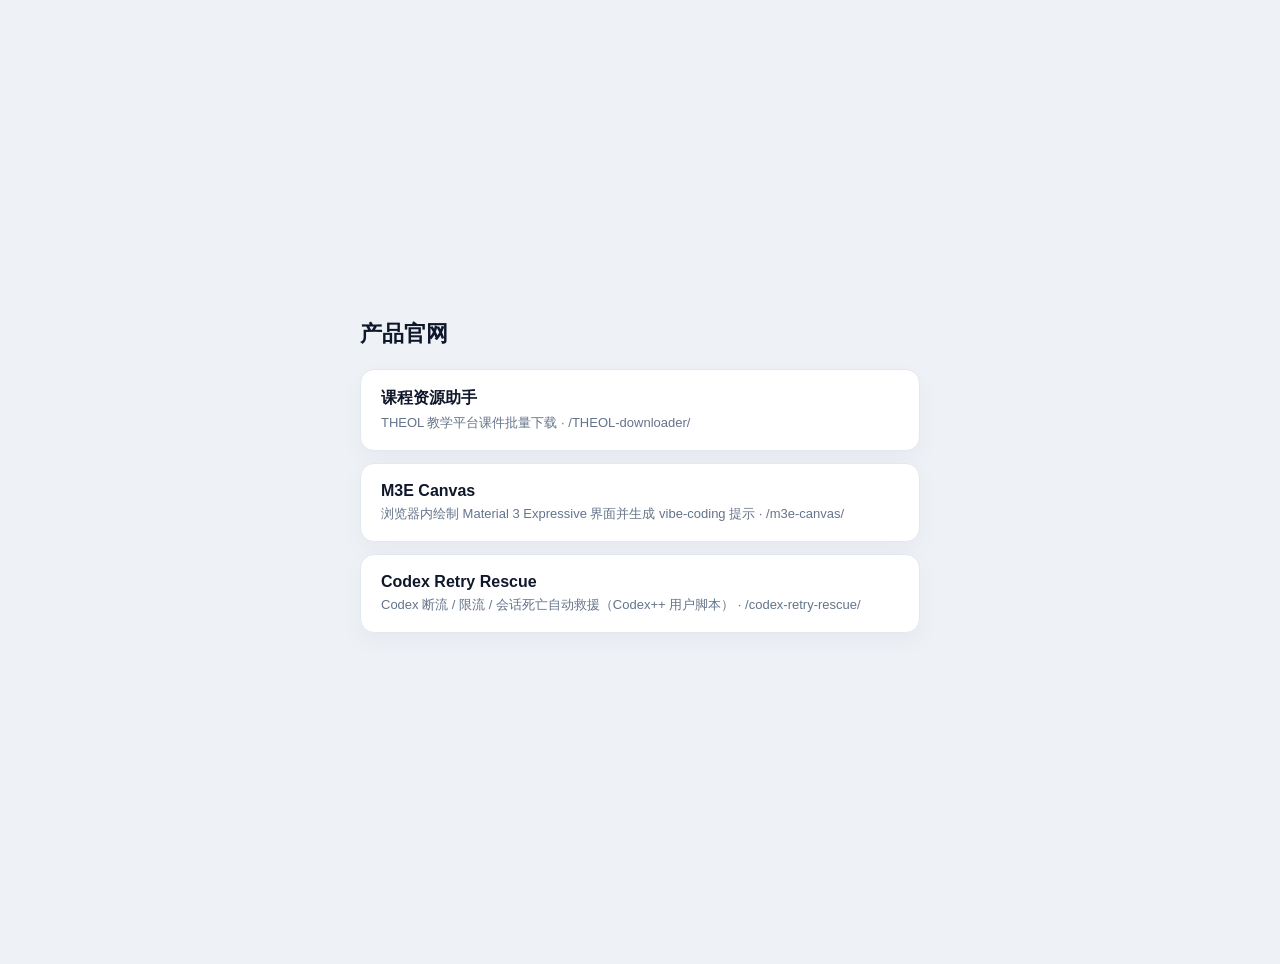
<file: index.html>
<!doctype html>
<html lang="zh-CN">
<head>
<meta charset="utf-8">
<meta name="viewport" content="width=device-width,initial-scale=1">
<title>产品官网导航</title>
<style>
  body {
    margin: 0; min-height: 100vh; display: grid; place-items: center;
    font-family: "Segoe UI", "PingFang SC", "Microsoft YaHei", sans-serif;
    background: #eef2f7; color: #0f172a; padding: 32px 16px;
  }
  main { width: min(560px, 100%); }
  h1 { margin: 0 0 20px; font-size: 22px; }
  a.card {
    display: block; text-decoration: none; color: inherit;
    background: #fff; border: 1px solid #e2e8f0; border-radius: 14px;
    padding: 18px 20px; margin-bottom: 12px;
    box-shadow: 0 8px 24px rgba(15,23,42,.04);
    transition: border-color .15s, transform .15s;
  }
  a.card:hover { border-color: #1d4ed8; transform: translateY(-1px); }
  a.card strong { display: block; font-size: 16px; margin-bottom: 4px; }
  a.card span { color: #64748b; font-size: 13px; }
</style>
</head>
<body>

<main>
  <h1>产品官网</h1>
  <a class="card" href="./THEOL-downloader/">
    <strong>课程资源助手</strong>
    <span>THEOL 教学平台课件批量下载 · /THEOL-downloader/</span>
  </a>
  <a class="card" href="./m3e-canvas/">
    <strong>M3E Canvas</strong>
    <span>浏览器内绘制 Material 3 Expressive 界面并生成 vibe-coding 提示 · /m3e-canvas/</span>
  </a>
  <a class="card" href="./codex-retry-rescue/">
    <strong>Codex Retry Rescue</strong>
    <span>Codex 断流 / 限流 / 会话死亡自动救援（Codex++ 用户脚本） · /codex-retry-rescue/</span>
  </a>
</main>
</body>
</html>
</file>
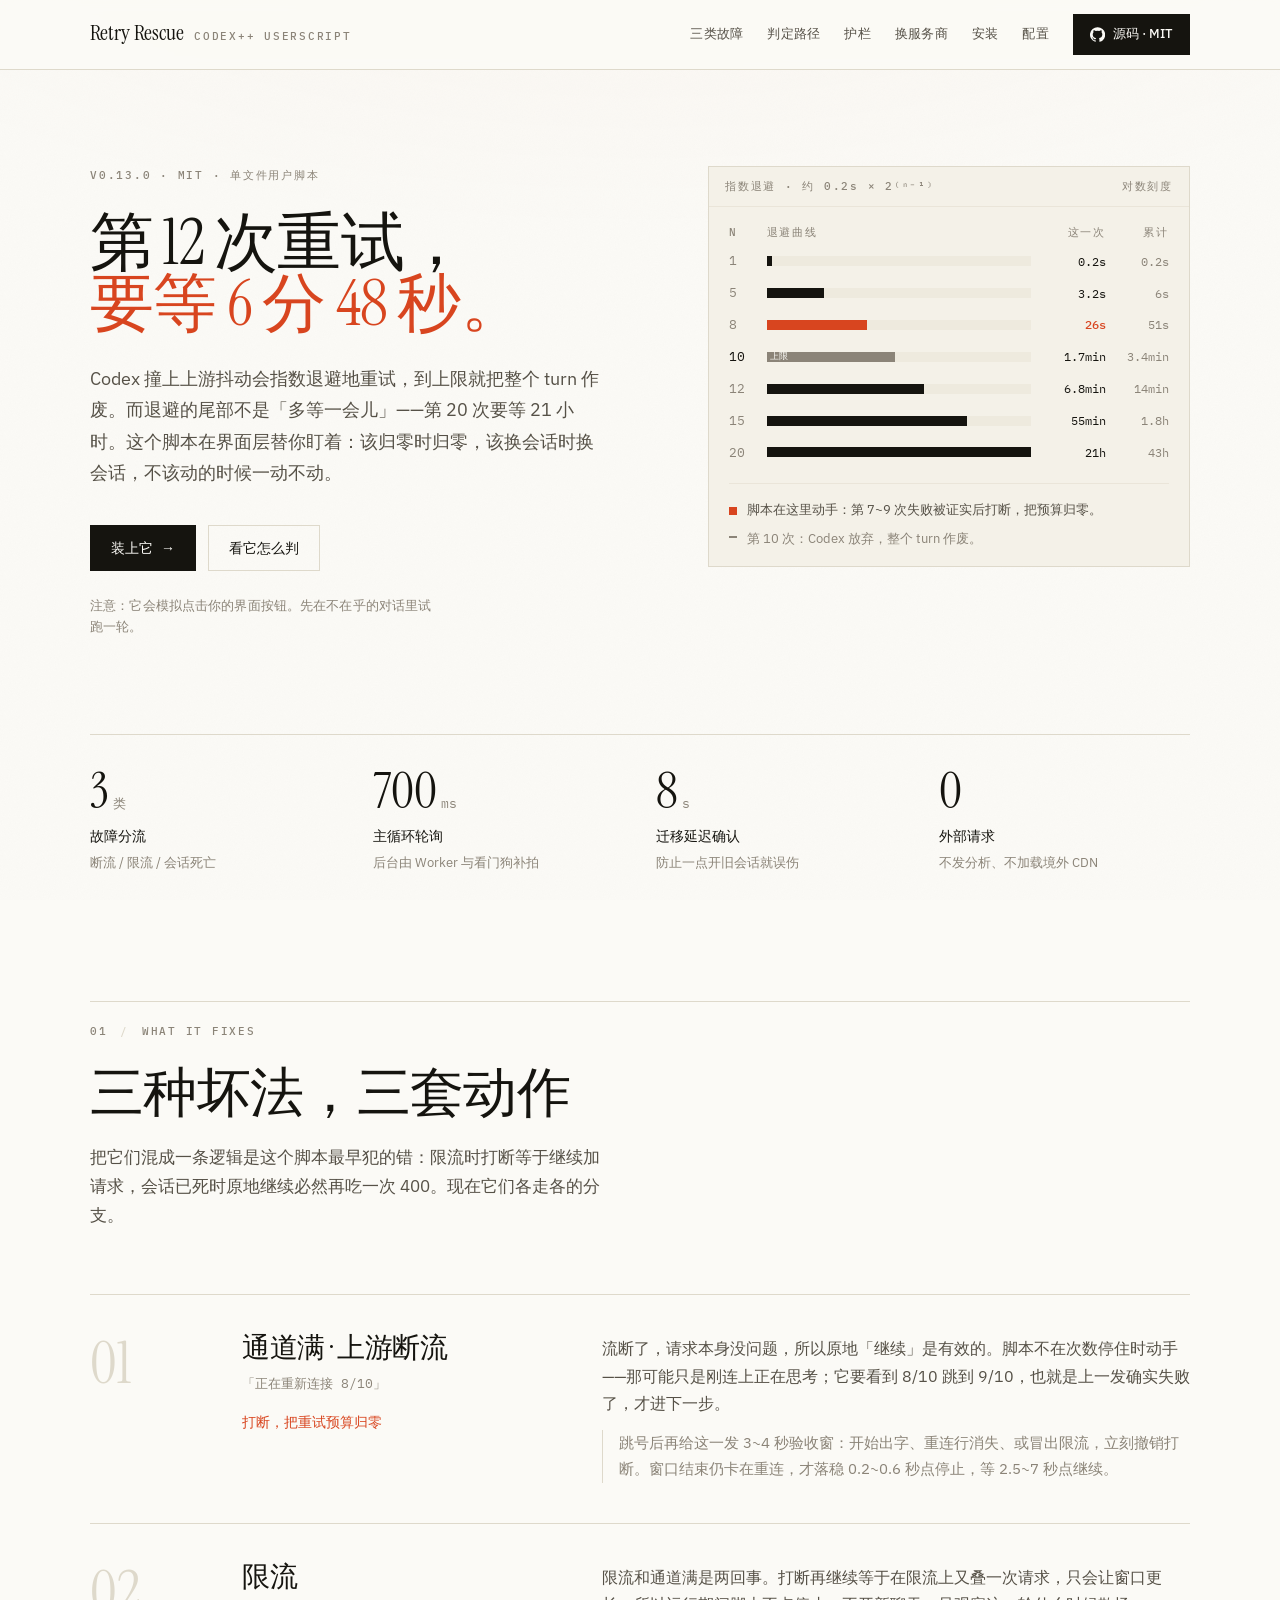
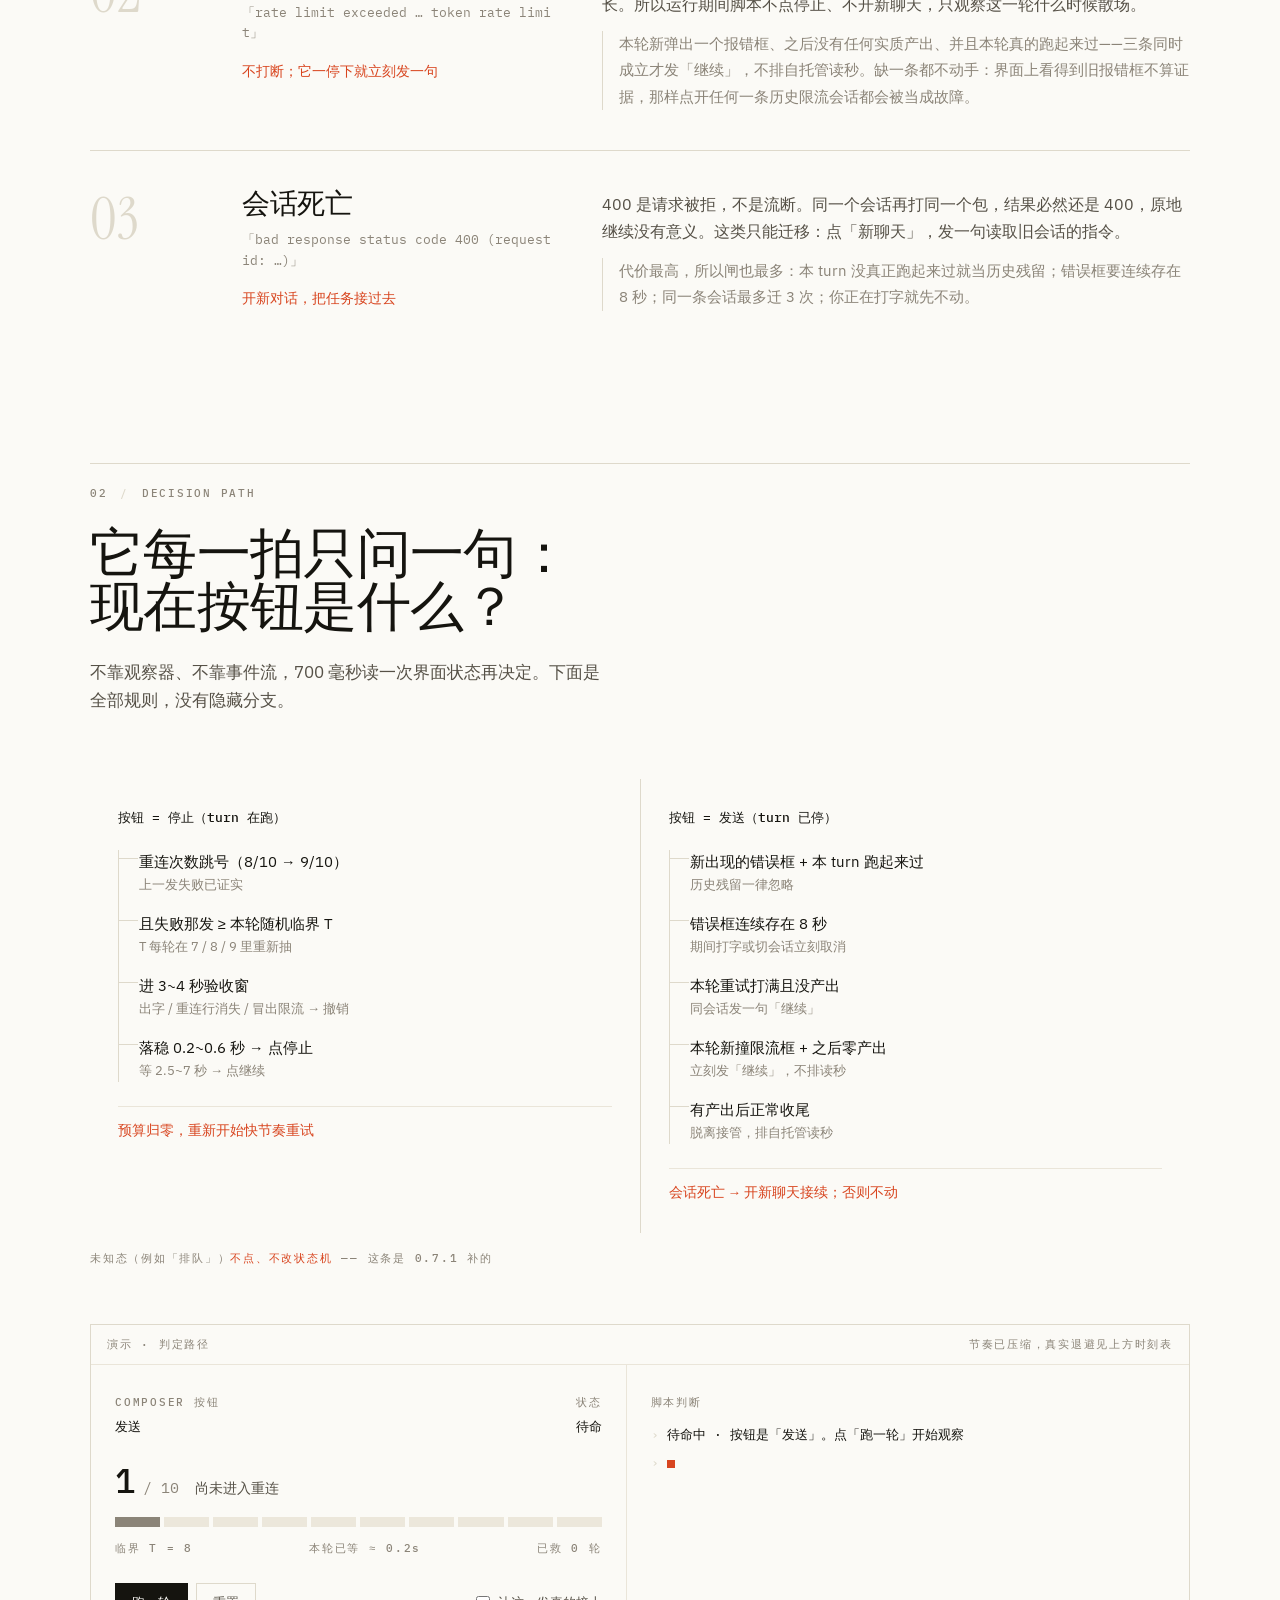
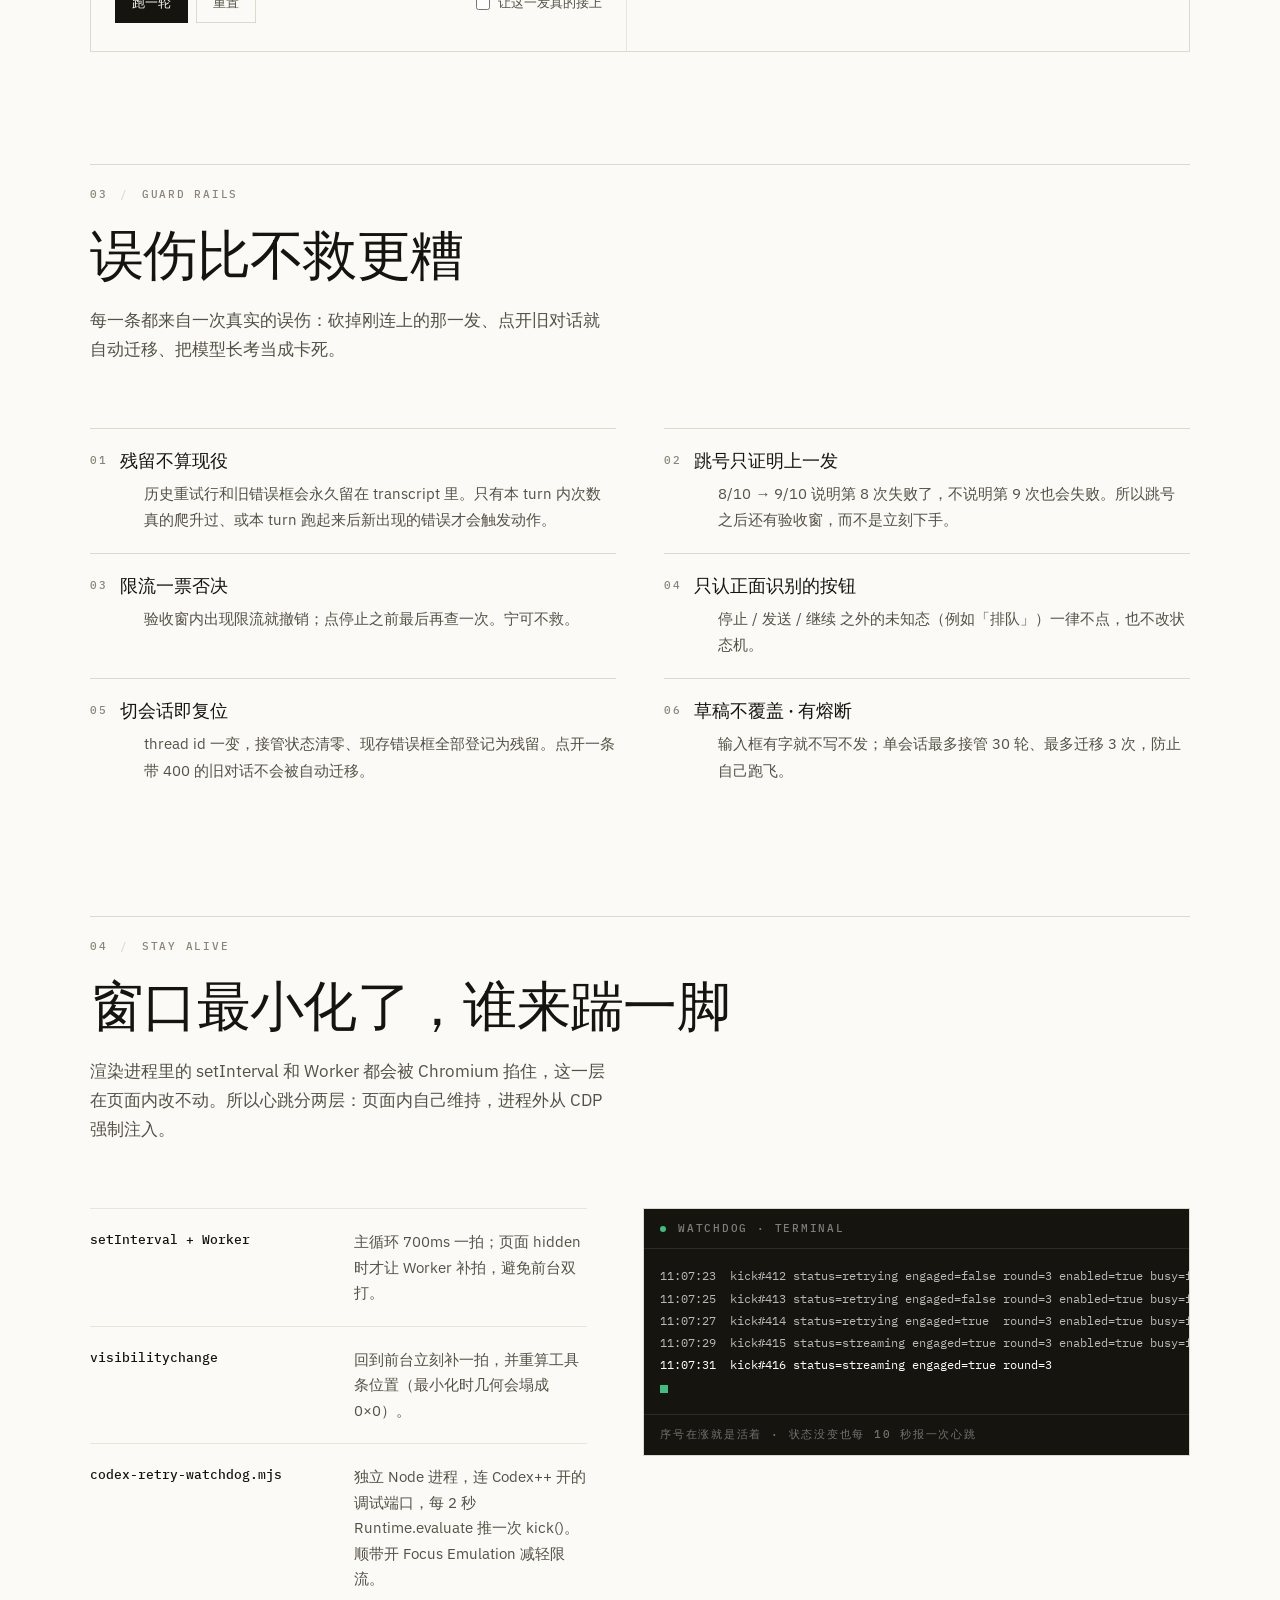
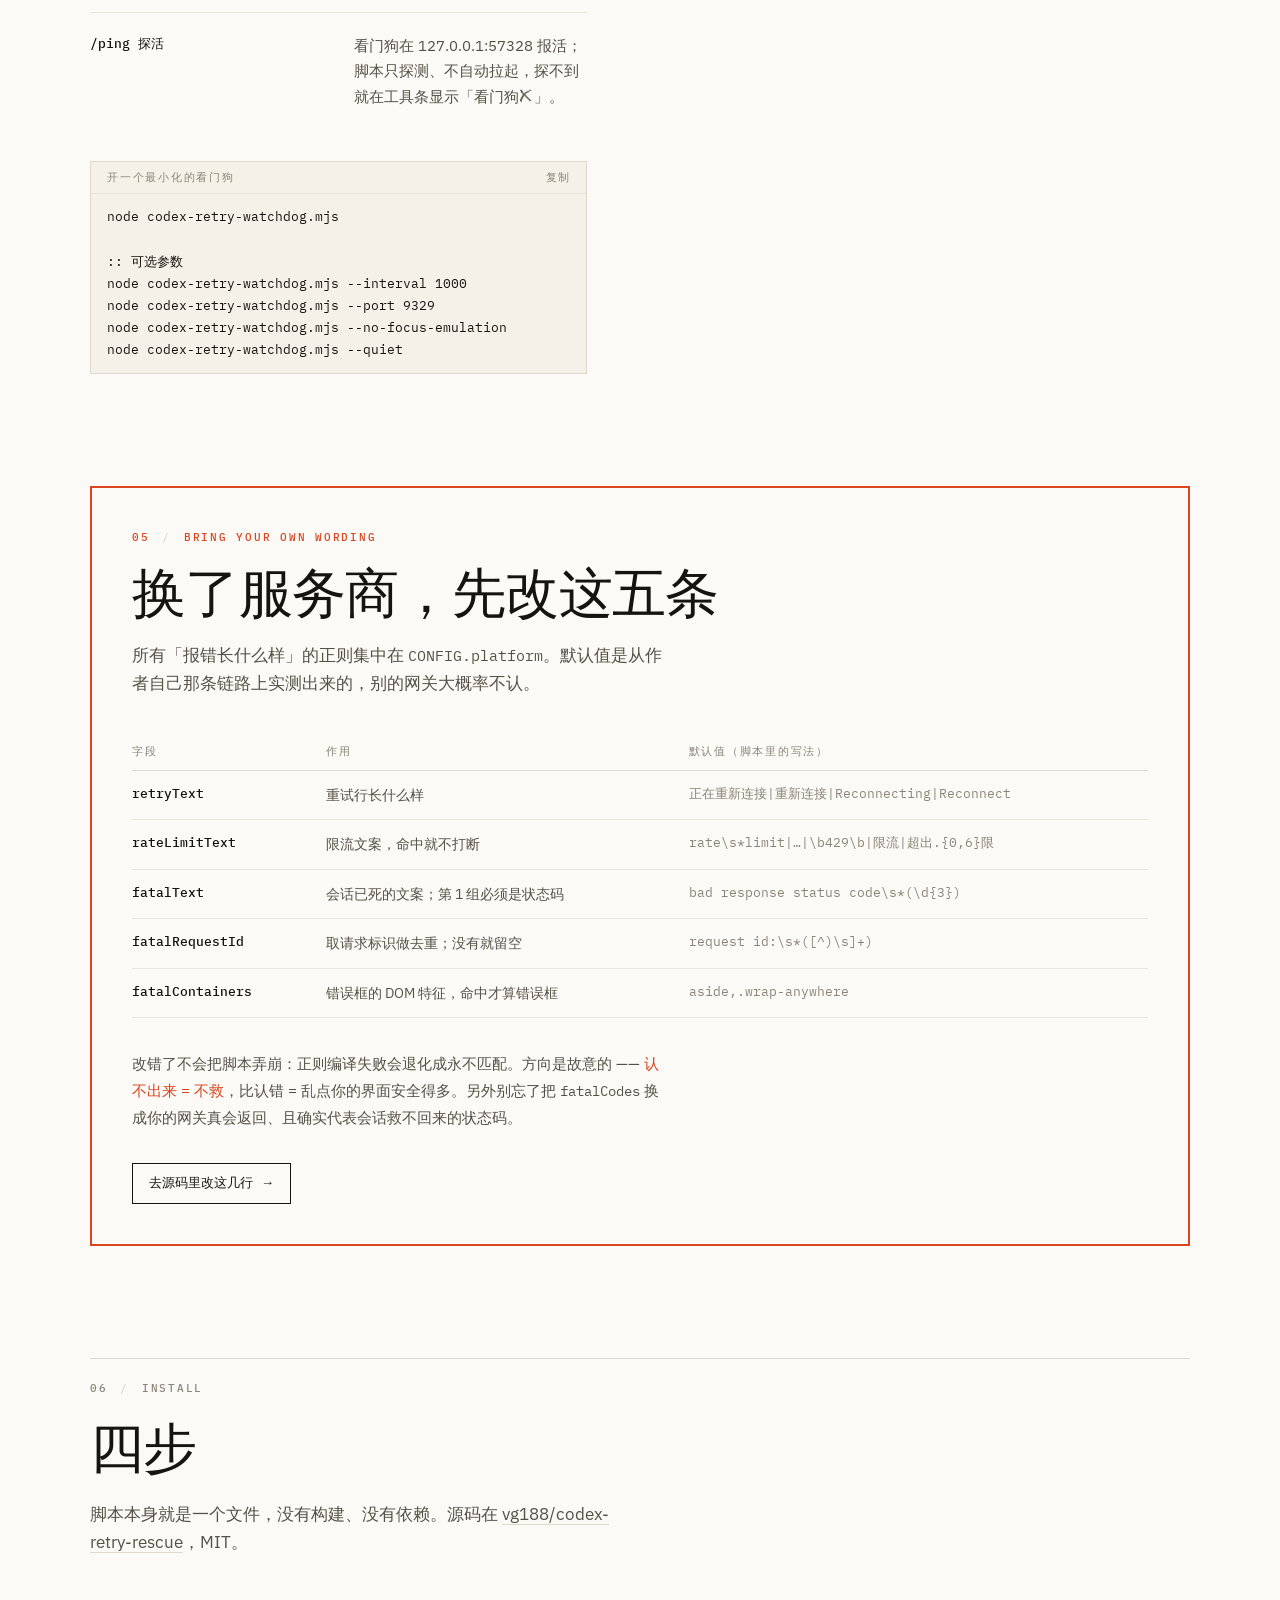
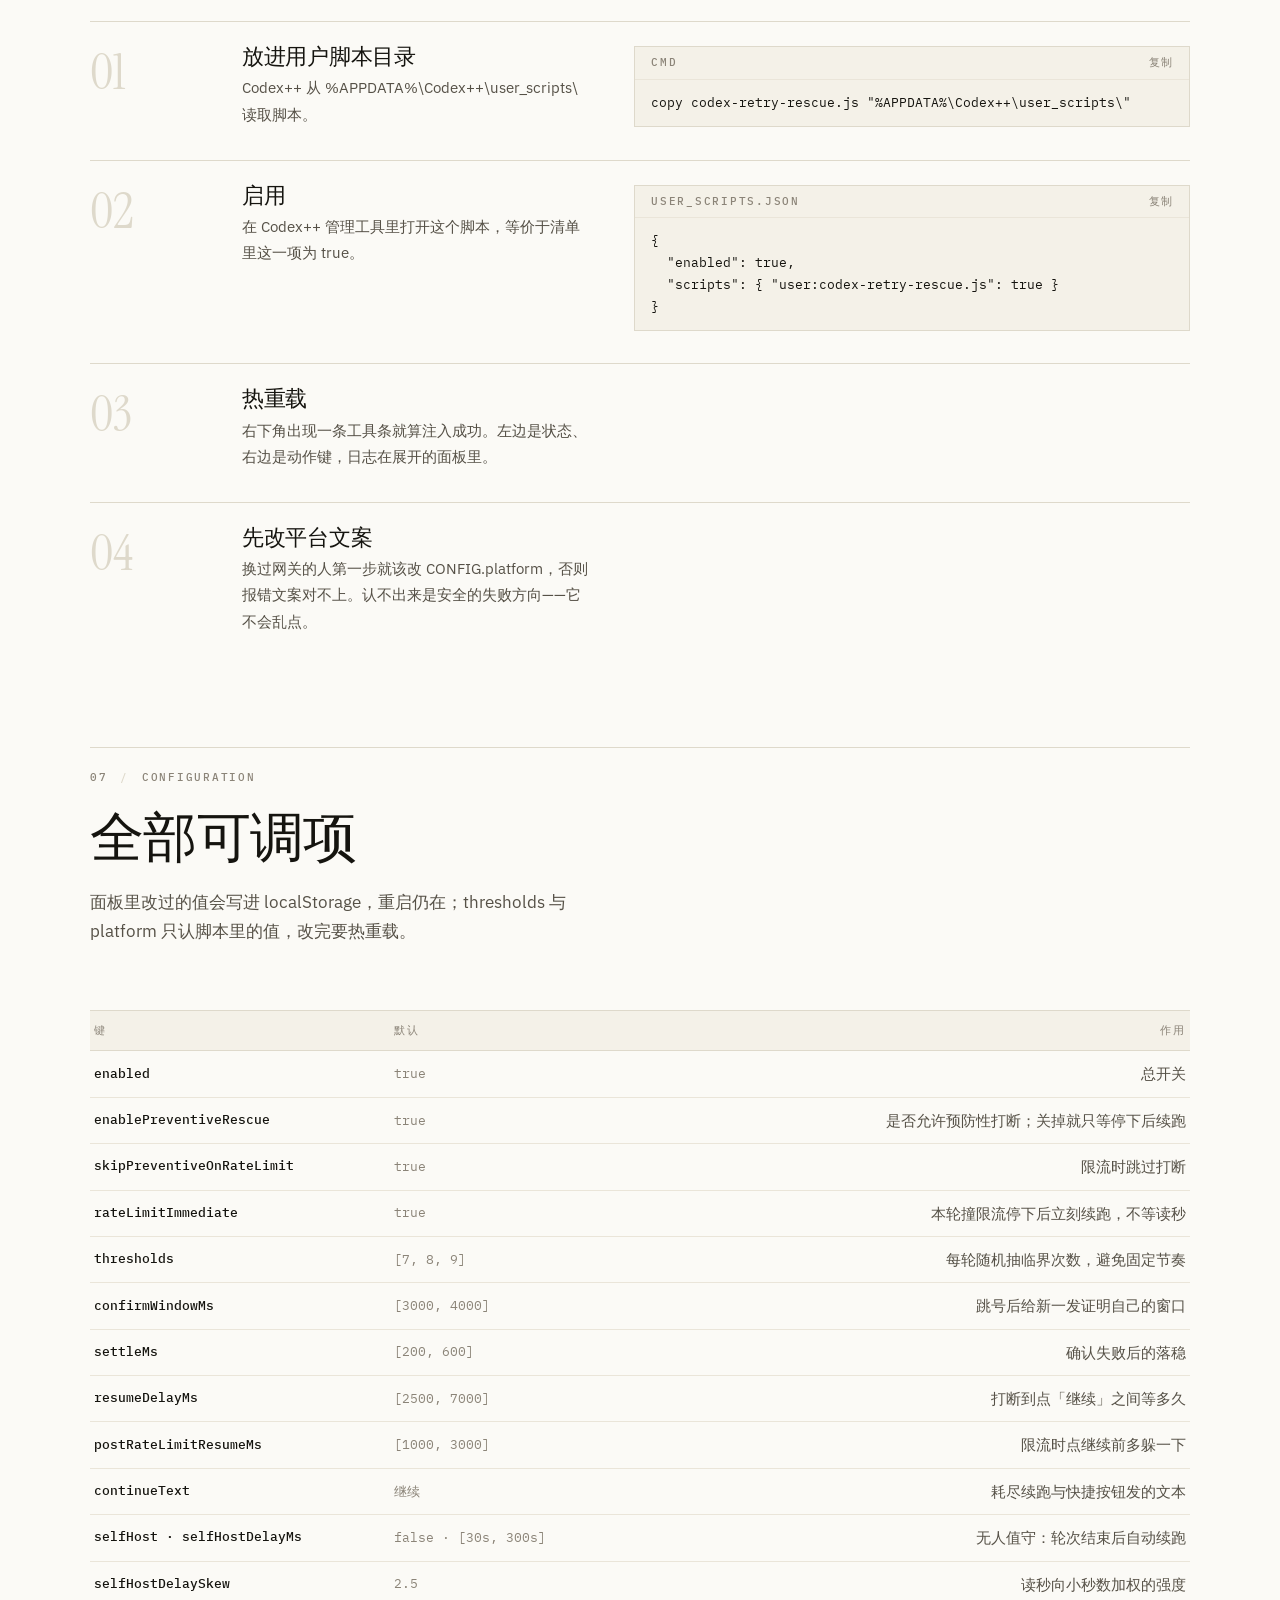
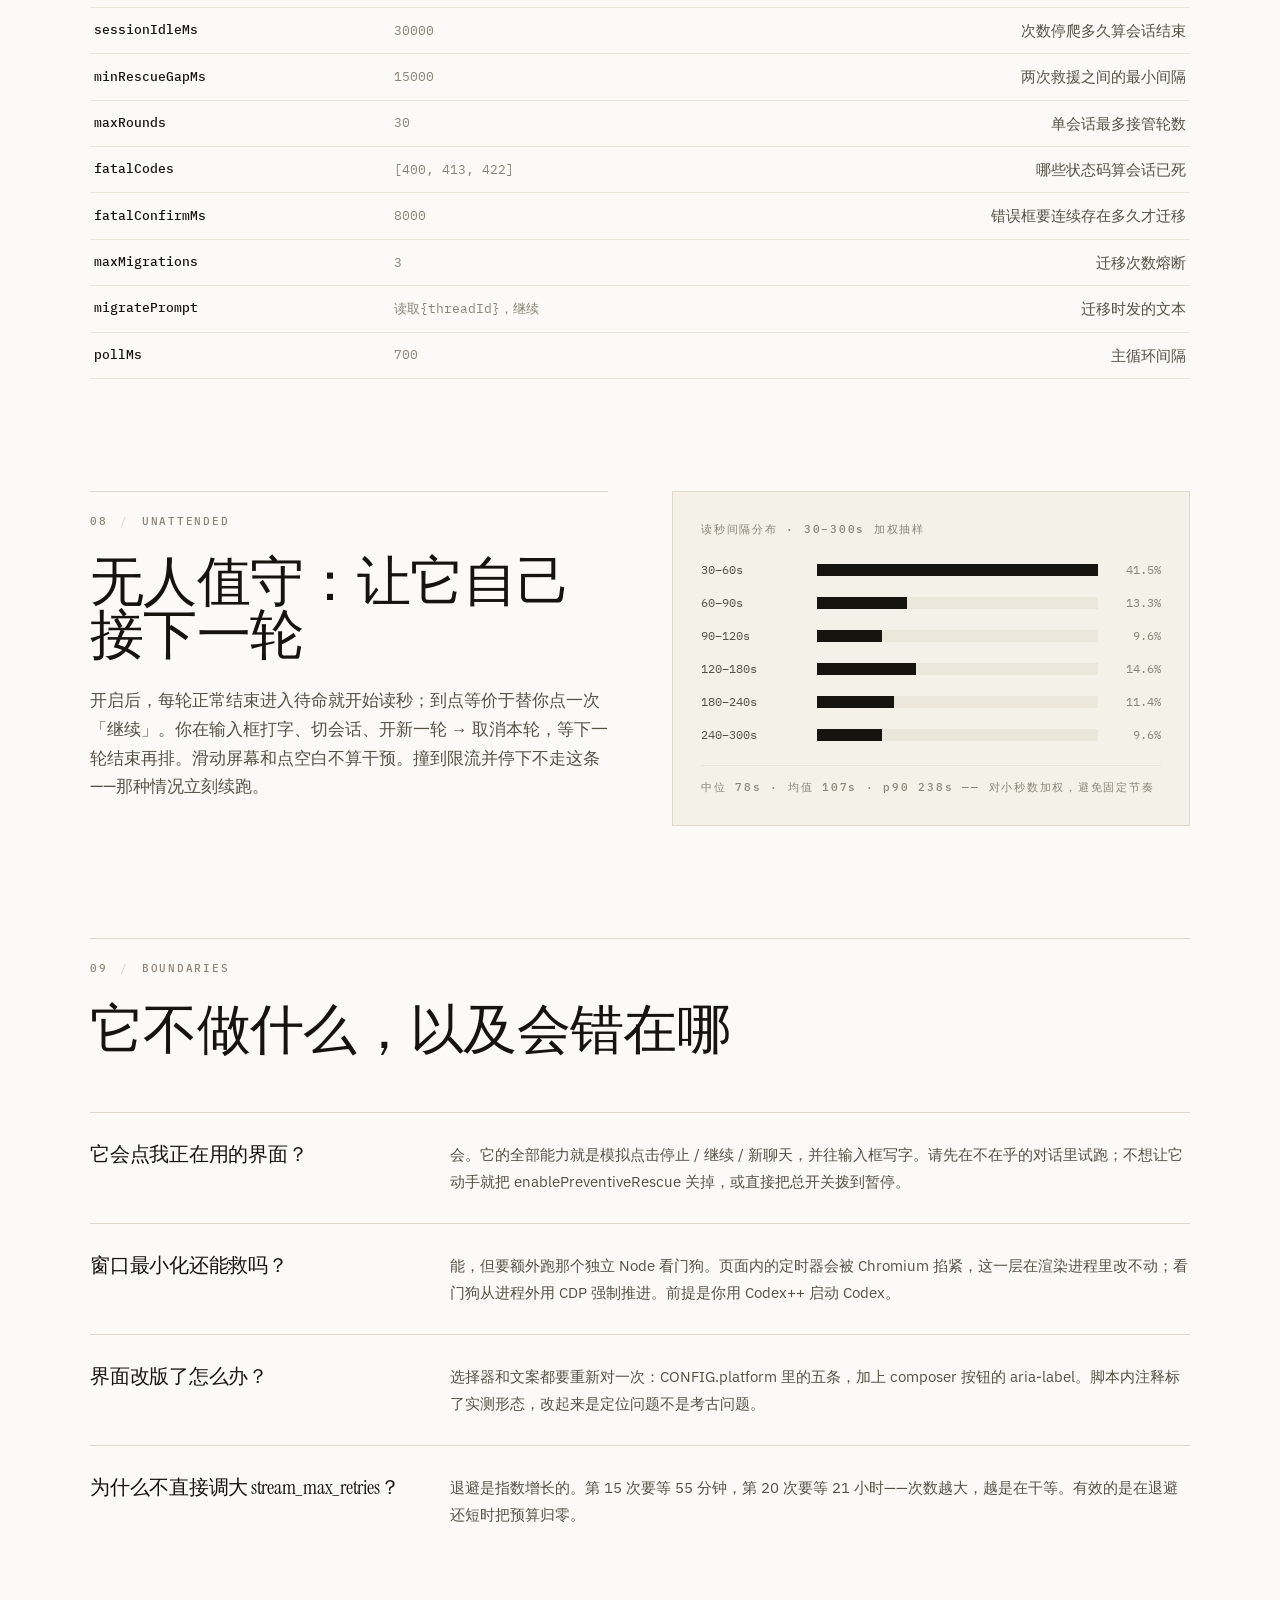
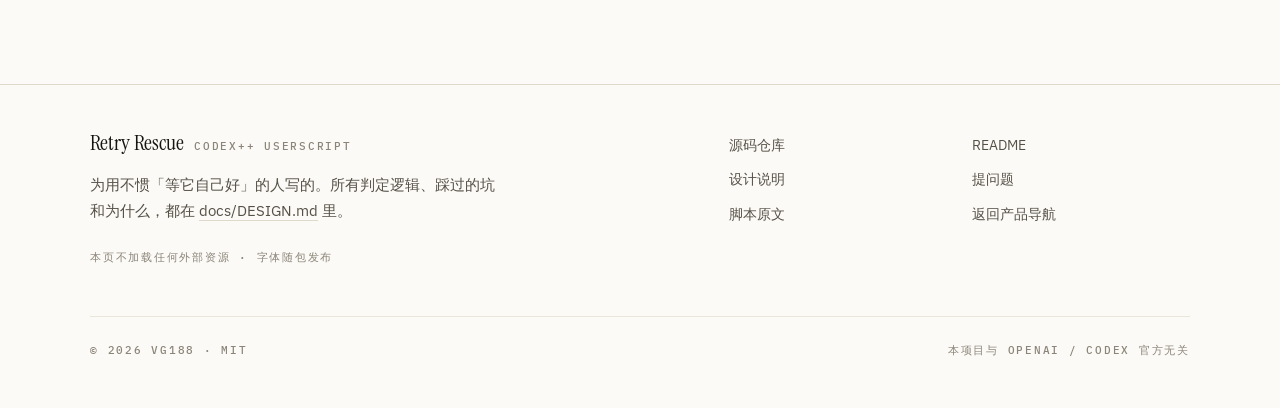
<file: codex-retry-rescue/index.html>
<!doctype html>
<html lang="zh-CN">
  <head>
    <meta charset="utf-8" />
    <meta name="viewport" content="width=device-width, initial-scale=1, viewport-fit=cover" />
    <title>Codex Retry Rescue · 断流自动救援</title>
    <meta
      name="description"
      content="Codex++ 用户脚本：上游断流时把重试预算归零，限流时等耗尽再续跑，400 死会话自动开新对话接续。窗口最小化也有进程外看门狗盯着。"
    />
    <meta name="theme-color" content="#FBFAF6" />
    <meta name="color-scheme" content="light" />
    <meta property="og:type" content="website" />
    <meta property="og:title" content="Codex Retry Rescue · 断流自动救援" />
    <meta
      property="og:description"
      content="第 12 次重试要等 6 分 48 秒，第 20 次要等 21 小时。这个脚本不让你等到那时。"
    />
    <meta property="og:url" content="https://h.yourba.top/codex-retry-rescue/" />
    <link
      rel="icon"
      href="data:image/svg+xml,%3Csvg xmlns='http://www.w3.org/2000/svg' viewBox='0 0 32 32'%3E%3Crect width='32' height='32' rx='7' fill='%2315140F'/%3E%3Cpath d='M16 7v9l6 4' stroke='%23E0522F' stroke-width='2.6' fill='none' stroke-linecap='round'/%3E%3Cpath d='M9 21a8.5 8.5 0 1 1 14 0' stroke='%23F5F2EA' stroke-width='2.2' fill='none' stroke-linecap='round'/%3E%3C/svg%3E"
    />
    <style>html{background:#fbfaf6}</style>
    <script type="module" crossorigin src="/codex-retry-rescue/assets/index-ByORTBIQ.js"></script>
    <link rel="stylesheet" crossorigin href="/codex-retry-rescue/assets/index-f6CwVElE.css">
  </head>
  <body>
    <div id="root"></div>
    <noscript>
      <div style="max-width: 34rem; margin: 15vh auto; padding: 0 1.5rem; font: 400 16px/1.7 sans-serif; color: #15140f">
        <p style="font-weight: 600">Codex Retry Rescue</p>
        <p>本站点需要 JavaScript 才能渲染完整内容。项目说明与源码见 GitHub：<a href="https://github.com/vg188/codex-retry-rescue">vg188/codex-retry-rescue</a></p>
      </div>
    </noscript>
  </body>
</html>
</file>
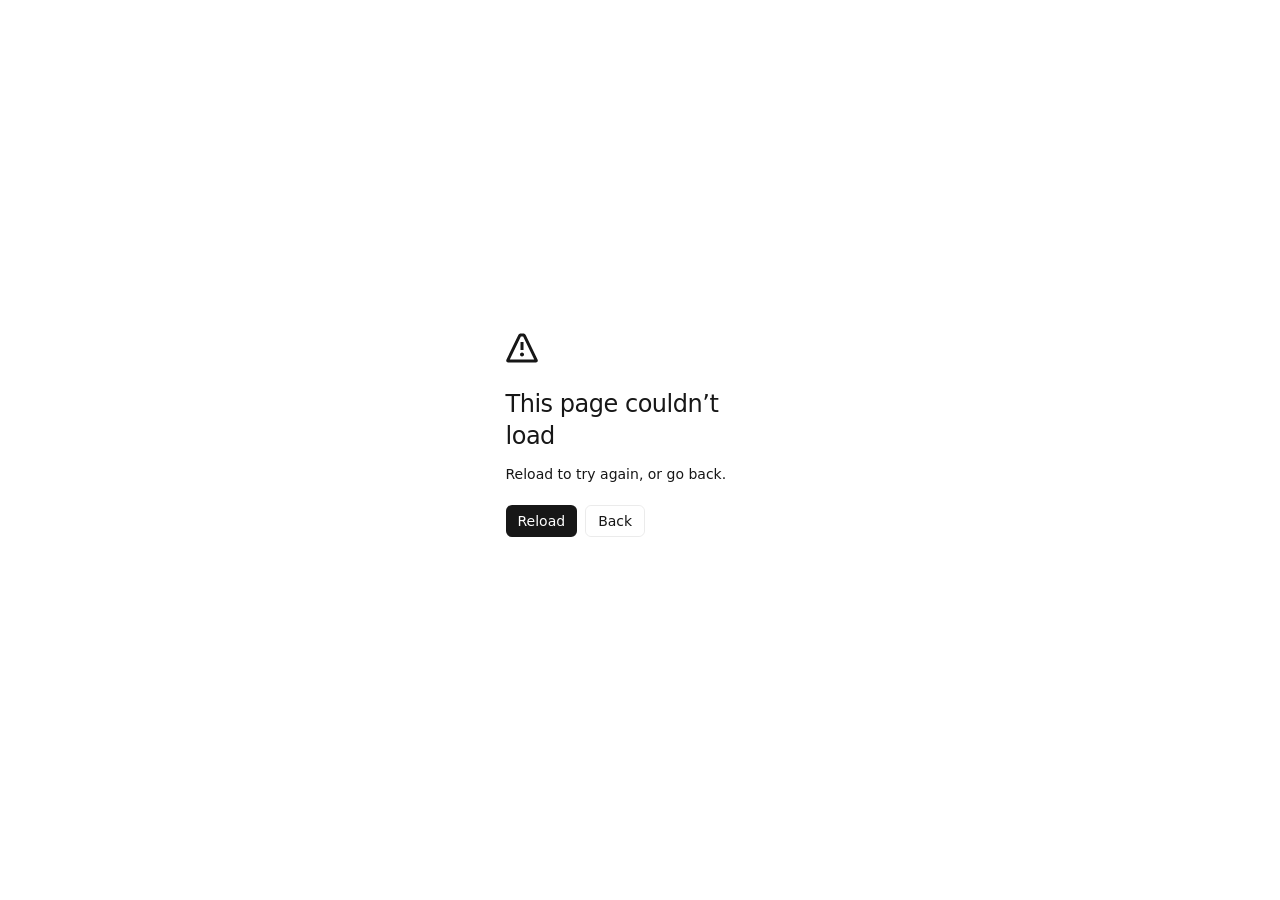
<file: m3e-canvas/index.html>
<!DOCTYPE html><html lang="ja"><head><meta charSet="utf-8"/><meta name="viewport" content="width=device-width, initial-scale=1, viewport-fit=cover"/><link rel="stylesheet" href="/m3e-canvas/_next/static/chunks/3molxmgjzhesj.css" data-precedence="next"/><link rel="preload" as="script" fetchPriority="low" href="/m3e-canvas/_next/static/chunks/09lgyggnhjlha.js"/><script src="/m3e-canvas/_next/static/chunks/0nl8mee35q2wy.js" async=""></script><script src="/m3e-canvas/_next/static/chunks/1_63ydbg9akdz.js" async=""></script><script src="/m3e-canvas/_next/static/chunks/turbopack-1-40-3unv4xgl.js" async=""></script><script src="/m3e-canvas/_next/static/chunks/0h2qsuyze9ds1.js" async=""></script><script src="/m3e-canvas/_next/static/chunks/390cocl4lgtjm.js" async=""></script><script src="/m3e-canvas/_next/static/chunks/3xs_3wq23yms-.js" async=""></script><link rel="preload" href="/m3e-canvas/fonts/roboto.css" as="style"/><link rel="preload" href="/m3e-canvas/fonts/material-symbols-rounded.css" as="style"/><meta name="theme-color" content="#6750A4"/><title>M3E Canvas</title><meta name="description" content="Sketch Material 3 Expressive screens in the browser and turn them into vibe-coding prompts. / Material 3 Expressive の画面をブラウザで組み立てて、そのままプロンプトに。"/><meta name="application-name" content="M3E Canvas"/><link rel="manifest" href="/m3e-canvas/manifest.webmanifest"/><link rel="canonical" href="https://lnkiai.github.io/m3e-canvas/"/><meta property="og:title" content="M3E Canvas"/><meta property="og:description" content="Design Material 3 Expressive screens, link them, preview them, and copy a prompt for your AI coding tool."/><meta property="og:image" content="https://lnkiai.github.io/m3e-canvas/og.png"/><meta property="og:type" content="website"/><meta name="twitter:card" content="summary_large_image"/><meta name="twitter:title" content="M3E Canvas"/><meta name="twitter:description" content="Design Material 3 Expressive screens, link them, preview them, and copy a prompt for your AI coding tool."/><meta name="twitter:image" content="https://lnkiai.github.io/m3e-canvas/og.png"/><link rel="icon" href="/m3e-canvas/icon.svg?icon.3_74n930qk0rn.svg" sizes="any" type="image/svg+xml"/><link rel="apple-touch-icon" href="/m3e-canvas/apple-icon.png?apple-icon.2fvp693cm-nlh.png" sizes="180x180" type="image/png"/><script>try{var u=JSON.parse(localStorage.getItem('m3e:ui')||'null')||{};var s=document.documentElement.style;var n=function(v){return typeof v==='number'&&isFinite(v)};if(u.leftOpen===false)s.setProperty('--skel-left','52px');else if(n(u.leftW))s.setProperty('--skel-left',Math.min(480,Math.max(296,u.leftW))+'px');if(u.rightOpen===false)s.setProperty('--skel-right','0px');else if(n(u.rightW))s.setProperty('--skel-right',Math.min(480,Math.max(280,u.rightW))+'px');var b=u.boot||{};var ok=function(c){return typeof c==='string'&&/^#[0-9a-fA-F]{6}$/.test(c)};['surface','container','low','high','primary','canvas'].forEach(function(k){if(ok(b[k]))s.setProperty('--skel-'+k,b[k])});}catch(e){}</script><link rel="stylesheet" href="/m3e-canvas/fonts/roboto.css"/><link rel="stylesheet" href="/m3e-canvas/fonts/material-symbols-rounded.css"/><script src="/m3e-canvas/_next/static/chunks/0cz1d0mv5g_q7.js" noModule=""></script></head><body style="font-family:Roboto, system-ui, sans-serif"><div hidden=""><!--$--><!--/$--></div><div class="m3e-boot" aria-busy="true" aria-hidden="false"><div class="m3e-skel" aria-hidden="true"><aside class="m3e-skel-left"><div class="m3e-skel-rail"><div style="width:40px;height:40px;display:grid;place-items:center"><svg width="32" height="32" viewBox="0 0 144 144" aria-hidden="true" style="display:block;flex:0 0 auto"><path fill="var(--skel-primary)" d="M56.3679 6.02002C57.1442 5.3783 57.5324 5.05744 57.8867 4.78656C66.2354 -1.59552 77.7646 -1.59552 86.1133 4.78656C86.4676 5.05744 86.8558 5.3783 87.6321 6.02002C87.9786 6.30648 88.1519 6.44971 88.3233 6.58606C92.2522 9.71203 97.0693 11.4835 102.068 11.6405C102.286 11.6473 102.51 11.6501 102.957 11.6558C103.96 11.6684 104.462 11.6747 104.906 11.6973C115.361 12.2303 124.193 19.7179 126.528 30.0289C126.627 30.4666 126.721 30.9644 126.907 31.9602C126.99 32.4047 127.032 32.627 127.076 32.8427C128.097 37.789 130.661 42.2744 134.39 45.6409C134.552 45.7878 134.722 45.9353 135.062 46.2304C135.822 46.8914 136.202 47.2219 136.528 47.5275C144.198 54.7262 146.2 66.1979 141.429 75.6132C141.227 76.0128 140.981 76.4547 140.49 77.3386C140.271 77.7332 140.162 77.9304 140.059 78.1246C137.694 82.5768 136.804 87.6775 137.519 92.6782C137.55 92.8964 137.586 93.1196 137.658 93.5661C137.82 94.5662 137.901 95.0663 137.956 95.5117C139.252 106.008 133.488 116.096 123.843 120.21C123.434 120.385 122.965 120.564 122.026 120.922C121.608 121.082 121.398 121.162 121.196 121.244C116.552 123.119 112.625 126.448 109.991 130.743C109.876 130.93 109.762 131.125 109.533 131.514C109.021 132.385 108.765 132.821 108.523 133.198C102.839 142.08 92.0048 146.064 81.9992 142.952C81.5745 142.82 81.1011 142.652 80.1544 142.318C79.7318 142.168 79.5205 142.094 79.3133 142.025C74.5631 140.445 69.4369 140.445 64.6867 142.025C64.4795 142.094 64.2682 142.168 63.8456 142.318C62.8989 142.652 62.4255 142.82 62.0008 142.952C51.9952 146.064 41.1613 142.08 35.4766 133.198C35.2353 132.821 34.9791 132.385 34.4669 131.514C34.2382 131.125 34.1239 130.93 34.009 130.743C31.3752 126.448 27.4482 123.119 22.8044 121.244C22.6018 121.162 22.3924 121.082 21.9736 120.922C21.0354 120.564 20.5663 120.385 20.1569 120.21C10.5122 116.096 4.74763 106.008 6.04367 95.5117C6.09868 95.0663 6.17963 94.5662 6.34151 93.5661C6.41377 93.1196 6.4499 92.8964 6.48109 92.6783C7.19603 87.6775 6.30587 82.5768 3.94121 78.1246C3.83807 77.9304 3.72855 77.7332 3.50951 77.3386C3.01883 76.4547 2.77349 76.0128 2.57099 75.6132C-2.19995 66.1979 -0.197931 54.7262 7.47248 47.5275C7.79804 47.2219 8.17819 46.8914 8.93848 46.2304C9.27787 45.9353 9.44757 45.7878 9.61023 45.6409C13.3394 42.2744 15.9025 37.789 16.9235 32.8427C16.9681 32.627 17.0097 32.4047 17.0929 31.9602C17.2793 30.9644 17.3725 30.4666 17.4717 30.0289C19.8069 19.7179 28.6387 12.2303 39.0944 11.6973C39.5382 11.6747 40.0397 11.6684 41.0426 11.6558C41.4903 11.6501 41.7142 11.6473 41.9322 11.6405C46.9307 11.4835 51.7478 9.71203 55.6767 6.58606C55.8481 6.44971 56.0214 6.30648 56.3679 6.02002Z"></path><path fill="#FFFFFF" transform="translate(72 74) scale(1.35) translate(-32 -32)" d="M32 14 16 24l16 10 16-10-16-10zm-11.6 15.4L16 32l16 10 16-10-4.4-2.6L32 36.6l-11.6-7.2zm0 8L16 40l16 10 16-10-4.4-2.6L32 44.6l-11.6-7.2z"></path></svg></div><div style="height:6px"></div><div style="width:44px;height:44px;display:grid;place-items:center;margin-top:6px"><span class="m3e-bone" style="width:26px;height:26px;border-radius:13px"></span></div><div style="width:44px;height:44px;display:grid;place-items:center;margin-top:6px"><span class="m3e-bone" style="width:26px;height:26px;border-radius:13px"></span></div><div style="width:44px;height:44px;display:grid;place-items:center;margin-top:16px"><span class="m3e-bone" style="width:26px;height:26px;border-radius:13px"></span></div><div style="width:44px;height:44px;display:grid;place-items:center;margin-top:6px"><span class="m3e-bone" style="width:26px;height:26px;border-radius:13px"></span></div><div style="width:44px;height:44px;display:grid;place-items:center;margin-top:6px"><span class="m3e-bone" style="width:26px;height:26px;border-radius:13px"></span></div><div style="width:44px;height:44px;display:grid;place-items:center;margin-top:6px"><span class="m3e-bone" style="width:26px;height:26px;border-radius:13px"></span></div><div style="width:44px;height:44px;display:grid;place-items:center;margin-top:16px"><span class="m3e-bone" style="width:26px;height:26px;border-radius:13px"></span></div><span style="flex:1"></span><div style="width:44px;height:44px;display:grid;place-items:center"><span class="m3e-bone" style="width:26px;height:26px;border-radius:13px"></span></div><div style="width:44px;height:44px;display:grid;place-items:center"><span class="m3e-bone" style="width:26px;height:26px;border-radius:13px"></span></div></div><div class="m3e-skel-panel"><div style="display:flex;align-items:center;gap:8px;padding:16px 14px 8px"><span class="m3e-bone" style="width:40px;height:14px;border-radius:7px"></span><span style="flex:1"></span><span class="m3e-bone" style="width:24px;height:24px;border-radius:6px"></span></div><div style="padding:6px 12px 10px"><span class="m3e-bone" style="width:100%;height:40px;border-radius:20px"></span></div><div style="display:flex;align-items:center;gap:8px;padding:8px 14px 8px 14px"><span class="m3e-bone" style="width:18px;height:18px;border-radius:5px"></span><span class="m3e-bone" style="width:72px;height:12px;border-radius:6px"></span><span style="flex:1"></span><span class="m3e-bone" style="width:18px;height:18px;border-radius:9px"></span></div><div style="display:grid;grid-template-columns:repeat(2, 1fr);gap:8px;padding:6px 12px 14px"><span class="m3e-bone" style="width:100%;height:72px;border-radius:12px"></span><span class="m3e-bone" style="width:100%;height:72px;border-radius:12px"></span><span class="m3e-bone" style="width:100%;height:72px;border-radius:12px"></span><span class="m3e-bone" style="width:100%;height:72px;border-radius:12px"></span><span class="m3e-bone" style="width:100%;height:72px;border-radius:12px"></span></div><div style="display:flex;align-items:center;gap:8px;padding:8px 14px 8px 14px"><span class="m3e-bone" style="width:18px;height:18px;border-radius:5px"></span><span class="m3e-bone" style="width:72px;height:12px;border-radius:6px"></span><span style="flex:1"></span><span class="m3e-bone" style="width:18px;height:18px;border-radius:9px"></span></div><div style="display:grid;grid-template-columns:repeat(2, 1fr);gap:8px;padding:6px 12px 14px"><span class="m3e-bone" style="width:100%;height:72px;border-radius:12px"></span><span class="m3e-bone" style="width:100%;height:72px;border-radius:12px"></span><span class="m3e-bone" style="width:100%;height:72px;border-radius:12px"></span><span class="m3e-bone" style="width:100%;height:72px;border-radius:12px"></span><span class="m3e-bone" style="width:100%;height:72px;border-radius:12px"></span><span class="m3e-bone" style="width:100%;height:72px;border-radius:12px"></span></div><div style="display:flex;align-items:center;gap:8px;padding:8px 14px 8px 14px"><span class="m3e-bone" style="width:18px;height:18px;border-radius:5px"></span><span class="m3e-bone" style="width:72px;height:12px;border-radius:6px"></span><span style="flex:1"></span><span class="m3e-bone" style="width:18px;height:18px;border-radius:9px"></span></div><div style="display:grid;grid-template-columns:repeat(2, 1fr);gap:8px;padding:6px 12px 14px"><span class="m3e-bone" style="width:100%;height:72px;border-radius:12px"></span><span class="m3e-bone" style="width:100%;height:72px;border-radius:12px"></span><span class="m3e-bone" style="width:100%;height:72px;border-radius:12px"></span><span class="m3e-bone" style="width:100%;height:72px;border-radius:12px"></span></div></div></aside><main class="m3e-skel-main"><div class="m3e-skel-canvas"><div class="m3e-skel-tools m3e-skel-desk"><span class="m3e-skel-pill"><span class="m3e-bone" style="width:40px;height:40px;border-radius:20px"></span><span class="m3e-bone" style="width:40px;height:40px;border-radius:20px"></span></span><span class="m3e-skel-pill"><span class="m3e-bone" style="width:40px;height:40px;border-radius:20px"></span><span class="m3e-bone" style="width:40px;height:40px;border-radius:20px"></span></span><span class="m3e-skel-pill"><span class="m3e-bone" style="width:40px;height:40px;border-radius:20px"></span><span class="m3e-bone" style="width:40px;height:40px;border-radius:20px"></span><span class="m3e-bone" style="width:40px;height:40px;border-radius:20px"></span><span class="m3e-bone" style="width:40px;height:40px;border-radius:20px"></span></span></div><div class="m3e-skel-tools m3e-skel-mobile"><span class="m3e-skel-pill"><span class="m3e-bone" style="width:42px;height:42px;border-radius:21px"></span><span class="m3e-bone" style="width:42px;height:42px;border-radius:21px"></span><span class="m3e-bone" style="width:42px;height:42px;border-radius:21px"></span><span class="m3e-bone" style="width:42px;height:42px;border-radius:21px"></span><span class="m3e-bone" style="width:42px;height:42px;border-radius:21px"></span><span class="m3e-bone" style="width:112px;height:42px;border-radius:21px;background:var(--skel-primary);opacity:0.9"></span></span></div><span class="m3e-skel-mobile"><span class="m3e-bone" style="width:180px;height:10px;border-radius:5px;position:absolute;left:50%;top:84px;transform:translateX(-50%)"></span></span><span class="m3e-skel-desk"><span class="m3e-skel-pill" style="position:absolute;left:22px;bottom:22px"><span class="m3e-bone" style="width:104px;height:40px;border-radius:20px;background:var(--skel-primary);opacity:0.9"></span></span><span class="m3e-skel-pill" style="position:absolute;right:22px;bottom:22px"><span class="m3e-bone" style="width:40px;height:40px;border-radius:20px"></span><span class="m3e-bone" style="width:40px;height:40px;border-radius:20px"></span><span class="m3e-bone" style="width:40px;height:40px;border-radius:20px"></span></span></span><span class="m3e-skel-mobile"><span class="m3e-bone" style="width:56px;height:56px;border-radius:18px;background:var(--skel-primary);position:absolute;right:22px;bottom:22px;opacity:0.9"></span></span></div></main><aside class="m3e-skel-right"><div class="m3e-skel-panel" style="display:flex;flex-direction:column"><div style="display:flex;align-items:center;gap:8px;padding:20px 20px 8px 16px"><span class="m3e-bone" style="width:56px;height:40px;border-radius:20px;background:var(--skel-primary);opacity:0.9"></span><span class="m3e-bone" style="width:auto;height:40px;border-radius:20px;flex:1"></span><span class="m3e-bone" style="width:24px;height:24px;border-radius:6px;margin:0 10px"></span></div><div style="flex:1;display:grid;place-items:center"><span class="m3e-bone" style="width:44px;height:44px;border-radius:22px"></span></div></div></aside></div></div><!--$--><!--/$--><script src="/m3e-canvas/_next/static/chunks/09lgyggnhjlha.js" id="_R_" async=""></script><script>(self.__next_f=self.__next_f||[]).push([0])</script><script>self.__next_f.push([1,"1:\"$Sreact.fragment\"\n2:I[39756,[\"/m3e-canvas/_next/static/chunks/0h2qsuyze9ds1.js\"],\"default\"]\n3:I[37457,[\"/m3e-canvas/_next/static/chunks/0h2qsuyze9ds1.js\"],\"default\"]\n4:I[47257,[\"/m3e-canvas/_next/static/chunks/0h2qsuyze9ds1.js\"],\"ClientPageRoot\"]\n5:I[31713,[\"/m3e-canvas/_next/static/chunks/0h2qsuyze9ds1.js\",\"/m3e-canvas/_next/static/chunks/390cocl4lgtjm.js\",\"/m3e-canvas/_next/static/chunks/3xs_3wq23yms-.js\"],\"default\"]\n8:I[97367,[\"/m3e-canvas/_next/static/chunks/0h2qsuyze9ds1.js\"],\"OutletBoundary\"]\n9:\"$Sreact.suspense\"\nb:I[97367,[\"/m3e-canvas/_next/static/chunks/0h2qsuyze9ds1.js\"],\"ViewportBoundary\"]\nd:I[97367,[\"/m3e-canvas/_next/static/chunks/0h2qsuyze9ds1.js\"],\"MetadataBoundary\"]\nf:I[68027,[\"/m3e-canvas/_next/static/chunks/0h2qsuyze9ds1.js\"],\"default\",1]\n:HL[\"/m3e-canvas/_next/static/chunks/3molxmgjzhesj.css\",\"style\"]\n:HL[\"/m3e-canvas/fonts/roboto.css\",\"style\"]\n:HL[\"/m3e-canvas/fonts/material-symbols-rounded.css\",\"style\"]\n0:{\"P\":null,\"c\":[\"\",\"\"],\"q\":\"\",\"i\":false,\"f\":[[[\"\",{\"children\":[\"__PAGE__\",{},\"$undefined\",\"$undefined\",4608]},\"$undefined\",\"$undefined\",4624],[[\"$\",\"$1\",\"c\",{\"children\":[[[\"$\",\"link\",\"0\",{\"rel\":\"stylesheet\",\"href\":\"/m3e-canvas/_next/static/chunks/3molxmgjzhesj.css\",\"precedence\":\"next\",\"crossOrigin\":\"$undefined\",\"nonce\":\"$undefined\"}],[\"$\",\"script\",\"script-0\",{\"src\":\"/m3e-canvas/_next/static/chunks/0h2qsuyze9ds1.js\",\"async\":true,\"nonce\":\"$undefined\"}]],[\"$\",\"html\",null,{\"lang\":\"ja\",\"children\":[[\"$\",\"head\",null,{\"children\":[[\"$\",\"script\",null,{\"dangerouslySetInnerHTML\":{\"__html\":\"try{var u=JSON.parse(localStorage.getItem('m3e:ui')||'null')||{};var s=document.documentElement.style;var n=function(v){return typeof v==='number'\u0026\u0026isFinite(v)};if(u.leftOpen===false)s.setProperty('--skel-left','52px');else if(n(u.leftW))s.setProperty('--skel-left',Math.min(480,Math.max(296,u.leftW))+'px');if(u.rightOpen===false)s.setProperty('--skel-right','0px');else if(n(u.rightW))s.setProperty('--skel-right',Math.min(480,Math.max(280,u.rightW))+'px');var b=u.boot||{};var ok=function(c){return typeof c==='string'\u0026\u0026/^#[0-9a-fA-F]{6}$/.test(c)};['surface','container','low','high','primary','canvas'].forEach(function(k){if(ok(b[k]))s.setProperty('--skel-'+k,b[k])});}catch(e){}\"}}],[\"$\",\"link\",null,{\"rel\":\"stylesheet\",\"href\":\"/m3e-canvas/fonts/roboto.css\"}],[\"$\",\"link\",null,{\"rel\":\"stylesheet\",\"href\":\"/m3e-canvas/fonts/material-symbols-rounded.css\"}]]}],[\"$\",\"body\",null,{\"style\":{\"fontFamily\":\"Roboto, system-ui, sans-serif\"},\"children\":[\"$\",\"$L2\",null,{\"parallelRouterKey\":\"children\",\"error\":\"$undefined\",\"errorStyles\":\"$undefined\",\"errorScripts\":\"$undefined\",\"template\":[\"$\",\"$L3\",null,{}],\"templateStyles\":\"$undefined\",\"templateScripts\":\"$undefined\",\"notFound\":[[[\"$\",\"title\",null,{\"children\":\"404: This page could not be found.\"}],[\"$\",\"div\",null,{\"style\":{\"fontFamily\":\"system-ui,\\\"Segoe UI\\\",Roboto,Helvetica,Arial,sans-serif,\\\"Apple Color Emoji\\\",\\\"Segoe UI Emoji\\\"\",\"height\":\"100vh\",\"textAlign\":\"center\",\"display\":\"flex\",\"flexDirection\":\"column\",\"alignItems\":\"center\",\"justifyContent\":\"center\"},\"children\":[\"$\",\"div\",null,{\"children\":[[\"$\",\"style\",null,{\"dangerouslySetInnerHTML\":{\"__html\":\"body{color:#000;background:#fff;margin:0}.next-error-h1{border-right:1px solid rgba(0,0,0,.3)}@media (prefers-color-scheme:dark){body{color:#fff;background:#000}.next-error-h1{border-right:1px solid rgba(255,255,255,.3)}}\"}}],[\"$\",\"h1\",null,{\"className\":\"next-error-h1\",\"style\":{\"display\":\"inline-block\",\"margin\":\"0 20px 0 0\",\"padding\":\"0 23px 0 0\",\"fontSize\":24,\"fontWeight\":500,\"verticalAlign\":\"top\",\"lineHeight\":\"49px\"},\"children\":404}],[\"$\",\"div\",null,{\"style\":{\"display\":\"inline-block\"},\"children\":[\"$\",\"h2\",null,{\"style\":{\"fontSize\":14,\"fontWeight\":400,\"lineHeight\":\"49px\",\"margin\":0},\"children\":\"This page could not be found.\"}]}]]}]}]],[]],\"forbidden\":\"$undefined\",\"unauthorized\":\"$undefined\"}]}]]}]]}],{\"children\":[[\"$\",\"$1\",\"c\",{\"children\":[[\"$\",\"$L4\",null,{\"Component\":\"$5\",\"serverProvidedParams\":{\"searchParams\":{},\"params\":{},\"promises\":[\"$@6\",\"$@7\"]}}],[[\"$\",\"script\",\"script-0\",{\"src\":\"/m3e-canvas/_next/static/chunks/390cocl4lgtjm.js\",\"async\":true,\"nonce\":\"$undefined\"}],[\"$\",\"script\",\"script-1\",{\"src\":\"/m3e-canvas/_next/static/chunks/3xs_3wq23yms-.js\",\"async\":true,\"nonce\":\"$undefined\"}]],[\"$\",\"$L8\",null,{\"children\":[\"$\",\"$9\",null,{\"name\":\"Next.MetadataOutlet\",\"children\":\"$@a\"}]}]]}],{},null,false,null]},null,false,null],[\"$\",\"$1\",\"h\",{\"children\":[null,[\"$\",\"$Lb\",null,{\"children\":\"$Lc\"}],[\"$\",\"div\",null,{\"hidden\":true,\"children\":[\"$\",\"$Ld\",null,{\"children\":[\"$\",\"$9\",null,{\"name\":\"Next.Metadata\",\"children\":\"$Le\"}]}]}],null]}],false]],\"m\":\"$undefined\",\"G\":[\"$f\",[[\"$\",\"link\",\"0\",{\"rel\":\"stylesheet\",\"href\":\"/m3e-canvas/_next/static/chunks/3molxmgjzhesj.css\",\"precedence\":\"next\",\"crossOrigin\":\"$undefined\",\"nonce\":\"$undefined\"}]]],\"S\":true,\"h\":null,\"r\":\"$undefined\",\"s\":\"$undefined\",\"a\":\"$undefined\",\"l\":\"$undefined\",\"p\":\"$undefined\",\"d\":\"$undefined\",\"b\":\"T1fsLb80VPReJk0as_1By\"}\n6:{}\n7:\"$0:f:0:1:1:children:0:props:children:0:props:serverProvidedParams:params\"\nc:[[\"$\",\"meta\",\"0\",{\"charSet\":\"utf-8\"}],[\"$\",\"meta\",\"1\",{\"name\":\"viewport\",\"content\":\"width=device-width, initial-scale=1, viewport-fit=cover\"}],[\"$\",\"meta\",\"2\",{\"name\":\"theme-color\",\"content\":\"#6750A4\"}]]\n10:I[27201,[\"/m3e-canvas/_next/static/chunks/0h2qsuyze9ds1.js\"],\"IconMark\"]\na:null\ne:[[\"$\",\"title\",\"0\",{\"children\":\"M3E Canvas\"}],[\"$\",\"meta\",\"1\",{\"name\":\"description\",\"content\":\"Sketch Material 3 Expressive screens in the browser and turn them into vibe-coding prompts. / Material 3 Expressive の画面をブラウザで組み立てて、そのままプロンプトに。\"}],[\"$\",\"meta\",\"2\",{\"name\":\"application-name\",\"content\":\"M3E Canvas\"}],[\"$\",\"link\",\"3\",{\"rel\":\"manifest\",\"href\":\"/m3e-canvas/manifest.webmanifest\",\"crossOrigin\":\"$undefined\"}],[\"$\",\"link\",\"4\",{\"rel\":\"canonical\",\"href\":\"https://lnkiai.github.io/m3e-canvas/\"}],[\"$\",\"meta\",\"5\",{\"property\":\"og:title\",\"content\":\"M3E Canvas\"}],[\"$\",\"meta\",\"6\",{\"property\":\"og:description\",\"content\":\"Design Material 3 Expressive screens, link them, preview them, and copy a prompt for your AI coding tool.\"}],[\"$\",\"meta\",\"7\",{\"property\":\"og:image\",\"content\":\"https://lnkiai.github.io/m3e-canvas/og.png\"}],[\"$\",\"meta\",\"8\",{\"property\":\"og:type\",\"content\":\"website\"}],[\"$\",\"meta\",\"9\",{\"name\":\"twitter:card\",\"content\":\"summary_large_image\"}],[\"$\",\"meta\",\"10\",{\"name\":\"twitter:title\",\"content\":\"M3E Canvas\"}],[\"$\",\"meta\",\"11\",{\"name\":\"twitter:description\",\"content\":\"Design Material 3 Expressive screens, link them, preview them, and copy a prompt for your AI coding tool.\"}],[\"$\",\"meta\",\"12\",{\"name\":\"twitter:image\",\"content\":\"https://lnkiai.github.io/m3e-canvas/og.png\"}],[\"$\",\"link\",\"13\",{\"rel\":\"icon\",\"href\":\"/m3e-canvas/icon.svg?icon.3_74n930qk0rn.svg\",\"sizes\":\"any\",\"type\":\"image/svg+xml\"}],[\"$\",\"link\",\"14\",{\"rel\":\"apple-touch-icon\",\"href\":\"/m3e-canvas/apple-icon.png?apple-icon.2fvp693cm-nlh.png\",\"sizes\":\"180x180\",\"type\":\"image/png\"}],[\"$\",\"$L10\",\"15\",{}]]\n"])</script></body></html>
</file>
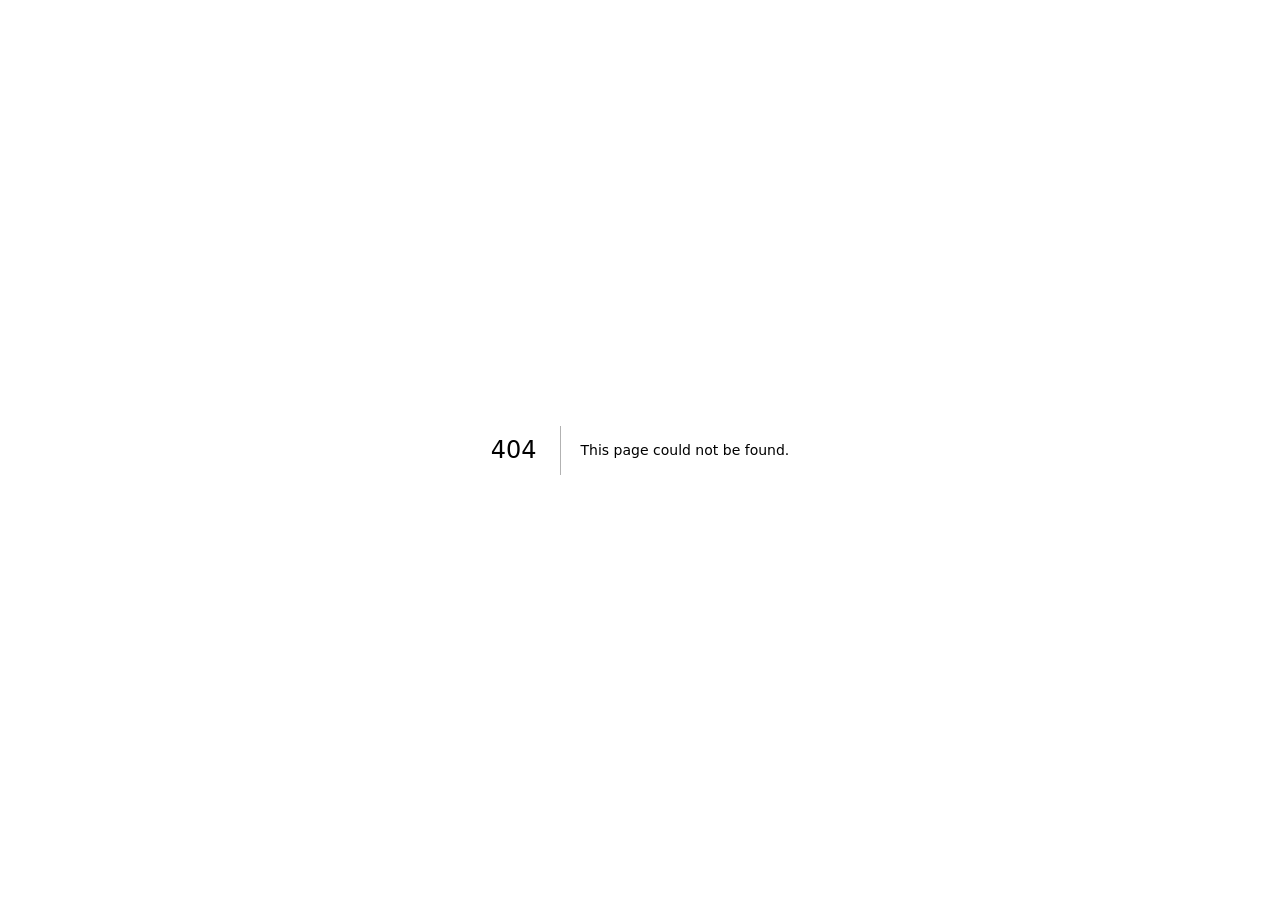
<file: m3e-canvas/404/index.html>
<!DOCTYPE html><html lang="ja"><head><meta charSet="utf-8"/><meta name="viewport" content="width=device-width, initial-scale=1, viewport-fit=cover"/><link rel="stylesheet" href="/m3e-canvas/_next/static/chunks/3molxmgjzhesj.css" data-precedence="next"/><link rel="preload" as="script" fetchPriority="low" href="/m3e-canvas/_next/static/chunks/09lgyggnhjlha.js"/><script src="/m3e-canvas/_next/static/chunks/0nl8mee35q2wy.js" async=""></script><script src="/m3e-canvas/_next/static/chunks/1_63ydbg9akdz.js" async=""></script><script src="/m3e-canvas/_next/static/chunks/turbopack-1-40-3unv4xgl.js" async=""></script><script src="/m3e-canvas/_next/static/chunks/0h2qsuyze9ds1.js" async=""></script><link rel="preload" href="/m3e-canvas/fonts/roboto.css" as="style"/><link rel="preload" href="/m3e-canvas/fonts/material-symbols-rounded.css" as="style"/><meta name="robots" content="noindex"/><meta name="theme-color" content="#6750A4"/><title>M3E Canvas</title><meta name="description" content="Sketch Material 3 Expressive screens in the browser and turn them into vibe-coding prompts. / Material 3 Expressive の画面をブラウザで組み立てて、そのままプロンプトに。"/><meta name="application-name" content="M3E Canvas"/><link rel="manifest" href="/m3e-canvas/manifest.webmanifest"/><link rel="canonical" href="https://lnkiai.github.io/m3e-canvas/"/><meta property="og:title" content="M3E Canvas"/><meta property="og:description" content="Design Material 3 Expressive screens, link them, preview them, and copy a prompt for your AI coding tool."/><meta property="og:image" content="https://lnkiai.github.io/m3e-canvas/og.png"/><meta property="og:type" content="website"/><meta name="twitter:card" content="summary_large_image"/><meta name="twitter:title" content="M3E Canvas"/><meta name="twitter:description" content="Design Material 3 Expressive screens, link them, preview them, and copy a prompt for your AI coding tool."/><meta name="twitter:image" content="https://lnkiai.github.io/m3e-canvas/og.png"/><link rel="icon" href="/m3e-canvas/favicon.ico?favicon.29zp2nm_riuff.ico" sizes="64x64" type="image/x-icon"/><link rel="icon" href="/m3e-canvas/icon.svg?icon.3_74n930qk0rn.svg" sizes="any" type="image/svg+xml"/><link rel="apple-touch-icon" href="/m3e-canvas/apple-icon.png?apple-icon.2fvp693cm-nlh.png" sizes="180x180" type="image/png"/><title>404: This page could not be found.</title><script>try{var u=JSON.parse(localStorage.getItem('m3e:ui')||'null')||{};var s=document.documentElement.style;var n=function(v){return typeof v==='number'&&isFinite(v)};if(u.leftOpen===false)s.setProperty('--skel-left','52px');else if(n(u.leftW))s.setProperty('--skel-left',Math.min(480,Math.max(296,u.leftW))+'px');if(u.rightOpen===false)s.setProperty('--skel-right','0px');else if(n(u.rightW))s.setProperty('--skel-right',Math.min(480,Math.max(280,u.rightW))+'px');var b=u.boot||{};var ok=function(c){return typeof c==='string'&&/^#[0-9a-fA-F]{6}$/.test(c)};['surface','container','low','high','primary','canvas'].forEach(function(k){if(ok(b[k]))s.setProperty('--skel-'+k,b[k])});}catch(e){}</script><link rel="stylesheet" href="/m3e-canvas/fonts/roboto.css"/><link rel="stylesheet" href="/m3e-canvas/fonts/material-symbols-rounded.css"/><script src="/m3e-canvas/_next/static/chunks/0cz1d0mv5g_q7.js" noModule=""></script></head><body style="font-family:Roboto, system-ui, sans-serif"><div hidden=""><!--$--><!--/$--></div><div style="font-family:system-ui,&quot;Segoe UI&quot;,Roboto,Helvetica,Arial,sans-serif,&quot;Apple Color Emoji&quot;,&quot;Segoe UI Emoji&quot;;height:100vh;text-align:center;display:flex;flex-direction:column;align-items:center;justify-content:center"><div><style>body{color:#000;background:#fff;margin:0}.next-error-h1{border-right:1px solid rgba(0,0,0,.3)}@media (prefers-color-scheme:dark){body{color:#fff;background:#000}.next-error-h1{border-right:1px solid rgba(255,255,255,.3)}}</style><h1 class="next-error-h1" style="display:inline-block;margin:0 20px 0 0;padding:0 23px 0 0;font-size:24px;font-weight:500;vertical-align:top;line-height:49px">404</h1><div style="display:inline-block"><h2 style="font-size:14px;font-weight:400;line-height:49px;margin:0">This page could not be found.</h2></div></div></div><!--$--><!--/$--><script src="/m3e-canvas/_next/static/chunks/09lgyggnhjlha.js" id="_R_" async=""></script><script>(self.__next_f=self.__next_f||[]).push([0])</script><script>self.__next_f.push([1,"1:\"$Sreact.fragment\"\n2:I[39756,[\"/m3e-canvas/_next/static/chunks/0h2qsuyze9ds1.js\"],\"default\"]\n3:I[37457,[\"/m3e-canvas/_next/static/chunks/0h2qsuyze9ds1.js\"],\"default\"]\n4:I[97367,[\"/m3e-canvas/_next/static/chunks/0h2qsuyze9ds1.js\"],\"OutletBoundary\"]\n5:\"$Sreact.suspense\"\n8:I[97367,[\"/m3e-canvas/_next/static/chunks/0h2qsuyze9ds1.js\"],\"ViewportBoundary\"]\na:I[97367,[\"/m3e-canvas/_next/static/chunks/0h2qsuyze9ds1.js\"],\"MetadataBoundary\"]\nc:I[68027,[\"/m3e-canvas/_next/static/chunks/0h2qsuyze9ds1.js\"],\"default\",1]\n:HL[\"/m3e-canvas/_next/static/chunks/3molxmgjzhesj.css\",\"style\"]\n:HL[\"/m3e-canvas/fonts/roboto.css\",\"style\"]\n:HL[\"/m3e-canvas/fonts/material-symbols-rounded.css\",\"style\"]\n7:X\n0:{\"P\":null,\"c\":[\"\",\"_not-found\",\"\"],\"q\":\"\",\"i\":false,\"f\":[[[\"\",{\"children\":[\"/_not-found\",{\"children\":[\"__PAGE__\",{},\"$undefined\",\"$undefined\",4608]},\"$undefined\",\"$undefined\",4608]},\"$undefined\",\"$undefined\",4624],[[\"$\",\"$1\",\"c\",{\"children\":[[[\"$\",\"link\",\"0\",{\"rel\":\"stylesheet\",\"href\":\"/m3e-canvas/_next/static/chunks/3molxmgjzhesj.css\",\"precedence\":\"next\",\"crossOrigin\":\"$undefined\",\"nonce\":\"$undefined\"}],[\"$\",\"script\",\"script-0\",{\"src\":\"/m3e-canvas/_next/static/chunks/0h2qsuyze9ds1.js\",\"async\":true,\"nonce\":\"$undefined\"}]],[\"$\",\"html\",null,{\"lang\":\"ja\",\"children\":[[\"$\",\"head\",null,{\"children\":[[\"$\",\"script\",null,{\"dangerouslySetInnerHTML\":{\"__html\":\"try{var u=JSON.parse(localStorage.getItem('m3e:ui')||'null')||{};var s=document.documentElement.style;var n=function(v){return typeof v==='number'\u0026\u0026isFinite(v)};if(u.leftOpen===false)s.setProperty('--skel-left','52px');else if(n(u.leftW))s.setProperty('--skel-left',Math.min(480,Math.max(296,u.leftW))+'px');if(u.rightOpen===false)s.setProperty('--skel-right','0px');else if(n(u.rightW))s.setProperty('--skel-right',Math.min(480,Math.max(280,u.rightW))+'px');var b=u.boot||{};var ok=function(c){return typeof c==='string'\u0026\u0026/^#[0-9a-fA-F]{6}$/.test(c)};['surface','container','low','high','primary','canvas'].forEach(function(k){if(ok(b[k]))s.setProperty('--skel-'+k,b[k])});}catch(e){}\"}}],[\"$\",\"link\",null,{\"rel\":\"stylesheet\",\"href\":\"/m3e-canvas/fonts/roboto.css\"}],[\"$\",\"link\",null,{\"rel\":\"stylesheet\",\"href\":\"/m3e-canvas/fonts/material-symbols-rounded.css\"}]]}],[\"$\",\"body\",null,{\"style\":{\"fontFamily\":\"Roboto, system-ui, sans-serif\"},\"children\":[\"$\",\"$L2\",null,{\"parallelRouterKey\":\"children\",\"error\":\"$undefined\",\"errorStyles\":\"$undefined\",\"errorScripts\":\"$undefined\",\"template\":[\"$\",\"$L3\",null,{}],\"templateStyles\":\"$undefined\",\"templateScripts\":\"$undefined\",\"notFound\":[[[\"$\",\"title\",null,{\"children\":\"404: This page could not be found.\"}],[\"$\",\"div\",null,{\"style\":{\"fontFamily\":\"system-ui,\\\"Segoe UI\\\",Roboto,Helvetica,Arial,sans-serif,\\\"Apple Color Emoji\\\",\\\"Segoe UI Emoji\\\"\",\"height\":\"100vh\",\"textAlign\":\"center\",\"display\":\"flex\",\"flexDirection\":\"column\",\"alignItems\":\"center\",\"justifyContent\":\"center\"},\"children\":[\"$\",\"div\",null,{\"children\":[[\"$\",\"style\",null,{\"dangerouslySetInnerHTML\":{\"__html\":\"body{color:#000;background:#fff;margin:0}.next-error-h1{border-right:1px solid rgba(0,0,0,.3)}@media (prefers-color-scheme:dark){body{color:#fff;background:#000}.next-error-h1{border-right:1px solid rgba(255,255,255,.3)}}\"}}],[\"$\",\"h1\",null,{\"className\":\"next-error-h1\",\"style\":{\"display\":\"inline-block\",\"margin\":\"0 20px 0 0\",\"padding\":\"0 23px 0 0\",\"fontSize\":24,\"fontWeight\":500,\"verticalAlign\":\"top\",\"lineHeight\":\"49px\"},\"children\":404}],[\"$\",\"div\",null,{\"style\":{\"display\":\"inline-block\"},\"children\":[\"$\",\"h2\",null,{\"style\":{\"fontSize\":14,\"fontWeight\":400,\"lineHeight\":\"49px\",\"margin\":0},\"children\":\"This page could not be found.\"}]}]]}]}]],[]],\"forbidden\":\"$undefined\",\"unauthorized\":\"$undefined\"}]}]]}]]}],{\"children\":[[\"$\",\"$1\",\"c\",{\"children\":[null,[\"$\",\"$L2\",null,{\"parallelRouterKey\":\"children\",\"error\":\"$undefined\",\"errorStyles\":\"$undefined\",\"errorScripts\":\"$undefined\",\"template\":[\"$\",\"$L3\",null,{}],\"templateStyles\":\"$undefined\",\"templateScripts\":\"$undefined\",\"notFound\":\"$undefined\",\"forbidden\":\"$undefined\",\"unauthorized\":\"$undefined\"}]]}],{\"children\":[[\"$\",\"$1\",\"c\",{\"children\":[[[\"$\",\"title\",null,{\"children\":\"404: This page could not be found.\"}],[\"$\",\"div\",null,{\"style\":\"$0:f:0:1:0:props:children:1:props:children:1:props:children:props:notFound:0:1:props:style\",\"children\":[\"$\",\"div\",null,{\"children\":[[\"$\",\"style\",null,{\"dangerouslySetInnerHTML\":{\"__html\":\"body{color:#000;background:#fff;margin:0}.next-error-h1{border-right:1px solid rgba(0,0,0,.3)}@media (prefers-color-scheme:dark){body{color:#fff;background:#000}.next-error-h1{border-right:1px solid rgba(255,255,255,.3)}}\"}}],[\"$\",\"h1\",null,{\"className\":\"next-error-h1\",\"style\":\"$0:f:0:1:0:props:children:1:props:children:1:props:children:props:notFound:0:1:props:children:props:children:1:props:style\",\"children\":404}],[\"$\",\"div\",null,{\"style\":\"$0:f:0:1:0:props:children:1:props:children:1:props:children:props:notFound:0:1:props:children:props:children:2:props:style\",\"children\":[\"$\",\"h2\",null,{\"style\":\"$0:f:0:1:0:props:children:1:props:children:1:props:children:props:notFound:0:1:props:children:props:children:2:props:children:props:style\",\"children\":\"This page could not be found.\"}]}]]}]}]],null,[\"$\",\"$L4\",null,{\"children\":[\"$\",\"$5\",null,{\"name\":\"Next.MetadataOutlet\",\"children\":\"$@6\"}]}]]}],{},null,false,null]},null,false,\"$7\"]},null,false,null],[\"$\",\"$1\",\"h\",{\"children\":[[\"$\",\"meta\",null,{\"name\":\"robots\",\"content\":\"noindex\"}],[\"$\",\"$L8\",null,{\"children\":\"$L9\"}],[\"$\",\"div\",null,{\"hidden\":true,\"children\":[\"$\",\"$La\",null,{\"children\":[\"$\",\"$5\",null,{\"name\":\"Next.Metadata\",\"children\":\"$Lb\"}]}]}],null]}],false]],\"m\":\"$undefined\",\"G\":[\"$c\",[[\"$\",\"link\",\"0\",{\"rel\":\"stylesheet\",\"href\":\"/m3e-canvas/_next/static/chunks/3molxmgjzhesj.css\",\"precedence\":\"next\",\"crossOrigin\":\"$undefined\",\"nonce\":\"$undefined\"}]]],\"S\":true,\"h\":null,\"r\":\"$undefined\",\"s\":\"$undefined\",\"a\":\"$undefined\",\"l\":\"$undefined\",\"p\":\"$undefined\",\"d\":\"$undefined\",\"b\":\"T1fsLb80VPReJk0as_1By\"}\n7:C\n9:[[\"$\",\"meta\",\"0\",{\"charSet\":\"utf-8\"}],[\"$\",\"meta\",\"1\",{\"name\":\"viewport\",\"content\":\"width=device-width, initial-scale=1, viewport-fit=cover\"}],[\"$\",\"meta\",\"2\",{\"name\":\"theme-color\",\"content\":\"#6750A4\"}]]\nd:I[27201,[\"/m3e-canvas/_next/static/chunks/0h2qsuyze9ds1.js\"],\"IconMark\"]\n6:null\nb:[[\"$\",\"title\",\"0\",{\"children\":\"M3E Canvas\"}],[\"$\",\"meta\",\"1\",{\"name\":\"description\",\"content\":\"Sketch Material 3 Expressive screens in the browser and turn them into vibe-coding prompts. / Material 3 Expressive の画面をブラウザで組み立てて、そのままプロンプトに。\"}],[\"$\",\"meta\",\"2\",{\"name\":\"application-name\",\"content\":\"M3E Canvas\"}],[\"$\",\"link\",\"3\",{\"rel\":\"manifest\",\"href\":\"/m3e-canvas/manifest.webmanifest\",\"crossOrigin\":\"$undefined\"}],[\"$\",\"link\",\"4\",{\"rel\":\"canonical\",\"href\":\"https://lnkiai.github.io/m3e-canvas/\"}],[\"$\",\"meta\",\"5\",{\"property\":\"og:title\",\"content\":\"M3E Canvas\"}],[\"$\",\"meta\",\"6\",{\"property\":\"og:description\",\"content\":\"Design Material 3 Expressive screens, link them, preview them, and copy a prompt for your AI coding tool.\"}],[\"$\",\"meta\",\"7\",{\"property\":\"og:image\",\"content\":\"https://lnkiai.github.io/m3e-canvas/og.png\"}],[\"$\",\"meta\",\"8\",{\"property\":\"og:type\",\"content\":\"website\"}],[\"$\",\"meta\",\"9\",{\"name\":\"twitter:card\",\"content\":\"summary_large_image\"}],[\"$\",\"meta\",\"10\",{\"name\":\"twitter:title\",\"content\":\"M3E Canvas\"}],[\"$\",\"meta\",\"11\",{\"name\":\"twitter:description\",\"content\":\"Design Material 3 Expressive screens, link them, preview them, and copy a prompt for your AI coding tool.\"}],[\"$\",\"meta\",\"12\",{\"name\":\"twitter:image\",\"content\":\"https://lnkiai.github.io/m3e-canvas/og.png\"}],[\"$\",\"link\",\"13\",{\"rel\":\"icon\",\"href\":\"/m3e-canvas/favicon.ico?favicon.29zp2nm_riuff.ico\",\"sizes\":\"64x64\",\"type\":\"image/x-icon\"}],[\"$\",\"link\",\"14\",{\"rel\":\"icon\",\"href\":\"/m3e-canvas/icon.svg?icon.3_74n930qk0rn.svg\",\"sizes\":\"any\",\"type\":\"image/svg+xml\"}],[\"$\",\"link\",\"15\",{\"rel\":\"apple-touch-icon\",\"href\":\"/m3e-canvas/apple-icon.png?apple-icon.2fvp693cm-nlh.png\",\"sizes\":\"180x180\",\"type\":\"image/png\"}],[\"$\",\"$Ld\",\"16\",{}]]\n"])</script></body></html>
</file>
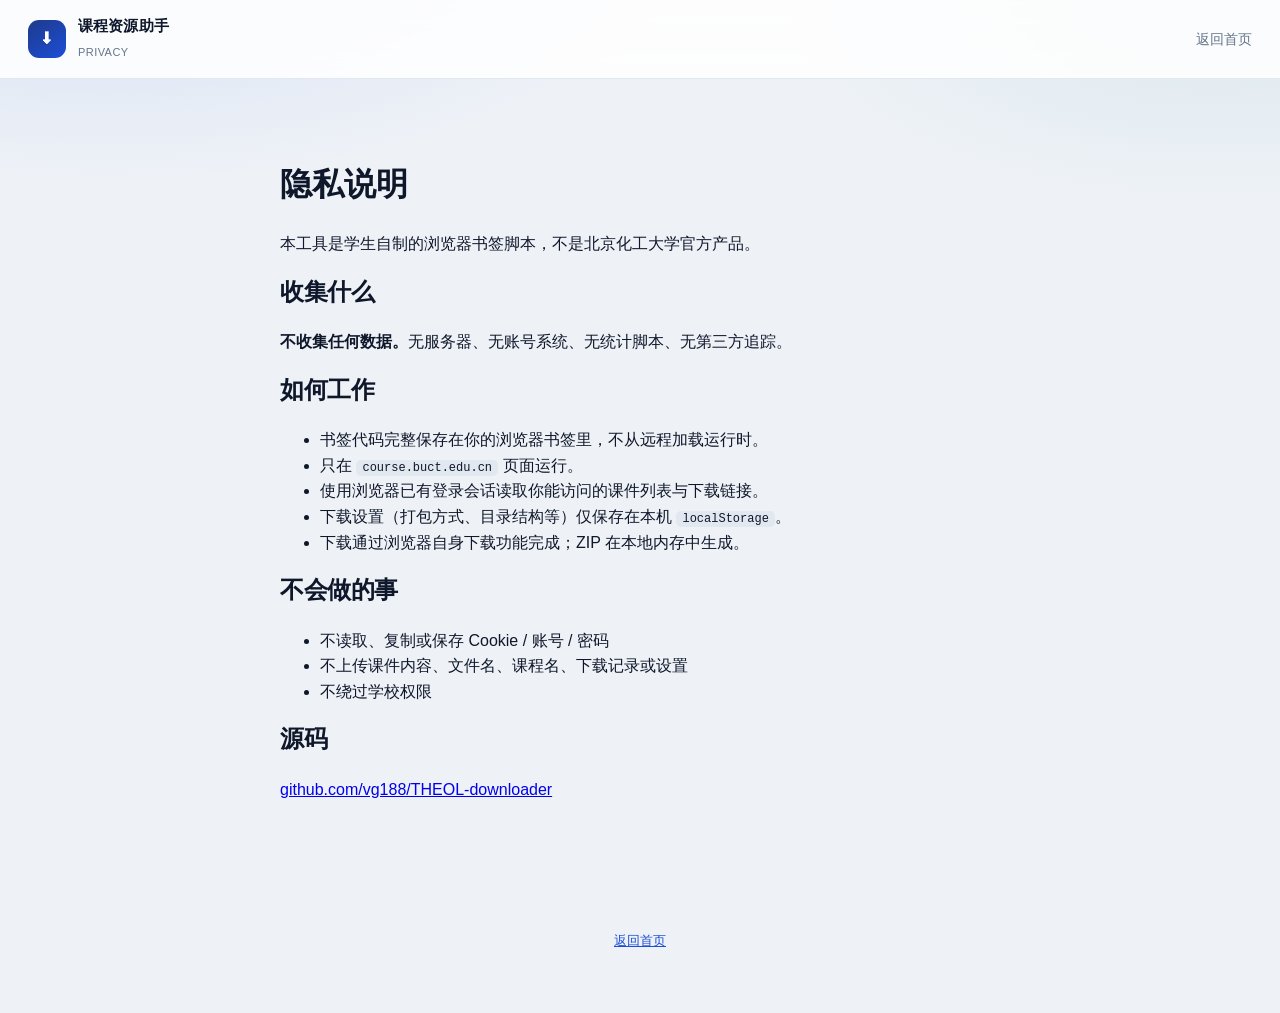
<file: privacy.html>
<!doctype html>
<html lang="zh-CN">
<head>
<meta charset="utf-8">
<meta name="viewport" content="width=device-width,initial-scale=1">
<title>隐私说明 · 课程资源助手</title>
<link rel="stylesheet" href="site.css">
</head>
<body>
<header class="site-header">
  <div class="brand">
    <span class="logo">⬇</span>
    <div><strong><a href="index.html" style="color:inherit;text-decoration:none">课程资源助手</a></strong><small>Privacy</small></div>
  </div>
  <nav class="site-nav"><a href="index.html">返回首页</a></nav>
</header>
<main id="main" class="section" style="max-width:760px">
  <h1 style="margin-top:0">隐私说明</h1>
  <p>本工具是学生自制的浏览器书签脚本，不是北京化工大学官方产品。</p>
  <h2>收集什么</h2>
  <p><strong>不收集任何数据。</strong>无服务器、无账号系统、无统计脚本、无第三方追踪。</p>
  <h2>如何工作</h2>
  <ul>
    <li>书签代码完整保存在你的浏览器书签里，不从远程加载运行时。</li>
    <li>只在 <code>course.buct.edu.cn</code> 页面运行。</li>
    <li>使用浏览器已有登录会话读取你能访问的课件列表与下载链接。</li>
    <li>下载设置（打包方式、目录结构等）仅保存在本机 <code>localStorage</code>。</li>
    <li>下载通过浏览器自身下载功能完成；ZIP 在本地内存中生成。</li>
  </ul>
  <h2>不会做的事</h2>
  <ul>
    <li>不读取、复制或保存 Cookie / 账号 / 密码</li>
    <li>不上传课件内容、文件名、课程名、下载记录或设置</li>
    <li>不绕过学校权限</li>
  </ul>
  <h2>源码</h2>
  <p><a href="https://github.com/vg188/THEOL-downloader">github.com/vg188/THEOL-downloader</a></p>
</main>
<footer class="site-footer"><p><a href="index.html">返回首页</a></p></footer>
</body>
</html>
</file>
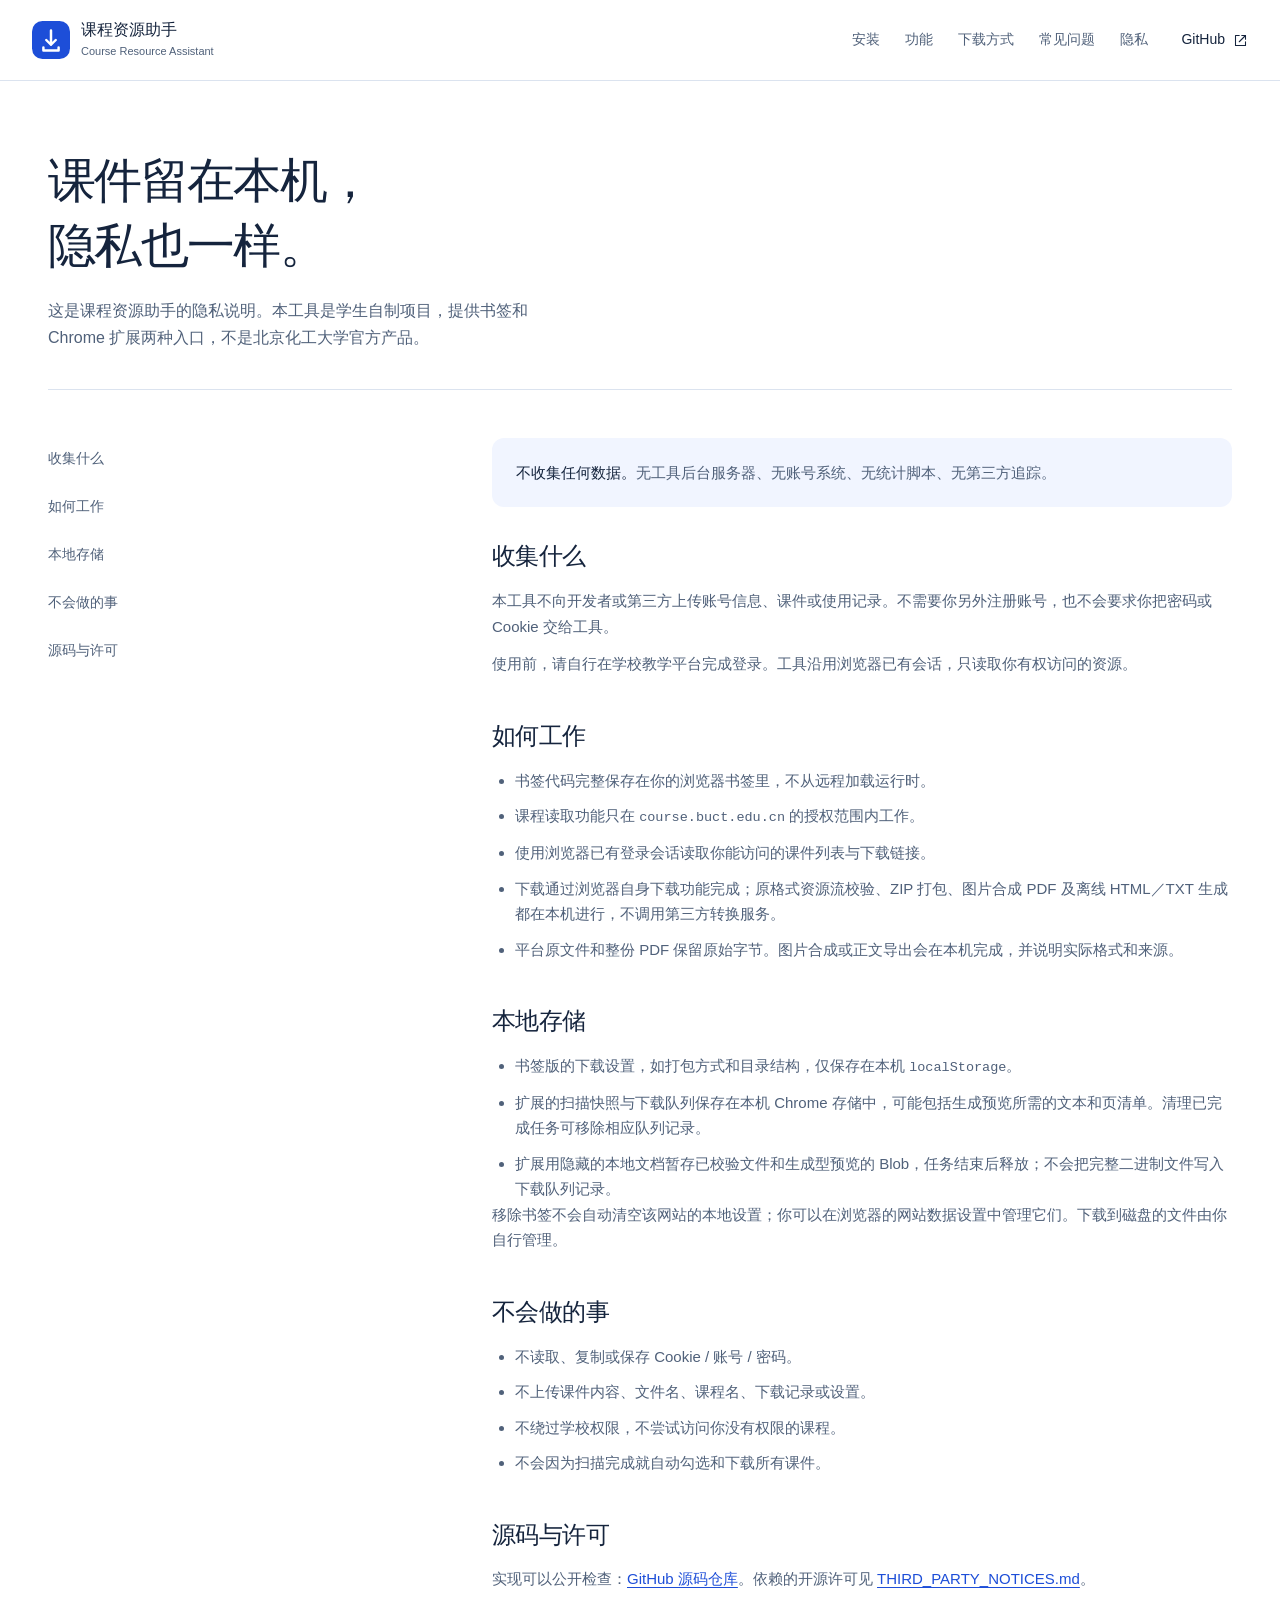
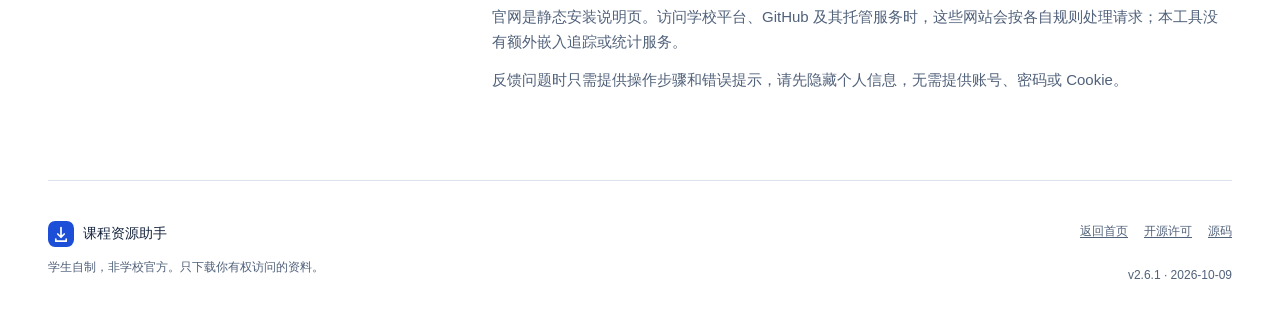
<file: THEOL-downloader/privacy.html>
<!doctype html>
<html lang="zh-CN">
<head>
<meta charset="utf-8">
<meta name="viewport" content="width=device-width,initial-scale=1">
<meta name="theme-color" content="#ffffff">
<title>隐私说明 · 课程资源助手</title>
<meta name="description" content="课程资源助手的本地处理、存储与权限说明。无账号系统、无遥测，不上传课件和登录信息。">
<link rel="canonical" href="https://h.yourba.top/THEOL-downloader/privacy.html">
<link rel="icon" href="assets/mark.svg" type="image/svg+xml">
<link rel="stylesheet" href="site.css">
</head>
<body>
<a class="skip-link" href="#main">跳到主要内容</a>
<header class="site-header"><div class="header-inner">
  <a class="brand" href="./" aria-label="课程资源助手首页"><img src="assets/mark.svg" width="38" height="38" alt=""><span><strong>课程资源助手</strong><small>Course Resource Assistant</small></span></a>
  <nav class="site-nav" aria-label="页面导航"><a href="index.html#install">安装</a><a href="index.html#features">功能</a><a href="index.html#download">下载方式</a><a href="index.html#faq">常见问题</a><a href="privacy.html" aria-current="page">隐私</a><a class="repo-link" href="https://github.com/vg188/THEOL-downloader">GitHub <svg class="icon" aria-hidden="true"><use href="assets/icons.svg#external"></use></svg></a></nav>
</div></header>
<main id="main" class="page-width">
  <div class="privacy-hero"><h1>课件留在本机，<br>隐私也一样。</h1><p>这是课程资源助手的隐私说明。本工具是学生自制项目，提供书签和 Chrome 扩展两种入口，不是北京化工大学官方产品。</p></div>
  <div class="privacy-layout">
    <nav class="privacy-toc" aria-label="隐私说明目录"><a href="#collection">收集什么</a><a href="#working">如何工作</a><a href="#storage">本地存储</a><a href="#boundaries">不会做的事</a><a href="#source">源码与许可</a></nav>
    <div class="privacy-content">
      <div class="privacy-summary"><p><strong>不收集任何数据。</strong>无工具后台服务器、无账号系统、无统计脚本、无第三方追踪。</p></div>
      <section id="collection"><h2>收集什么</h2><p>本工具不向开发者或第三方上传账号信息、课件或使用记录。不需要你另外注册账号，也不会要求你把密码或 Cookie 交给工具。</p><p>使用前，请自行在学校教学平台完成登录。工具沿用浏览器已有会话，只读取你有权访问的资源。</p></section>
      <section id="working"><h2>如何工作</h2><ul>
        <li>书签代码完整保存在你的浏览器书签里，不从远程加载运行时。</li>
        <li>课程读取功能只在 <code>course.buct.edu.cn</code> 的授权范围内工作。</li>
        <li>使用浏览器已有登录会话读取你能访问的课件列表与下载链接。</li>
        <li>下载通过浏览器自身下载功能完成；原格式资源流校验、ZIP 打包、图片合成 PDF 及离线 HTML／TXT 生成都在本机进行，不调用第三方转换服务。</li>
        <li>平台原文件和整份 PDF 保留原始字节。图片合成或正文导出会在本机完成，并说明实际格式和来源。</li>
      </ul></section>
      <section id="storage"><h2>本地存储</h2><ul>
        <li>书签版的下载设置，如打包方式和目录结构，仅保存在本机 <code>localStorage</code>。</li>
        <li>扩展的扫描快照与下载队列保存在本机 Chrome 存储中，可能包括生成预览所需的文本和页清单。清理已完成任务可移除相应队列记录。</li>
        <li>扩展用隐藏的本地文档暂存已校验文件和生成型预览的 Blob，任务结束后释放；不会把完整二进制文件写入下载队列记录。</li>
      </ul><p>移除书签不会自动清空该网站的本地设置；你可以在浏览器的网站数据设置中管理它们。下载到磁盘的文件由你自行管理。</p></section>
      <section id="boundaries"><h2>不会做的事</h2><ul><li>不读取、复制或保存 Cookie / 账号 / 密码。</li><li>不上传课件内容、文件名、课程名、下载记录或设置。</li><li>不绕过学校权限，不尝试访问你没有权限的课程。</li><li>不会因为扫描完成就自动勾选和下载所有课件。</li></ul></section>
      <section id="source"><h2>源码与许可</h2><p>实现可以公开检查：<a href="https://github.com/vg188/THEOL-downloader">GitHub 源码仓库</a>。依赖的开源许可见 <a href="THIRD_PARTY_NOTICES.md">THIRD_PARTY_NOTICES.md</a>。</p><p>官网是静态安装说明页。访问学校平台、GitHub 及其托管服务时，这些网站会按各自规则处理请求；本工具没有额外嵌入追踪或统计服务。</p><p>反馈问题时只需提供操作步骤和错误提示，请先隐藏个人信息，无需提供账号、密码或 Cookie。</p></section>
    </div>
  </div>
</main>
<footer class="site-footer page-width"><div><a class="footer-brand" href="./"><img src="assets/mark.svg" width="26" height="26" alt="">课程资源助手</a><p>学生自制，非学校官方。只下载你有权访问的资料。</p></div><div class="footer-links"><a href="index.html">返回首页</a><a href="THIRD_PARTY_NOTICES.md">开源许可</a><a href="https://github.com/vg188/THEOL-downloader">源码</a><span>v2.6.1 · <time datetime="2026-10-09">2026-10-09</time></span></div></footer>
</body>
</html>
</file>
<file: m3e-canvas/_next/static/chunks/3molxmgjzhesj.css>
@layer properties{@supports (((-webkit-hyphens:none)) and (not (margin-trim:inline))) or ((-moz-orient:inline) and (not (color:rgb(from red r g b)))){*,:before,:after,::backdrop{--tw-rotate-x:initial;--tw-rotate-y:initial;--tw-rotate-z:initial;--tw-skew-x:initial;--tw-skew-y:initial;--tw-border-style:solid;--tw-ordinal:initial;--tw-slashed-zero:initial;--tw-numeric-figure:initial;--tw-numeric-spacing:initial;--tw-numeric-fraction:initial;--tw-shadow:0 0 #0000;--tw-shadow-color:initial;--tw-shadow-alpha:100%;--tw-inset-shadow:0 0 #0000;--tw-inset-shadow-color:initial;--tw-inset-shadow-alpha:100%;--tw-ring-color:initial;--tw-ring-shadow:0 0 #0000;--tw-inset-ring-color:initial;--tw-inset-ring-shadow:0 0 #0000;--tw-ring-inset:initial;--tw-ring-offset-width:0px;--tw-ring-offset-color:#fff;--tw-ring-offset-shadow:0 0 #0000;--tw-outline-style:solid;--tw-blur:initial;--tw-brightness:initial;--tw-contrast:initial;--tw-grayscale:initial;--tw-hue-rotate:initial;--tw-invert:initial;--tw-opacity:initial;--tw-saturate:initial;--tw-sepia:initial;--tw-drop-shadow:initial;--tw-drop-shadow-color:initial;--tw-drop-shadow-alpha:100%;--tw-drop-shadow-size:initial;--tw-ease:initial}}}@layer theme{:root,:host{--font-sans:-apple-system, BlinkMacSystemFont, "Segoe UI", Roboto, "Helvetica Neue", "Noto Sans", Arial, sans-serif, "Apple Color Emoji", "Segoe UI Emoji", "Segoe UI Symbol", "Noto Color Emoji";--font-mono:ui-monospace, SFMono-Regular, Menlo, Monaco, Consolas, "Liberation Mono", "Courier New", monospace;--spacing:.25rem;--ease-in-out:cubic-bezier(.4, 0, .2, 1);--default-transition-duration:.15s;--default-transition-timing-function:cubic-bezier(.4, 0, .2, 1);--default-font-family:var(--font-sans);--default-mono-font-family:var(--font-mono)}}@layer base{*,:after,:before,::backdrop{box-sizing:border-box;border:0 solid;margin:0;padding:0}::file-selector-button{box-sizing:border-box;border:0 solid;margin:0;padding:0}html,:host{-webkit-text-size-adjust:100%;tab-size:4;line-height:1.5;font-family:var(--default-font-family,-apple-system, BlinkMacSystemFont, "Segoe UI", Roboto, "Helvetica Neue", "Noto Sans", Arial, sans-serif, "Apple Color Emoji", "Segoe UI Emoji", "Segoe UI Symbol", "Noto Color Emoji");font-feature-settings:var(--default-font-feature-settings,normal);font-variation-settings:var(--default-font-variation-settings,normal);-webkit-tap-highlight-color:transparent}hr{height:0;color:inherit;border-top-width:1px}abbr:where([title]){-webkit-text-decoration:underline dotted;text-decoration:underline dotted}h1,h2,h3,h4,h5,h6{font-size:inherit;font-weight:inherit}a{color:inherit;-webkit-text-decoration:inherit;-webkit-text-decoration:inherit;-webkit-text-decoration:inherit;-webkit-text-decoration:inherit;text-decoration:inherit}b,strong{font-weight:bolder}code,kbd,samp,pre{font-family:var(--default-mono-font-family,ui-monospace, SFMono-Regular, Menlo, Monaco, Consolas, "Liberation Mono", "Courier New", monospace);font-feature-settings:var(--default-mono-font-feature-settings,normal);font-variation-settings:var(--default-mono-font-variation-settings,normal);font-size:1em}small{font-size:80%}sub,sup{vertical-align:baseline;font-size:75%;line-height:0;position:relative}sub{bottom:-.25em}sup{top:-.5em}table{text-indent:0;border-color:inherit;border-collapse:collapse}:-moz-focusring:where(:not(iframe)){outline:auto}progress{vertical-align:baseline}summary{display:list-item}ol,ul,menu{list-style:none}img,svg,video,canvas,audio,iframe,embed,object{vertical-align:middle;display:block}img,video{max-width:100%;height:auto}button,input,select,optgroup,textarea{font:inherit;font-feature-settings:inherit;font-variation-settings:inherit;letter-spacing:inherit;color:inherit;opacity:1;background-color:#0000;border-radius:0}::file-selector-button{font:inherit;font-feature-settings:inherit;font-variation-settings:inherit;letter-spacing:inherit;color:inherit;opacity:1;background-color:#0000;border-radius:0}:where(select:is([multiple],[size])) optgroup{font-weight:bolder}:where(select:is([multiple],[size])) optgroup option{padding-inline-start:20px}::file-selector-button{margin-inline-end:4px}::placeholder{opacity:1}@supports (not ((-webkit-appearance:-apple-pay-button))) or (contain-intrinsic-size:1px){::placeholder{color:currentColor}@supports (color:color-mix(in lab, red, red)){::placeholder{color:color-mix(in oklab, currentcolor 50%, transparent)}}}textarea{resize:vertical}::-webkit-search-decoration{-webkit-appearance:none}::-webkit-date-and-time-value{min-height:1lh;text-align:inherit}::-webkit-datetime-edit{display:inline-flex}::-webkit-datetime-edit-fields-wrapper{padding:0}::-webkit-datetime-edit{padding-block:0}::-webkit-datetime-edit-year-field{padding-block:0}::-webkit-datetime-edit-month-field{padding-block:0}::-webkit-datetime-edit-day-field{padding-block:0}::-webkit-datetime-edit-hour-field{padding-block:0}::-webkit-datetime-edit-minute-field{padding-block:0}::-webkit-datetime-edit-second-field{padding-block:0}::-webkit-datetime-edit-millisecond-field{padding-block:0}::-webkit-datetime-edit-meridiem-field{padding-block:0}::-webkit-calendar-picker-indicator{line-height:1}:-moz-ui-invalid{box-shadow:none}button,input:where([type=button],[type=reset],[type=submit]){appearance:button}::file-selector-button{appearance:button}::-webkit-inner-spin-button{height:auto}::-webkit-outer-spin-button{height:auto}[hidden]:where(:not([hidden=until-found])){display:none!important}}@layer components;@layer utilities{.collapse{visibility:collapse}.invisible{visibility:hidden}.visible{visibility:visible}.absolute{position:absolute}.fixed{position:fixed}.relative{position:relative}.static{position:static}.sticky{position:sticky}.isolate{isolation:isolate}.container{width:100%}@media (min-width:40rem){.container{max-width:40rem}}@media (min-width:48rem){.container{max-width:48rem}}@media (min-width:64rem){.container{max-width:64rem}}@media (min-width:80rem){.container{max-width:80rem}}@media (min-width:96rem){.container{max-width:96rem}}.block{display:block}.contents{display:contents}.flex{display:flex}.grid{display:grid}.hidden{display:none}.inline{display:inline}.inline-block{display:inline-block}.inline-flex{display:inline-flex}.inline-grid{display:inline-grid}.table{display:table}.h-8{height:calc(var(--spacing) * 8)}.shrink{flex-shrink:1}.grow{flex-grow:1}.transform{transform:var(--tw-rotate-x,) var(--tw-rotate-y,) var(--tw-rotate-z,) var(--tw-skew-x,) var(--tw-skew-y,)}.resize{resize:both}.truncate{text-overflow:ellipsis;white-space:nowrap;overflow:hidden}.rounded{border-radius:.25rem}.border{border-style:var(--tw-border-style);border-width:1px}.capitalize{text-transform:capitalize}.lowercase{text-transform:lowercase}.uppercase{text-transform:uppercase}.italic{font-style:italic}.ordinal{--tw-ordinal:ordinal;font-variant-numeric:var(--tw-ordinal,) var(--tw-slashed-zero,) var(--tw-numeric-figure,) var(--tw-numeric-spacing,) var(--tw-numeric-fraction,)}.tabular-nums{--tw-numeric-spacing:tabular-nums;font-variant-numeric:var(--tw-ordinal,) var(--tw-slashed-zero,) var(--tw-numeric-figure,) var(--tw-numeric-spacing,) var(--tw-numeric-fraction,)}.overline{text-decoration-line:overline}.underline{text-decoration-line:underline}.shadow{--tw-shadow:0 1px 3px 0 var(--tw-shadow-color,#0000001a), 0 1px 2px -1px var(--tw-shadow-color,#0000001a);box-shadow:var(--tw-inset-shadow), var(--tw-inset-ring-shadow), var(--tw-ring-offset-shadow), var(--tw-ring-shadow), var(--tw-shadow)}.ring{--tw-ring-shadow:var(--tw-ring-inset,) 0 0 0 calc(1px + var(--tw-ring-offset-width)) var(--tw-ring-color,currentcolor);box-shadow:var(--tw-inset-shadow), var(--tw-inset-ring-shadow), var(--tw-ring-offset-shadow), var(--tw-ring-shadow), var(--tw-shadow)}.outline{outline-style:var(--tw-outline-style);outline-width:1px}.blur{--tw-blur:blur(8px);filter:var(--tw-blur,) var(--tw-brightness,) var(--tw-contrast,) var(--tw-grayscale,) var(--tw-hue-rotate,) var(--tw-invert,) var(--tw-saturate,) var(--tw-sepia,) var(--tw-drop-shadow,)}.grayscale{--tw-grayscale:grayscale(100%);filter:var(--tw-blur,) var(--tw-brightness,) var(--tw-contrast,) var(--tw-grayscale,) var(--tw-hue-rotate,) var(--tw-invert,) var(--tw-saturate,) var(--tw-sepia,) var(--tw-drop-shadow,)}.invert{--tw-invert:invert(100%);filter:var(--tw-blur,) var(--tw-brightness,) var(--tw-contrast,) var(--tw-grayscale,) var(--tw-hue-rotate,) var(--tw-invert,) var(--tw-saturate,) var(--tw-sepia,) var(--tw-drop-shadow,)}.filter{filter:var(--tw-blur,) var(--tw-brightness,) var(--tw-contrast,) var(--tw-grayscale,) var(--tw-hue-rotate,) var(--tw-invert,) var(--tw-saturate,) var(--tw-sepia,) var(--tw-drop-shadow,)}.transition{transition-property:color,background-color,border-color,outline-color,text-decoration-color,fill,stroke,--tw-gradient-from,--tw-gradient-via,--tw-gradient-to,opacity,box-shadow,transform,translate,scale,rotate,filter,-webkit-backdrop-filter,backdrop-filter,display,content-visibility,overlay,pointer-events;transition-timing-function:var(--tw-ease,var(--default-transition-timing-function));transition-duration:var(--tw-duration,var(--default-transition-duration))}.ease-in-out{--tw-ease:var(--ease-in-out);transition-timing-function:var(--ease-in-out)}}html,body{height:100%}.app-root{height:100dvh;height:var(--app-h,100dvh)}body{color:#1d1b20;overscroll-behavior:none;background:#fff}.msr{letter-spacing:normal;text-transform:none;white-space:nowrap;word-wrap:normal;-webkit-font-feature-settings:"liga";-webkit-font-smoothing:antialiased;font-variation-settings:"FILL" 0, "wght" 400, "GRAD" 0, "opsz" 24;-webkit-user-select:none;user-select:none;direction:ltr;flex-shrink:0;width:1em;height:1em;font-family:Material Symbols Rounded;font-style:normal;font-weight:400;line-height:1;display:inline-block;overflow:hidden}.msr[data-fill="1"]{font-variation-settings:"FILL" 1, "wght" 400, "GRAD" 0, "opsz" 24}.m3-hidden-scrollbar{scrollbar-width:none}.m3-hidden-scrollbar::-webkit-scrollbar{display:none}.no-scrollbar{scrollbar-width:thin;scrollbar-color:var(--sb,#d6cfe0) transparent}.no-scrollbar::-webkit-scrollbar{width:6px}.no-scrollbar::-webkit-scrollbar-thumb{background:var(--sb,#d6cfe0);border-radius:999px}.no-scrollbar::-webkit-scrollbar-track{background:0 0}.m3-press{-webkit-user-select:none;user-select:none;transition:transform .12s cubic-bezier(.2,0,0,1),background .12s,color .12s}.m3-press:active:not(:disabled){transform:scale(.94)}.m3-tile{transition:transform .14s cubic-bezier(.2,0,0,1),background .12s}.m3-tile:hover{transform:translateY(-1px)}.m3-tile:active{transform:scale(.96)}.m3-tile .m3-star{opacity:0;transition:opacity .12s}.m3-tile:hover .m3-star,.m3-tile .m3-star[style*="opacity: 1"]{opacity:1}.m3-size-ease,.m3-size-ease .msr{transition:padding var(--m3-settle,.34s) var(--m3-ease,cubic-bezier(.2, 0, 0, 1)), gap var(--m3-settle,.34s) var(--m3-ease,cubic-bezier(.2, 0, 0, 1)), font-size var(--m3-settle,.34s) var(--m3-ease,cubic-bezier(.2, 0, 0, 1)), height var(--m3-settle,.34s) var(--m3-ease,cubic-bezier(.2, 0, 0, 1)), border-radius .22s var(--m3-ease,cubic-bezier(.2, 0, 0, 1))}.m3-size-now .m3-size-ease,.m3-size-now .m3-size-ease .msr,[data-size-now] .m3-size-ease,[data-size-now] .m3-size-ease .msr,.m3-measure .m3-size-ease,.m3-measure .m3-size-ease .msr{transition:none}input[type=range].m3-range{appearance:none;cursor:pointer;background:0 0;width:100%;height:28px;margin:0}input[type=range].m3-range::-webkit-slider-runnable-track{background:var(--track,#e8def8);border-radius:5px;height:10px}input[type=range].m3-range::-webkit-slider-thumb{appearance:none;background:var(--thumb,#6750a4);border:none;border-radius:3px;width:6px;height:26px;margin-top:-8px}input[type=range].m3-range::-moz-range-track{background:var(--track,#e8def8);border-radius:5px;height:10px}input[type=range].m3-range::-moz-range-thumb{background:var(--thumb,#6750a4);border:none;border-radius:3px;width:6px;height:26px}input.m3-number::-webkit-outer-spin-button{-webkit-appearance:none;margin:0}input.m3-number::-webkit-inner-spin-button{-webkit-appearance:none;margin:0}input.m3-number{appearance:textfield}[data-rail-animate=group],[data-rail-animate=item]>[data-node],[data-rail-animate=item] .m3-rail-geometry,[data-rail-animate=item] .m3-rail-hit{transition:none!important}[data-rail-motion=true] [data-rail-animate=group]{transition:left .24s cubic-bezier(.32,.72,0,1),top .24s cubic-bezier(.32,.72,0,1)!important}[data-rail-motion=true] [data-rail-animate=item]>[data-node]{transition:width .24s cubic-bezier(.32,.72,0,1),height .24s cubic-bezier(.32,.72,0,1)!important}[data-rail-motion=true] [data-rail-animate=item] .m3-rail-geometry,[data-rail-motion=true] [data-rail-animate=item] .m3-rail-hit{transition:left .24s cubic-bezier(.32,.72,0,1),top .24s cubic-bezier(.32,.72,0,1),width .24s cubic-bezier(.32,.72,0,1),height .24s cubic-bezier(.32,.72,0,1),transform .24s cubic-bezier(.32,.72,0,1),border-radius .24s cubic-bezier(.32,.72,0,1),background .16s,color .16s!important}.m3-rail-hit:focus-visible{outline-offset:-2px;outline:2px solid}.m3-rail-hit:active{transform:scale(.97)}@media (prefers-reduced-motion:reduce){.m3-press,.m3-tile,.m3-size-ease,.m3-size-ease .msr,.m3e-boot{transition:none}.m3e-bone,.m3-spin,.m3e-reveal [data-screen]>*{animation:none}.m3e-reveal,.m3e-reveal *{transition:none!important}[style*=m3e-drift]{animation:none}}.m3e-reveal,.m3e-reveal *{transition:background-color .7s,background .7s,color .7s,border-color .7s,box-shadow .7s,fill .7s!important}@keyframes m3e-fadein{0%{opacity:0}to{opacity:1}}.m3e-reveal [data-screen]>*{animation:.6s cubic-bezier(.2,0,0,1) both m3e-fadein}@keyframes m3e-drift{0%{background-position:0%}50%{background-position:100%}to{background-position:0%}}@keyframes m3-spin{to{transform:rotate(360deg)}}.m3-spin{animation:1.1s linear infinite m3-spin}.m3-run>*{border-radius:8px!important}.m3-run>:first-child{border-top-left-radius:22px!important;border-bottom-left-radius:22px!important}.m3-run>:last-child{border-top-right-radius:22px!important;border-bottom-right-radius:22px!important}.m3e-boot{z-index:1000;background:var(--skel-container);transition:opacity .42s cubic-bezier(.2,0,0,1);position:fixed;inset:0}.m3e-boot[data-done]{opacity:0;pointer-events:none}:root{--skel-left:320px;--skel-right:320px;--skel-surface:#fef7ff;--skel-container:#f3edf7;--skel-low:#f7f2fa;--skel-high:#ece6f0;--skel-primary:#6750a4;--skel-canvas:#f7f2fa}@media (prefers-color-scheme:dark){:root{--skel-surface:#141218;--skel-container:#211f26;--skel-low:#1d1b20;--skel-high:#2b2930;--skel-primary:#d0bcff;--skel-canvas:#1d1b20}}.m3e-skel{flex-direction:row;display:flex;position:absolute;inset:0}.m3e-skel-left,.m3e-skel-right{background:var(--skel-surface);flex:none;display:flex;overflow:hidden}.m3e-skel-left{width:var(--skel-left);flex-direction:row}.m3e-skel-right{width:var(--skel-right)}.m3e-skel-rail{background:var(--skel-low);box-sizing:border-box;flex-direction:column;flex:none;align-items:center;width:52px;padding:10px 0;display:flex}.m3e-skel-panel{flex:1;min-width:0;overflow:hidden}.m3e-skel-main{flex:1;min-width:0;padding:8px;position:relative}.m3e-skel-canvas{background:var(--skel-canvas);border-radius:24px;position:absolute;inset:8px;overflow:hidden}.m3e-skel-tools{justify-content:center;gap:10px;padding:0 8px;display:flex;position:absolute;top:14px;left:0;right:0}.m3e-skel-pill{background:var(--skel-surface);border-radius:28px;gap:4px;padding:6px;display:inline-flex;box-shadow:0 6px 18px #0000001a}.m3e-skel-mobile{display:none}.m3e-bone{background:var(--skel-high);animation:1.6s ease-in-out infinite m3e-breathe;display:block}@keyframes m3e-breathe{0%,to{opacity:1}50%{opacity:.55}}@media (max-width:840px),(pointer:coarse) and (max-width:1024px){.m3e-skel-left,.m3e-skel-right,.m3e-skel-desk{display:none}.m3e-skel-mobile{display:contents}.m3e-skel-main{padding:6px}.m3e-skel-canvas{inset:6px}.m3e-skel-tools{top:10px}.m3e-skel-pill{gap:2px}}@property --tw-rotate-x{syntax:"*";inherits:false}@property --tw-rotate-y{syntax:"*";inherits:false}@property --tw-rotate-z{syntax:"*";inherits:false}@property --tw-skew-x{syntax:"*";inherits:false}@property --tw-skew-y{syntax:"*";inherits:false}@property --tw-border-style{syntax:"*";inherits:false;initial-value:solid}@property --tw-ordinal{syntax:"*";inherits:false}@property --tw-slashed-zero{syntax:"*";inherits:false}@property --tw-numeric-figure{syntax:"*";inherits:false}@property --tw-numeric-spacing{syntax:"*";inherits:false}@property --tw-numeric-fraction{syntax:"*";inherits:false}@property --tw-shadow{syntax:"*";inherits:false;initial-value:0 0 #0000}@property --tw-shadow-color{syntax:"*";inherits:false}@property --tw-shadow-alpha{syntax:"<percentage>";inherits:false;initial-value:100%}@property --tw-inset-shadow{syntax:"*";inherits:false;initial-value:0 0 #0000}@property --tw-inset-shadow-color{syntax:"*";inherits:false}@property --tw-inset-shadow-alpha{syntax:"<percentage>";inherits:false;initial-value:100%}@property --tw-ring-color{syntax:"*";inherits:false}@property --tw-ring-shadow{syntax:"*";inherits:false;initial-value:0 0 #0000}@property --tw-inset-ring-color{syntax:"*";inherits:false}@property --tw-inset-ring-shadow{syntax:"*";inherits:false;initial-value:0 0 #0000}@property --tw-ring-inset{syntax:"*";inherits:false}@property --tw-ring-offset-width{syntax:"<length>";inherits:false;initial-value:0}@property --tw-ring-offset-color{syntax:"*";inherits:false;initial-value:#fff}@property --tw-ring-offset-shadow{syntax:"*";inherits:false;initial-value:0 0 #0000}@property --tw-outline-style{syntax:"*";inherits:false;initial-value:solid}@property --tw-blur{syntax:"*";inherits:false}@property --tw-brightness{syntax:"*";inherits:false}@property --tw-contrast{syntax:"*";inherits:false}@property --tw-grayscale{syntax:"*";inherits:false}@property --tw-hue-rotate{syntax:"*";inherits:false}@property --tw-invert{syntax:"*";inherits:false}@property --tw-opacity{syntax:"*";inherits:false}@property --tw-saturate{syntax:"*";inherits:false}@property --tw-sepia{syntax:"*";inherits:false}@property --tw-drop-shadow{syntax:"*";inherits:false}@property --tw-drop-shadow-color{syntax:"*";inherits:false}@property --tw-drop-shadow-alpha{syntax:"<percentage>";inherits:false;initial-value:100%}@property --tw-drop-shadow-size{syntax:"*";inherits:false}@property --tw-ease{syntax:"*";inherits:false}
</file>
<file: m3e-canvas/fonts/roboto.css>
/* cyrillic-ext */
@font-face {
  font-family: 'Roboto';
  font-style: normal;
  font-weight: 400;
  font-stretch: 100%;
  font-display: swap;
  src: url(KFO7CnqEu92Fr1ME7kSn66aGLdTylUAMa3GUBGEe.woff2) format('woff2');
  unicode-range: U+0460-052F, U+1C80-1C8A, U+20B4, U+2DE0-2DFF, U+A640-A69F, U+FE2E-FE2F;
}
/* cyrillic */
@font-face {
  font-family: 'Roboto';
  font-style: normal;
  font-weight: 400;
  font-stretch: 100%;
  font-display: swap;
  src: url(KFO7CnqEu92Fr1ME7kSn66aGLdTylUAMa3iUBGEe.woff2) format('woff2');
  unicode-range: U+0301, U+0400-045F, U+0490-0491, U+04B0-04B1, U+2116;
}
/* greek-ext */
@font-face {
  font-family: 'Roboto';
  font-style: normal;
  font-weight: 400;
  font-stretch: 100%;
  font-display: swap;
  src: url(KFO7CnqEu92Fr1ME7kSn66aGLdTylUAMa3CUBGEe.woff2) format('woff2');
  unicode-range: U+1F00-1FFF;
}
/* greek */
@font-face {
  font-family: 'Roboto';
  font-style: normal;
  font-weight: 400;
  font-stretch: 100%;
  font-display: swap;
  src: url(KFO7CnqEu92Fr1ME7kSn66aGLdTylUAMa3-UBGEe.woff2) format('woff2');
  unicode-range: U+0370-0377, U+037A-037F, U+0384-038A, U+038C, U+038E-03A1, U+03A3-03FF;
}
/* math */
@font-face {
  font-family: 'Roboto';
  font-style: normal;
  font-weight: 400;
  font-stretch: 100%;
  font-display: swap;
  src: url(KFO7CnqEu92Fr1ME7kSn66aGLdTylUAMawCUBGEe.woff2) format('woff2');
  unicode-range: U+0302-0303, U+0305, U+0307-0308, U+0310, U+0312, U+0315, U+031A, U+0326-0327, U+032C, U+032F-0330, U+0332-0333, U+0338, U+033A, U+0346, U+034D, U+0391-03A1, U+03A3-03A9, U+03B1-03C9, U+03D1, U+03D5-03D6, U+03F0-03F1, U+03F4-03F5, U+2016-2017, U+2034-2038, U+203C, U+2040, U+2043, U+2047, U+2050, U+2057, U+205F, U+2070-2071, U+2074-208E, U+2090-209C, U+20D0-20DC, U+20E1, U+20E5-20EF, U+2100-2112, U+2114-2115, U+2117-2121, U+2123-214F, U+2190, U+2192, U+2194-21AE, U+21B0-21E5, U+21F1-21F2, U+21F4-2211, U+2213-2214, U+2216-22FF, U+2308-230B, U+2310, U+2319, U+231C-2321, U+2336-237A, U+237C, U+2395, U+239B-23B7, U+23D0, U+23DC-23E1, U+2474-2475, U+25AF, U+25B3, U+25B7, U+25BD, U+25C1, U+25CA, U+25CC, U+25FB, U+266D-266F, U+27C0-27FF, U+2900-2AFF, U+2B0E-2B11, U+2B30-2B4C, U+2BFE, U+3030, U+FF5B, U+FF5D, U+1D400-1D7FF, U+1EE00-1EEFF;
}
/* symbols */
@font-face {
  font-family: 'Roboto';
  font-style: normal;
  font-weight: 400;
  font-stretch: 100%;
  font-display: swap;
  src: url(KFO7CnqEu92Fr1ME7kSn66aGLdTylUAMaxKUBGEe.woff2) format('woff2');
  unicode-range: U+0001-000C, U+000E-001F, U+007F-009F, U+20DD-20E0, U+20E2-20E4, U+2150-218F, U+2190, U+2192, U+2194-2199, U+21AF, U+21E6-21F0, U+21F3, U+2218-2219, U+2299, U+22C4-22C6, U+2300-243F, U+2440-244A, U+2460-24FF, U+25A0-27BF, U+2800-28FF, U+2921-2922, U+2981, U+29BF, U+29EB, U+2B00-2BFF, U+4DC0-4DFF, U+FFF9-FFFB, U+10140-1018E, U+10190-1019C, U+101A0, U+101D0-101FD, U+102E0-102FB, U+10E60-10E7E, U+1D2C0-1D2D3, U+1D2E0-1D37F, U+1F000-1F0FF, U+1F100-1F1AD, U+1F1E6-1F1FF, U+1F30D-1F30F, U+1F315, U+1F31C, U+1F31E, U+1F320-1F32C, U+1F336, U+1F378, U+1F37D, U+1F382, U+1F393-1F39F, U+1F3A7-1F3A8, U+1F3AC-1F3AF, U+1F3C2, U+1F3C4-1F3C6, U+1F3CA-1F3CE, U+1F3D4-1F3E0, U+1F3ED, U+1F3F1-1F3F3, U+1F3F5-1F3F7, U+1F408, U+1F415, U+1F41F, U+1F426, U+1F43F, U+1F441-1F442, U+1F444, U+1F446-1F449, U+1F44C-1F44E, U+1F453, U+1F46A, U+1F47D, U+1F4A3, U+1F4B0, U+1F4B3, U+1F4B9, U+1F4BB, U+1F4BF, U+1F4C8-1F4CB, U+1F4D6, U+1F4DA, U+1F4DF, U+1F4E3-1F4E6, U+1F4EA-1F4ED, U+1F4F7, U+1F4F9-1F4FB, U+1F4FD-1F4FE, U+1F503, U+1F507-1F50B, U+1F50D, U+1F512-1F513, U+1F53E-1F54A, U+1F54F-1F5FA, U+1F610, U+1F650-1F67F, U+1F687, U+1F68D, U+1F691, U+1F694, U+1F698, U+1F6AD, U+1F6B2, U+1F6B9-1F6BA, U+1F6BC, U+1F6C6-1F6CF, U+1F6D3-1F6D7, U+1F6E0-1F6EA, U+1F6F0-1F6F3, U+1F6F7-1F6FC, U+1F700-1F7FF, U+1F800-1F80B, U+1F810-1F847, U+1F850-1F859, U+1F860-1F887, U+1F890-1F8AD, U+1F8B0-1F8BB, U+1F8C0-1F8C1, U+1F900-1F90B, U+1F93B, U+1F946, U+1F984, U+1F996, U+1F9E9, U+1FA00-1FA6F, U+1FA70-1FA7C, U+1FA80-1FA89, U+1FA8F-1FAC6, U+1FACE-1FADC, U+1FADF-1FAE9, U+1FAF0-1FAF8, U+1FB00-1FBFF;
}
/* vietnamese */
@font-face {
  font-family: 'Roboto';
  font-style: normal;
  font-weight: 400;
  font-stretch: 100%;
  font-display: swap;
  src: url(KFO7CnqEu92Fr1ME7kSn66aGLdTylUAMa3OUBGEe.woff2) format('woff2');
  unicode-range: U+0102-0103, U+0110-0111, U+0128-0129, U+0168-0169, U+01A0-01A1, U+01AF-01B0, U+0300-0301, U+0303-0304, U+0308-0309, U+0323, U+0329, U+1EA0-1EF9, U+20AB;
}
/* latin-ext */
@font-face {
  font-family: 'Roboto';
  font-style: normal;
  font-weight: 400;
  font-stretch: 100%;
  font-display: swap;
  src: url(KFO7CnqEu92Fr1ME7kSn66aGLdTylUAMa3KUBGEe.woff2) format('woff2');
  unicode-range: U+0100-02BA, U+02BD-02C5, U+02C7-02CC, U+02CE-02D7, U+02DD-02FF, U+0304, U+0308, U+0329, U+1D00-1DBF, U+1E00-1E9F, U+1EF2-1EFF, U+2020, U+20A0-20AB, U+20AD-20C0, U+2113, U+2C60-2C7F, U+A720-A7FF;
}
/* latin */
@font-face {
  font-family: 'Roboto';
  font-style: normal;
  font-weight: 400;
  font-stretch: 100%;
  font-display: swap;
  src: url(KFO7CnqEu92Fr1ME7kSn66aGLdTylUAMa3yUBA.woff2) format('woff2');
  unicode-range: U+0000-00FF, U+0131, U+0152-0153, U+02BB-02BC, U+02C6, U+02DA, U+02DC, U+0304, U+0308, U+0329, U+2000-206F, U+20AC, U+2122, U+2191, U+2193, U+2212, U+2215, U+FEFF, U+FFFD;
}
/* cyrillic-ext */
@font-face {
  font-family: 'Roboto';
  font-style: normal;
  font-weight: 500;
  font-stretch: 100%;
  font-display: swap;
  src: url(KFO7CnqEu92Fr1ME7kSn66aGLdTylUAMa3GUBGEe.woff2) format('woff2');
  unicode-range: U+0460-052F, U+1C80-1C8A, U+20B4, U+2DE0-2DFF, U+A640-A69F, U+FE2E-FE2F;
}
/* cyrillic */
@font-face {
  font-family: 'Roboto';
  font-style: normal;
  font-weight: 500;
  font-stretch: 100%;
  font-display: swap;
  src: url(KFO7CnqEu92Fr1ME7kSn66aGLdTylUAMa3iUBGEe.woff2) format('woff2');
  unicode-range: U+0301, U+0400-045F, U+0490-0491, U+04B0-04B1, U+2116;
}
/* greek-ext */
@font-face {
  font-family: 'Roboto';
  font-style: normal;
  font-weight: 500;
  font-stretch: 100%;
  font-display: swap;
  src: url(KFO7CnqEu92Fr1ME7kSn66aGLdTylUAMa3CUBGEe.woff2) format('woff2');
  unicode-range: U+1F00-1FFF;
}
/* greek */
@font-face {
  font-family: 'Roboto';
  font-style: normal;
  font-weight: 500;
  font-stretch: 100%;
  font-display: swap;
  src: url(KFO7CnqEu92Fr1ME7kSn66aGLdTylUAMa3-UBGEe.woff2) format('woff2');
  unicode-range: U+0370-0377, U+037A-037F, U+0384-038A, U+038C, U+038E-03A1, U+03A3-03FF;
}
/* math */
@font-face {
  font-family: 'Roboto';
  font-style: normal;
  font-weight: 500;
  font-stretch: 100%;
  font-display: swap;
  src: url(KFO7CnqEu92Fr1ME7kSn66aGLdTylUAMawCUBGEe.woff2) format('woff2');
  unicode-range: U+0302-0303, U+0305, U+0307-0308, U+0310, U+0312, U+0315, U+031A, U+0326-0327, U+032C, U+032F-0330, U+0332-0333, U+0338, U+033A, U+0346, U+034D, U+0391-03A1, U+03A3-03A9, U+03B1-03C9, U+03D1, U+03D5-03D6, U+03F0-03F1, U+03F4-03F5, U+2016-2017, U+2034-2038, U+203C, U+2040, U+2043, U+2047, U+2050, U+2057, U+205F, U+2070-2071, U+2074-208E, U+2090-209C, U+20D0-20DC, U+20E1, U+20E5-20EF, U+2100-2112, U+2114-2115, U+2117-2121, U+2123-214F, U+2190, U+2192, U+2194-21AE, U+21B0-21E5, U+21F1-21F2, U+21F4-2211, U+2213-2214, U+2216-22FF, U+2308-230B, U+2310, U+2319, U+231C-2321, U+2336-237A, U+237C, U+2395, U+239B-23B7, U+23D0, U+23DC-23E1, U+2474-2475, U+25AF, U+25B3, U+25B7, U+25BD, U+25C1, U+25CA, U+25CC, U+25FB, U+266D-266F, U+27C0-27FF, U+2900-2AFF, U+2B0E-2B11, U+2B30-2B4C, U+2BFE, U+3030, U+FF5B, U+FF5D, U+1D400-1D7FF, U+1EE00-1EEFF;
}
/* symbols */
@font-face {
  font-family: 'Roboto';
  font-style: normal;
  font-weight: 500;
  font-stretch: 100%;
  font-display: swap;
  src: url(KFO7CnqEu92Fr1ME7kSn66aGLdTylUAMaxKUBGEe.woff2) format('woff2');
  unicode-range: U+0001-000C, U+000E-001F, U+007F-009F, U+20DD-20E0, U+20E2-20E4, U+2150-218F, U+2190, U+2192, U+2194-2199, U+21AF, U+21E6-21F0, U+21F3, U+2218-2219, U+2299, U+22C4-22C6, U+2300-243F, U+2440-244A, U+2460-24FF, U+25A0-27BF, U+2800-28FF, U+2921-2922, U+2981, U+29BF, U+29EB, U+2B00-2BFF, U+4DC0-4DFF, U+FFF9-FFFB, U+10140-1018E, U+10190-1019C, U+101A0, U+101D0-101FD, U+102E0-102FB, U+10E60-10E7E, U+1D2C0-1D2D3, U+1D2E0-1D37F, U+1F000-1F0FF, U+1F100-1F1AD, U+1F1E6-1F1FF, U+1F30D-1F30F, U+1F315, U+1F31C, U+1F31E, U+1F320-1F32C, U+1F336, U+1F378, U+1F37D, U+1F382, U+1F393-1F39F, U+1F3A7-1F3A8, U+1F3AC-1F3AF, U+1F3C2, U+1F3C4-1F3C6, U+1F3CA-1F3CE, U+1F3D4-1F3E0, U+1F3ED, U+1F3F1-1F3F3, U+1F3F5-1F3F7, U+1F408, U+1F415, U+1F41F, U+1F426, U+1F43F, U+1F441-1F442, U+1F444, U+1F446-1F449, U+1F44C-1F44E, U+1F453, U+1F46A, U+1F47D, U+1F4A3, U+1F4B0, U+1F4B3, U+1F4B9, U+1F4BB, U+1F4BF, U+1F4C8-1F4CB, U+1F4D6, U+1F4DA, U+1F4DF, U+1F4E3-1F4E6, U+1F4EA-1F4ED, U+1F4F7, U+1F4F9-1F4FB, U+1F4FD-1F4FE, U+1F503, U+1F507-1F50B, U+1F50D, U+1F512-1F513, U+1F53E-1F54A, U+1F54F-1F5FA, U+1F610, U+1F650-1F67F, U+1F687, U+1F68D, U+1F691, U+1F694, U+1F698, U+1F6AD, U+1F6B2, U+1F6B9-1F6BA, U+1F6BC, U+1F6C6-1F6CF, U+1F6D3-1F6D7, U+1F6E0-1F6EA, U+1F6F0-1F6F3, U+1F6F7-1F6FC, U+1F700-1F7FF, U+1F800-1F80B, U+1F810-1F847, U+1F850-1F859, U+1F860-1F887, U+1F890-1F8AD, U+1F8B0-1F8BB, U+1F8C0-1F8C1, U+1F900-1F90B, U+1F93B, U+1F946, U+1F984, U+1F996, U+1F9E9, U+1FA00-1FA6F, U+1FA70-1FA7C, U+1FA80-1FA89, U+1FA8F-1FAC6, U+1FACE-1FADC, U+1FADF-1FAE9, U+1FAF0-1FAF8, U+1FB00-1FBFF;
}
/* vietnamese */
@font-face {
  font-family: 'Roboto';
  font-style: normal;
  font-weight: 500;
  font-stretch: 100%;
  font-display: swap;
  src: url(KFO7CnqEu92Fr1ME7kSn66aGLdTylUAMa3OUBGEe.woff2) format('woff2');
  unicode-range: U+0102-0103, U+0110-0111, U+0128-0129, U+0168-0169, U+01A0-01A1, U+01AF-01B0, U+0300-0301, U+0303-0304, U+0308-0309, U+0323, U+0329, U+1EA0-1EF9, U+20AB;
}
/* latin-ext */
@font-face {
  font-family: 'Roboto';
  font-style: normal;
  font-weight: 500;
  font-stretch: 100%;
  font-display: swap;
  src: url(KFO7CnqEu92Fr1ME7kSn66aGLdTylUAMa3KUBGEe.woff2) format('woff2');
  unicode-range: U+0100-02BA, U+02BD-02C5, U+02C7-02CC, U+02CE-02D7, U+02DD-02FF, U+0304, U+0308, U+0329, U+1D00-1DBF, U+1E00-1E9F, U+1EF2-1EFF, U+2020, U+20A0-20AB, U+20AD-20C0, U+2113, U+2C60-2C7F, U+A720-A7FF;
}
/* latin */
@font-face {
  font-family: 'Roboto';
  font-style: normal;
  font-weight: 500;
  font-stretch: 100%;
  font-display: swap;
  src: url(KFO7CnqEu92Fr1ME7kSn66aGLdTylUAMa3yUBA.woff2) format('woff2');
  unicode-range: U+0000-00FF, U+0131, U+0152-0153, U+02BB-02BC, U+02C6, U+02DA, U+02DC, U+0304, U+0308, U+0329, U+2000-206F, U+20AC, U+2122, U+2191, U+2193, U+2212, U+2215, U+FEFF, U+FFFD;
}
/* cyrillic-ext */
@font-face {
  font-family: 'Roboto';
  font-style: normal;
  font-weight: 600;
  font-stretch: 100%;
  font-display: swap;
  src: url(KFO7CnqEu92Fr1ME7kSn66aGLdTylUAMa3GUBGEe.woff2) format('woff2');
  unicode-range: U+0460-052F, U+1C80-1C8A, U+20B4, U+2DE0-2DFF, U+A640-A69F, U+FE2E-FE2F;
}
/* cyrillic */
@font-face {
  font-family: 'Roboto';
  font-style: normal;
  font-weight: 600;
  font-stretch: 100%;
  font-display: swap;
  src: url(KFO7CnqEu92Fr1ME7kSn66aGLdTylUAMa3iUBGEe.woff2) format('woff2');
  unicode-range: U+0301, U+0400-045F, U+0490-0491, U+04B0-04B1, U+2116;
}
/* greek-ext */
@font-face {
  font-family: 'Roboto';
  font-style: normal;
  font-weight: 600;
  font-stretch: 100%;
  font-display: swap;
  src: url(KFO7CnqEu92Fr1ME7kSn66aGLdTylUAMa3CUBGEe.woff2) format('woff2');
  unicode-range: U+1F00-1FFF;
}
/* greek */
@font-face {
  font-family: 'Roboto';
  font-style: normal;
  font-weight: 600;
  font-stretch: 100%;
  font-display: swap;
  src: url(KFO7CnqEu92Fr1ME7kSn66aGLdTylUAMa3-UBGEe.woff2) format('woff2');
  unicode-range: U+0370-0377, U+037A-037F, U+0384-038A, U+038C, U+038E-03A1, U+03A3-03FF;
}
/* math */
@font-face {
  font-family: 'Roboto';
  font-style: normal;
  font-weight: 600;
  font-stretch: 100%;
  font-display: swap;
  src: url(KFO7CnqEu92Fr1ME7kSn66aGLdTylUAMawCUBGEe.woff2) format('woff2');
  unicode-range: U+0302-0303, U+0305, U+0307-0308, U+0310, U+0312, U+0315, U+031A, U+0326-0327, U+032C, U+032F-0330, U+0332-0333, U+0338, U+033A, U+0346, U+034D, U+0391-03A1, U+03A3-03A9, U+03B1-03C9, U+03D1, U+03D5-03D6, U+03F0-03F1, U+03F4-03F5, U+2016-2017, U+2034-2038, U+203C, U+2040, U+2043, U+2047, U+2050, U+2057, U+205F, U+2070-2071, U+2074-208E, U+2090-209C, U+20D0-20DC, U+20E1, U+20E5-20EF, U+2100-2112, U+2114-2115, U+2117-2121, U+2123-214F, U+2190, U+2192, U+2194-21AE, U+21B0-21E5, U+21F1-21F2, U+21F4-2211, U+2213-2214, U+2216-22FF, U+2308-230B, U+2310, U+2319, U+231C-2321, U+2336-237A, U+237C, U+2395, U+239B-23B7, U+23D0, U+23DC-23E1, U+2474-2475, U+25AF, U+25B3, U+25B7, U+25BD, U+25C1, U+25CA, U+25CC, U+25FB, U+266D-266F, U+27C0-27FF, U+2900-2AFF, U+2B0E-2B11, U+2B30-2B4C, U+2BFE, U+3030, U+FF5B, U+FF5D, U+1D400-1D7FF, U+1EE00-1EEFF;
}
/* symbols */
@font-face {
  font-family: 'Roboto';
  font-style: normal;
  font-weight: 600;
  font-stretch: 100%;
  font-display: swap;
  src: url(KFO7CnqEu92Fr1ME7kSn66aGLdTylUAMaxKUBGEe.woff2) format('woff2');
  unicode-range: U+0001-000C, U+000E-001F, U+007F-009F, U+20DD-20E0, U+20E2-20E4, U+2150-218F, U+2190, U+2192, U+2194-2199, U+21AF, U+21E6-21F0, U+21F3, U+2218-2219, U+2299, U+22C4-22C6, U+2300-243F, U+2440-244A, U+2460-24FF, U+25A0-27BF, U+2800-28FF, U+2921-2922, U+2981, U+29BF, U+29EB, U+2B00-2BFF, U+4DC0-4DFF, U+FFF9-FFFB, U+10140-1018E, U+10190-1019C, U+101A0, U+101D0-101FD, U+102E0-102FB, U+10E60-10E7E, U+1D2C0-1D2D3, U+1D2E0-1D37F, U+1F000-1F0FF, U+1F100-1F1AD, U+1F1E6-1F1FF, U+1F30D-1F30F, U+1F315, U+1F31C, U+1F31E, U+1F320-1F32C, U+1F336, U+1F378, U+1F37D, U+1F382, U+1F393-1F39F, U+1F3A7-1F3A8, U+1F3AC-1F3AF, U+1F3C2, U+1F3C4-1F3C6, U+1F3CA-1F3CE, U+1F3D4-1F3E0, U+1F3ED, U+1F3F1-1F3F3, U+1F3F5-1F3F7, U+1F408, U+1F415, U+1F41F, U+1F426, U+1F43F, U+1F441-1F442, U+1F444, U+1F446-1F449, U+1F44C-1F44E, U+1F453, U+1F46A, U+1F47D, U+1F4A3, U+1F4B0, U+1F4B3, U+1F4B9, U+1F4BB, U+1F4BF, U+1F4C8-1F4CB, U+1F4D6, U+1F4DA, U+1F4DF, U+1F4E3-1F4E6, U+1F4EA-1F4ED, U+1F4F7, U+1F4F9-1F4FB, U+1F4FD-1F4FE, U+1F503, U+1F507-1F50B, U+1F50D, U+1F512-1F513, U+1F53E-1F54A, U+1F54F-1F5FA, U+1F610, U+1F650-1F67F, U+1F687, U+1F68D, U+1F691, U+1F694, U+1F698, U+1F6AD, U+1F6B2, U+1F6B9-1F6BA, U+1F6BC, U+1F6C6-1F6CF, U+1F6D3-1F6D7, U+1F6E0-1F6EA, U+1F6F0-1F6F3, U+1F6F7-1F6FC, U+1F700-1F7FF, U+1F800-1F80B, U+1F810-1F847, U+1F850-1F859, U+1F860-1F887, U+1F890-1F8AD, U+1F8B0-1F8BB, U+1F8C0-1F8C1, U+1F900-1F90B, U+1F93B, U+1F946, U+1F984, U+1F996, U+1F9E9, U+1FA00-1FA6F, U+1FA70-1FA7C, U+1FA80-1FA89, U+1FA8F-1FAC6, U+1FACE-1FADC, U+1FADF-1FAE9, U+1FAF0-1FAF8, U+1FB00-1FBFF;
}
/* vietnamese */
@font-face {
  font-family: 'Roboto';
  font-style: normal;
  font-weight: 600;
  font-stretch: 100%;
  font-display: swap;
  src: url(KFO7CnqEu92Fr1ME7kSn66aGLdTylUAMa3OUBGEe.woff2) format('woff2');
  unicode-range: U+0102-0103, U+0110-0111, U+0128-0129, U+0168-0169, U+01A0-01A1, U+01AF-01B0, U+0300-0301, U+0303-0304, U+0308-0309, U+0323, U+0329, U+1EA0-1EF9, U+20AB;
}
/* latin-ext */
@font-face {
  font-family: 'Roboto';
  font-style: normal;
  font-weight: 600;
  font-stretch: 100%;
  font-display: swap;
  src: url(KFO7CnqEu92Fr1ME7kSn66aGLdTylUAMa3KUBGEe.woff2) format('woff2');
  unicode-range: U+0100-02BA, U+02BD-02C5, U+02C7-02CC, U+02CE-02D7, U+02DD-02FF, U+0304, U+0308, U+0329, U+1D00-1DBF, U+1E00-1E9F, U+1EF2-1EFF, U+2020, U+20A0-20AB, U+20AD-20C0, U+2113, U+2C60-2C7F, U+A720-A7FF;
}
/* latin */
@font-face {
  font-family: 'Roboto';
  font-style: normal;
  font-weight: 600;
  font-stretch: 100%;
  font-display: swap;
  src: url(KFO7CnqEu92Fr1ME7kSn66aGLdTylUAMa3yUBA.woff2) format('woff2');
  unicode-range: U+0000-00FF, U+0131, U+0152-0153, U+02BB-02BC, U+02C6, U+02DA, U+02DC, U+0304, U+0308, U+0329, U+2000-206F, U+20AC, U+2122, U+2191, U+2193, U+2212, U+2215, U+FEFF, U+FFFD;
}
/* cyrillic-ext */
@font-face {
  font-family: 'Roboto';
  font-style: normal;
  font-weight: 700;
  font-stretch: 100%;
  font-display: swap;
  src: url(KFO7CnqEu92Fr1ME7kSn66aGLdTylUAMa3GUBGEe.woff2) format('woff2');
  unicode-range: U+0460-052F, U+1C80-1C8A, U+20B4, U+2DE0-2DFF, U+A640-A69F, U+FE2E-FE2F;
}
/* cyrillic */
@font-face {
  font-family: 'Roboto';
  font-style: normal;
  font-weight: 700;
  font-stretch: 100%;
  font-display: swap;
  src: url(KFO7CnqEu92Fr1ME7kSn66aGLdTylUAMa3iUBGEe.woff2) format('woff2');
  unicode-range: U+0301, U+0400-045F, U+0490-0491, U+04B0-04B1, U+2116;
}
/* greek-ext */
@font-face {
  font-family: 'Roboto';
  font-style: normal;
  font-weight: 700;
  font-stretch: 100%;
  font-display: swap;
  src: url(KFO7CnqEu92Fr1ME7kSn66aGLdTylUAMa3CUBGEe.woff2) format('woff2');
  unicode-range: U+1F00-1FFF;
}
/* greek */
@font-face {
  font-family: 'Roboto';
  font-style: normal;
  font-weight: 700;
  font-stretch: 100%;
  font-display: swap;
  src: url(KFO7CnqEu92Fr1ME7kSn66aGLdTylUAMa3-UBGEe.woff2) format('woff2');
  unicode-range: U+0370-0377, U+037A-037F, U+0384-038A, U+038C, U+038E-03A1, U+03A3-03FF;
}
/* math */
@font-face {
  font-family: 'Roboto';
  font-style: normal;
  font-weight: 700;
  font-stretch: 100%;
  font-display: swap;
  src: url(KFO7CnqEu92Fr1ME7kSn66aGLdTylUAMawCUBGEe.woff2) format('woff2');
  unicode-range: U+0302-0303, U+0305, U+0307-0308, U+0310, U+0312, U+0315, U+031A, U+0326-0327, U+032C, U+032F-0330, U+0332-0333, U+0338, U+033A, U+0346, U+034D, U+0391-03A1, U+03A3-03A9, U+03B1-03C9, U+03D1, U+03D5-03D6, U+03F0-03F1, U+03F4-03F5, U+2016-2017, U+2034-2038, U+203C, U+2040, U+2043, U+2047, U+2050, U+2057, U+205F, U+2070-2071, U+2074-208E, U+2090-209C, U+20D0-20DC, U+20E1, U+20E5-20EF, U+2100-2112, U+2114-2115, U+2117-2121, U+2123-214F, U+2190, U+2192, U+2194-21AE, U+21B0-21E5, U+21F1-21F2, U+21F4-2211, U+2213-2214, U+2216-22FF, U+2308-230B, U+2310, U+2319, U+231C-2321, U+2336-237A, U+237C, U+2395, U+239B-23B7, U+23D0, U+23DC-23E1, U+2474-2475, U+25AF, U+25B3, U+25B7, U+25BD, U+25C1, U+25CA, U+25CC, U+25FB, U+266D-266F, U+27C0-27FF, U+2900-2AFF, U+2B0E-2B11, U+2B30-2B4C, U+2BFE, U+3030, U+FF5B, U+FF5D, U+1D400-1D7FF, U+1EE00-1EEFF;
}
/* symbols */
@font-face {
  font-family: 'Roboto';
  font-style: normal;
  font-weight: 700;
  font-stretch: 100%;
  font-display: swap;
  src: url(KFO7CnqEu92Fr1ME7kSn66aGLdTylUAMaxKUBGEe.woff2) format('woff2');
  unicode-range: U+0001-000C, U+000E-001F, U+007F-009F, U+20DD-20E0, U+20E2-20E4, U+2150-218F, U+2190, U+2192, U+2194-2199, U+21AF, U+21E6-21F0, U+21F3, U+2218-2219, U+2299, U+22C4-22C6, U+2300-243F, U+2440-244A, U+2460-24FF, U+25A0-27BF, U+2800-28FF, U+2921-2922, U+2981, U+29BF, U+29EB, U+2B00-2BFF, U+4DC0-4DFF, U+FFF9-FFFB, U+10140-1018E, U+10190-1019C, U+101A0, U+101D0-101FD, U+102E0-102FB, U+10E60-10E7E, U+1D2C0-1D2D3, U+1D2E0-1D37F, U+1F000-1F0FF, U+1F100-1F1AD, U+1F1E6-1F1FF, U+1F30D-1F30F, U+1F315, U+1F31C, U+1F31E, U+1F320-1F32C, U+1F336, U+1F378, U+1F37D, U+1F382, U+1F393-1F39F, U+1F3A7-1F3A8, U+1F3AC-1F3AF, U+1F3C2, U+1F3C4-1F3C6, U+1F3CA-1F3CE, U+1F3D4-1F3E0, U+1F3ED, U+1F3F1-1F3F3, U+1F3F5-1F3F7, U+1F408, U+1F415, U+1F41F, U+1F426, U+1F43F, U+1F441-1F442, U+1F444, U+1F446-1F449, U+1F44C-1F44E, U+1F453, U+1F46A, U+1F47D, U+1F4A3, U+1F4B0, U+1F4B3, U+1F4B9, U+1F4BB, U+1F4BF, U+1F4C8-1F4CB, U+1F4D6, U+1F4DA, U+1F4DF, U+1F4E3-1F4E6, U+1F4EA-1F4ED, U+1F4F7, U+1F4F9-1F4FB, U+1F4FD-1F4FE, U+1F503, U+1F507-1F50B, U+1F50D, U+1F512-1F513, U+1F53E-1F54A, U+1F54F-1F5FA, U+1F610, U+1F650-1F67F, U+1F687, U+1F68D, U+1F691, U+1F694, U+1F698, U+1F6AD, U+1F6B2, U+1F6B9-1F6BA, U+1F6BC, U+1F6C6-1F6CF, U+1F6D3-1F6D7, U+1F6E0-1F6EA, U+1F6F0-1F6F3, U+1F6F7-1F6FC, U+1F700-1F7FF, U+1F800-1F80B, U+1F810-1F847, U+1F850-1F859, U+1F860-1F887, U+1F890-1F8AD, U+1F8B0-1F8BB, U+1F8C0-1F8C1, U+1F900-1F90B, U+1F93B, U+1F946, U+1F984, U+1F996, U+1F9E9, U+1FA00-1FA6F, U+1FA70-1FA7C, U+1FA80-1FA89, U+1FA8F-1FAC6, U+1FACE-1FADC, U+1FADF-1FAE9, U+1FAF0-1FAF8, U+1FB00-1FBFF;
}
/* vietnamese */
@font-face {
  font-family: 'Roboto';
  font-style: normal;
  font-weight: 700;
  font-stretch: 100%;
  font-display: swap;
  src: url(KFO7CnqEu92Fr1ME7kSn66aGLdTylUAMa3OUBGEe.woff2) format('woff2');
  unicode-range: U+0102-0103, U+0110-0111, U+0128-0129, U+0168-0169, U+01A0-01A1, U+01AF-01B0, U+0300-0301, U+0303-0304, U+0308-0309, U+0323, U+0329, U+1EA0-1EF9, U+20AB;
}
/* latin-ext */
@font-face {
  font-family: 'Roboto';
  font-style: normal;
  font-weight: 700;
  font-stretch: 100%;
  font-display: swap;
  src: url(KFO7CnqEu92Fr1ME7kSn66aGLdTylUAMa3KUBGEe.woff2) format('woff2');
  unicode-range: U+0100-02BA, U+02BD-02C5, U+02C7-02CC, U+02CE-02D7, U+02DD-02FF, U+0304, U+0308, U+0329, U+1D00-1DBF, U+1E00-1E9F, U+1EF2-1EFF, U+2020, U+20A0-20AB, U+20AD-20C0, U+2113, U+2C60-2C7F, U+A720-A7FF;
}
/* latin */
@font-face {
  font-family: 'Roboto';
  font-style: normal;
  font-weight: 700;
  font-stretch: 100%;
  font-display: swap;
  src: url(KFO7CnqEu92Fr1ME7kSn66aGLdTylUAMa3yUBA.woff2) format('woff2');
  unicode-range: U+0000-00FF, U+0131, U+0152-0153, U+02BB-02BC, U+02C6, U+02DA, U+02DC, U+0304, U+0308, U+0329, U+2000-206F, U+20AC, U+2122, U+2191, U+2193, U+2212, U+2215, U+FEFF, U+FFFD;
}
</file>
<file: m3e-canvas/fonts/material-symbols-rounded.css>
/* fallback */
@font-face {
  font-family: 'Material Symbols Rounded';
  font-style: normal;
  font-weight: 400 700;
  font-display: block;
  src: url(sykO-zNym6YjUruM-QrEh7-nyTnjDwKNJ_190Fjp-6_gjDK-P3JuEXX.woff2) format('woff2');
}

.material-symbols-rounded {
  font-family: 'Material Symbols Rounded';
  font-weight: normal;
  font-style: normal;
  font-size: 24px;
  line-height: 1;
  letter-spacing: normal;
  text-transform: none;
  display: inline-block;
  white-space: nowrap;
  word-wrap: normal;
  direction: ltr;
  -webkit-font-feature-settings: 'liga';
  -webkit-font-smoothing: antialiased;
}
</file>
<file: site.css>
:root {
  --bg: #eef2f7;
  --ink: #0f172a;
  --muted: #64748b;
  --line: #e2e8f0;
  --accent: #1d4ed8;
  --panel: #ffffff;
  font-size: 16px;
}
* { box-sizing: border-box; }
body {
  margin: 0;
  font-family: "Segoe UI", "PingFang SC", "Microsoft YaHei", sans-serif;
  background:
    radial-gradient(1100px 480px at 8% -8%, rgba(29, 78, 216, 0.12), transparent 55%),
    radial-gradient(900px 420px at 95% 0%, rgba(15, 118, 110, 0.08), transparent 50%),
    var(--bg);
  color: var(--ink);
  line-height: 1.6;
}
.skip-link {
  position: absolute; left: -999px;
  background: var(--accent); color: #fff; padding: 8px 12px; z-index: 10; border-radius: 8px;
}
.skip-link:focus { left: 8px; top: 8px; }

.site-header {
  display: flex; align-items: center; justify-content: space-between; gap: 16px;
  padding: 14px 28px; background: rgba(255,255,255,.86); backdrop-filter: blur(12px);
  border-bottom: 1px solid var(--line); position: sticky; top: 0; z-index: 5;
}
.brand { display: flex; align-items: center; gap: 12px; }
.brand .logo {
  width: 38px; height: 38px; border-radius: 11px; display: grid; place-items: center;
  background: linear-gradient(145deg, #1e3a8a, #1d4ed8); color: #fff; font-weight: 700;
}
.brand strong { display: block; font-size: 15px; letter-spacing: .01em; }
.brand small { color: var(--muted); font-size: 11px; letter-spacing: .04em; text-transform: uppercase; }
.site-nav { display: flex; gap: 16px; flex-wrap: wrap; align-items: center; }
.site-nav a { color: var(--muted); text-decoration: none; font-size: 14px; }
.site-nav a:hover { color: var(--ink); }
.site-nav .repo {
  background: var(--ink); color: #fff !important; padding: 7px 14px; border-radius: 999px; font-size: 13px;
}

main { max-width: 1040px; margin: 0 auto; padding: 32px 20px 72px; }

.hero {
  display: grid; grid-template-columns: 1.15fr 0.85fr; gap: 32px; align-items: center;
  background: linear-gradient(155deg, #0b1224 0%, #152a4a 48%, #1d4ed8 145%);
  color: #fff; border-radius: 24px; padding: 40px 36px;
  box-shadow: 0 28px 60px rgba(15, 23, 42, 0.22);
}
.eyebrow {
  margin: 0 0 12px; font-size: 12px; letter-spacing: .12em; text-transform: uppercase;
  opacity: .72; font-weight: 600;
}
.hero h1 {
  margin: 0 0 16px; font-size: 40px; line-height: 1.12; letter-spacing: -0.03em; font-weight: 750;
}
.lede { margin: 0 0 16px; opacity: .92; font-size: 16px; max-width: 34em; }
.disclaimer {
  display: inline-block; margin: 0 0 22px; padding: 9px 12px; border-radius: 10px;
  background: rgba(255,255,255,.08); border: 1px solid rgba(255,255,255,.12); font-size: 13px;
}
.hero-actions { display: flex; gap: 12px; flex-wrap: wrap; }
.button {
  display: inline-block; text-decoration: none; border-radius: 12px;
  padding: 12px 20px; font-weight: 700; font-size: 14px; cursor: pointer; border: 1px solid transparent;
}
.button-primary { background: #fff; color: var(--ink); }
.button-primary:hover { background: #e8eefc; }
.button-secondary {
  background: rgba(255,255,255,.12); color: #fff; border-color: rgba(255,255,255,.18);
  font: inherit; font-weight: 700;
}
.button-secondary:hover { background: rgba(255,255,255,.2); }
.status { min-height: 1.2em; color: #a7f3d0; font-size: 13px; margin: 12px 0 0; }
.stamp { margin: 6px 0 0; font-size: 12px; opacity: .65; }
.stamp code { background: rgba(255,255,255,.12); padding: 2px 8px; border-radius: 6px; }

.hero-card { display: flex; justify-content: center; }
.fake-window {
  width: 100%; max-width: 350px; background: #fff; color: var(--ink);
  border-radius: 16px; overflow: hidden;
  box-shadow: 0 20px 50px rgba(0,0,0,.28);
  transform: rotate(1.2deg);
}
.fake-top {
  display: flex; align-items: center; gap: 6px;
  background: #0f172a; color: #fff; padding: 10px 12px; font-size: 12px;
}
.fake-top .dot { width: 8px; height: 8px; border-radius: 50%; background: #475569; }
.fake-top .dot:nth-child(1) { background: #f87171; }
.fake-top .dot:nth-child(2) { background: #fbbf24; }
.fake-top .dot:nth-child(3) { background: #34d399; }
.fake-top em { margin-left: 6px; font-style: normal; opacity: .9; }
.fake-tabs {
  display: flex; gap: 8px; padding: 10px 12px 0; background: #f8fafc;
  font-size: 12px; border-bottom: 1px solid var(--line);
}
.fake-tabs span {
  padding: 6px 12px; border-radius: 8px 8px 0 0; color: var(--muted); background: #eef2f7;
}
.fake-tabs .on { background: #fff; color: var(--ink); font-weight: 700; box-shadow: 0 -2px 0 #1d4ed8 inset; }
.fake-stats {
  display: flex; gap: 6px; padding: 10px 12px; background: #fff; border-bottom: 1px solid var(--line);
}
.fake-stats span {
  background: #eef2ff; color: #1e3a8a; border-radius: 999px; padding: 2px 8px; font-size: 11px;
}
.fake-tree { padding: 10px 12px; font-size: 12px; min-height: 160px; }
.fake-tree .n { padding: 3px 0; }
.fake-tree .folder { font-weight: 700; color: #1e293b; margin-top: 4px; }
.fake-tree .file { color: #475569; }
.fake-foot {
  display: flex; justify-content: space-between; align-items: center;
  padding: 10px 12px; border-top: 1px solid var(--line); background: #fcfdff; font-size: 12px;
}
.fake-foot b {
  background: #0f766e; color: #fff; border-radius: 8px; padding: 5px 10px; font-size: 12px;
}

.section { margin-top: 48px; }
.section h2 { margin: 0 0 18px; font-size: 24px; letter-spacing: -0.02em; }
.steps {
  background: var(--panel); border: 1px solid var(--line); border-radius: 16px;
  padding: 20px 20px 20px 40px; margin: 0;
}
.steps li { margin: 10px 0; }

.install-grid {
  display: grid; grid-template-columns: 1fr 1fr; gap: 16px; align-items: stretch;
}
.tutorial {
  background: var(--panel); border: 1px solid var(--line); border-radius: 16px;
  padding: 18px;
}
.tutorial h3 { margin: 0 0 6px; font-size: 15px; }
.tutorial .cap { margin: 0 0 12px; color: var(--muted); font-size: 13px; }
.demo {
  position: relative; height: 220px; border-radius: 12px; overflow: hidden;
  background: linear-gradient(180deg, #eef2ff 0%, #f8fafc 100%);
  border: 1px solid var(--line);
}
.demo-bar {
  height: 34px; background: #1e293b; display: flex; align-items: center;
  padding: 0 12px; gap: 8px; color: #cbd5e1; font-size: 11px;
}
.demo-bar .dots { display: flex; gap: 5px; }
.demo-bar .dots i {
  width: 8px; height: 8px; border-radius: 50%; background: #64748b; display: block;
}
.demo-bookmarks {
  height: 32px; background: #334155; display: flex; align-items: center;
  padding: 0 12px; gap: 8px;
}
.demo-bookmarks .bm-label { color: #94a3b8; font-size: 11px; }
.demo-bm-target {
  width: 120px; height: 22px; border: 1px dashed #64748b; border-radius: 4px;
  display: flex; align-items: center; justify-content: center;
  color: transparent; font-size: 11px; font-weight: 600;
}
.demo-bm-target.filled {
  border-style: solid; border-color: #60a5fa; background: #1d4ed8; color: #fff;
}
.demo-body { padding: 18px; }
.demo-btn {
  display: inline-flex; align-items: center; gap: 6px;
  background: #1d4ed8; color: #fff; border-radius: 10px;
  padding: 10px 14px; font-size: 13px; font-weight: 700;
  box-shadow: 0 8px 18px rgba(29, 78, 216, 0.25);
}
.demo-btn .grip { opacity: .7; letter-spacing: -1px; }
.demo-cursor {
  position: absolute; width: 18px; height: 18px; pointer-events: none;
  left: 40px; top: 120px;
}
.demo-cursor svg { display: block; width: 18px; height: 18px; filter: drop-shadow(0 1px 2px rgba(0,0,0,.35)); }
.demo-steps { display: flex; gap: 8px; margin-top: 12px; flex-wrap: wrap; }
.demo-steps span {
  font-size: 11px; color: var(--muted); background: #f1f5f9;
  border-radius: 999px; padding: 4px 10px;
}
.demo-steps span.on { background: #dbeafe; color: #1d4ed8; font-weight: 700; }

@keyframes drag-btn {
  0%, 8% { transform: translate(0, 0) scale(1); opacity: 1; }
  12% { transform: translate(0, -2px) scale(1.03); }
  38% { transform: translate(110px, -78px) scale(.72); opacity: .95; }
  48% { transform: translate(118px, -86px) scale(.55); opacity: .5; }
  55% { transform: translate(118px, -86px) scale(.4); opacity: 0; }
  56%, 100% { transform: translate(0, 0) scale(1); opacity: 1; }
}
@keyframes drag-cursor {
  0%, 6% { transform: translate(36px, 8px); opacity: 0; }
  10% { transform: translate(36px, 8px); opacity: 1; }
  14% { transform: translate(30px, 4px) scale(.92); }
  38% { transform: translate(130px, -68px) scale(.92); }
  48% { transform: translate(136px, -76px) scale(.92); opacity: 1; }
  58% { transform: translate(136px, -76px); opacity: 0; }
  59%, 100% { transform: translate(36px, 8px); opacity: 0; }
}
@keyframes fill-bm {
  0%, 46% { width: 120px; border-color: #64748b; background: transparent; color: transparent; }
  52% { width: 132px; }
  58%, 88% {
    border-style: solid; border-color: #60a5fa; background: #1d4ed8; color: #fff;
  }
  96%, 100% { width: 120px; border-color: #64748b; background: transparent; color: transparent; }
}
.demo.play .demo-btn { animation: drag-btn 4.5s ease-in-out infinite; }
.demo.play .demo-cursor { animation: drag-cursor 4.5s ease-in-out infinite; }
.demo.play .demo-bm-target { animation: fill-bm 4.5s ease-in-out infinite; }
.demo.play .step-1 { animation: step-on 4.5s ease-in-out infinite; }
.demo.play .step-2 { animation: step-on 4.5s ease-in-out infinite 1.2s; }
.demo.play .step-3 { animation: step-on 4.5s ease-in-out infinite 2.6s; }
@keyframes step-on {
  0%, 100% { background: #f1f5f9; color: var(--muted); font-weight: 500; }
  10%, 40% { background: #dbeafe; color: #1d4ed8; font-weight: 700; }
}

.hint { color: var(--muted); font-size: 13px; margin-top: 12px; }
code, kbd { background: #e2e8f0; border-radius: 5px; padding: 1px 6px; font-size: 12px; }

.grid { display: grid; grid-template-columns: repeat(3, 1fr); gap: 14px; }
.feature {
  background: var(--panel); border: 1px solid var(--line); border-radius: 16px; padding: 20px;
  box-shadow: 0 8px 24px rgba(15, 23, 42, 0.04);
}
.feature h3 { margin: 0 0 8px; font-size: 15px; }
.feature p { margin: 0; color: var(--muted); font-size: 14px; }

.table-scroll {
  overflow: auto; background: var(--panel); border: 1px solid var(--line); border-radius: 16px;
}
table { border-collapse: collapse; width: 100%; }
th, td { text-align: left; padding: 14px 16px; border-bottom: 1px solid var(--line); vertical-align: top; }
thead th { background: #f8fafc; font-size: 13px; color: var(--muted); font-weight: 600; }
tbody th { font-weight: 650; width: 32%; }

details {
  background: var(--panel); border: 1px solid var(--line); border-radius: 12px;
  padding: 14px 16px; margin: 10px 0;
}
details summary { cursor: pointer; font-weight: 650; }
details p { margin: 10px 0 0; color: var(--muted); }

.site-footer {
  text-align: center; color: var(--muted); font-size: 13px; padding: 28px 16px 48px;
}
.site-footer a { color: var(--accent); }

@media (max-width: 860px) {
  .hero { grid-template-columns: 1fr; }
  .hero h1 { font-size: 30px; }
  .grid { grid-template-columns: 1fr 1fr; }
  .install-grid { grid-template-columns: 1fr; }
}
@media (max-width: 560px) {
  .grid { grid-template-columns: 1fr; }
  .site-nav .repo { display: none; }
}
</file>
<file: THEOL-downloader/site.css>
:root {
  color-scheme: light;
  --bg: #fff;
  --ink: #15243d;
  --muted: #50617a;
  --soft-ink: #5a6b85;
  --accent: #1d4ed8;
  --accent-hover: #193fac;
  --tint: #f1f5ff;
  --tint-strong: #e7efff;
  --line: #dbe3ef;
  --radius: 12px;
  --radius-lg: 20px;
  --z-header: 10;
  --z-skip: 20;
  font-family: "Segoe UI", "PingFang SC", "Microsoft YaHei", sans-serif;
  font-size: 16px;
  font-synthesis: none;
}
* { box-sizing: border-box; }
html { scroll-padding-top: 108px; }
body { margin: 0; background: var(--bg); color: var(--ink); line-height: 1.7; -webkit-font-smoothing: antialiased; }
a { color: var(--accent); text-underline-offset: .2em; }
a:hover { color: var(--accent-hover); }
button, textarea { font: inherit; }
button, a { -webkit-tap-highlight-color: transparent; }
button { cursor: pointer; }
button:disabled { cursor: wait; }
img { display: block; max-width: 100%; height: auto; }
figure, p, h1, h2, h3 { margin: 0; }
h1, h2, h3 { text-wrap: balance; }
p { text-wrap: pretty; }
button, a, summary { touch-action: manipulation; }
:focus-visible { outline: 3px solid var(--accent); outline-offset: 4px; border-radius: 4px; }
::selection { background: #dbe6ff; color: #122e70; }
[hidden] { display: none !important; }
.page-width { width: min(1184px, calc(100% - 64px)); margin-inline: auto; }
.icon, .option-icon { width: 20px; height: 20px; flex: 0 0 auto; fill: none; stroke: currentColor; stroke-width: 1.7; stroke-linecap: round; stroke-linejoin: round; }
.sr-only { position: absolute; width: 1px; height: 1px; padding: 0; margin: -1px; overflow: hidden; clip-path: inset(50%); white-space: nowrap; border: 0; }
.skip-link { position: fixed; top: 12px; left: 16px; padding: 10px 18px; color: white; background: var(--accent); border-radius: var(--radius); transform: translateY(-180%); z-index: var(--z-skip); }
.skip-link:focus { transform: translateY(0); color: white; }
.site-header { position: sticky; top: 0; z-index: var(--z-header); background: white; border-bottom: 1px solid var(--line); }
.header-inner { width: min(1280px, calc(100% - 64px)); margin: auto; min-height: 80px; display: flex; align-items: center; justify-content: space-between; gap: 32px; }
.brand { display: inline-flex; align-items: center; gap: 11px; color: var(--ink); text-decoration: none; flex-shrink: 0; }
.brand:hover { color: var(--ink); }
.brand strong { display: block; font-size: 16px; line-height: 1.4; font-weight: 700; }
.brand small { display: block; color: var(--muted); font-size: 11px; line-height: 1.7; }
.site-nav { display: flex; align-items: center; gap: 25px; }
.site-nav a { display: inline-flex; align-items: center; min-height: 44px; text-decoration: none; color: var(--muted); font-size: 14px; white-space: nowrap; }
.site-nav a:hover { color: var(--accent); }
.site-nav .repo-link { gap: 8px; color: var(--ink); margin-left: 8px; }
.repo-link .icon { width: 15px; height: 15px; }
.hero { display: grid; grid-template-columns: 1fr 1fr; align-items: center; gap: 28px; padding-top: 58px; padding-bottom: 52px; }
.hero-copy { padding-block: 20px; min-width: 0; }
.release-note { display: inline-flex; align-items: center; gap: 10px; font-size: 13px; color: var(--accent); text-decoration: none; margin-bottom: 26px; }
.release-note > span { border: 1px solid #b9cbf7; border-radius: 6px; padding: 1px 7px; font-variant-numeric: tabular-nums; font-weight: 650; background: var(--tint); }
.release-note .icon { width: 15px; height: 15px; }
h1 { font-size: clamp(38px, 4.25vw, 60px); font-weight: 750; line-height: 1.35; letter-spacing: -.035em; }
.hero h1 > span { color: var(--accent); }
.lede { margin-top: 26px; color: var(--muted); font-size: 18px; line-height: 1.9; }
.hero-actions { display: flex; align-items: center; flex-wrap: wrap; gap: 25px; margin-top: 32px; }
.button { display: inline-flex; align-items: center; justify-content: center; gap: 10px; min-height: 48px; padding: 11px 22px; border-radius: var(--radius); border: 1px solid transparent; font-size: 15px; font-weight: 650; line-height: 1.5; text-decoration: none; white-space: nowrap; }
.button-primary { background: var(--accent); color: white; box-shadow: 0 4px 8px #1d4ed81a; }
.button-primary:hover { color: white; background: var(--accent-hover); box-shadow: 0 6px 12px #1d4ed824; }
.text-link { display: inline-flex; min-height: 44px; align-items: center; color: var(--muted); font-size: 14px; }
.hero-visual { position: relative; min-width: 0; isolation: isolate; }
.hero-visual::before { content: ""; position: absolute; inset: 13% 1% 9% 17%; background: var(--tint); border-radius: 28px; z-index: -1; }
.hero-visual img { width: 100%; }
.hero-visual figcaption { color: var(--soft-ink); font-size: 12px; margin-top: 12px; text-align: right; padding-right: 20px; }
.section { margin-top: 88px; }
.section-heading { margin-bottom: 32px; }
h2 { font-size: clamp(27px, 2.55vw, 36px); line-height: 1.45; font-weight: 700; letter-spacing: -.025em; }
.section-heading > p { color: var(--muted); margin-top: 10px; font-size: 16px; }
.install-grid { display: grid; grid-template-columns: 1fr 1fr; gap: 24px; }
.install-option { display: flex; flex-direction: column; align-items: flex-start; min-width: 0; padding: 32px; border-radius: var(--radius-lg); border: 1px solid var(--line); }
.bookmark-option { background: var(--tint); border-color: #d2dffa; }
.option-heading { display: flex; align-items: center; gap: 9px; font-size: 13px; color: var(--accent); margin-bottom: 12px; }
.option-icon { width: 22px; height: 22px; }
.install-option h3 { font-size: 30px; letter-spacing: -.025em; line-height: 1.4; }
.option-intro { margin-top: 13px; color: var(--muted); font-size: 15px; max-width: 32em; min-height: 51px; }
.install-actions { display: flex; align-items: center; flex-wrap: wrap; gap: 18px; margin-top: 24px; }
.bookmark-drag { cursor: grab; }
.bookmark-drag:active { cursor: grabbing; }
.copy-button { display: inline-flex; align-items: center; gap: 7px; min-height: 44px; padding: 0; border: 0; background: transparent; color: var(--accent); font-size: 13px; }
.copy-button:hover { color: var(--accent-hover); text-decoration: underline; text-underline-offset: .25em; }
.copy-button .icon { width: 16px; height: 16px; }
.extension-option > .button { margin-top: 24px; }
.install-caption { font-size: 13px; color: var(--muted); margin-top: 11px; }
.install-caption strong { color: var(--accent); font-weight: 600; }
.bookmark-guide { width: 100%; margin-top: 25px; border-radius: var(--radius); }
.install-steps { list-style: none; counter-reset: install-step; padding: 0; margin: 25px 0 0; width: 100%; }
.install-steps li { position: relative; counter-increment: install-step; padding-left: 37px; margin-bottom: 20px; }
.install-steps li:last-child { margin-bottom: 0; }
.install-steps li::before { content: counter(install-step); position: absolute; top: 1px; left: 0; display: grid; place-items: center; width: 23px; height: 23px; background: #e1e9fa; color: #244d9e; border-radius: 50%; font-size: 12px; font-weight: 700; }
.install-steps strong { display: block; font-size: 15px; font-weight: 650; }
.install-steps li > span { display: block; color: var(--muted); font-size: 13px; margin-top: 4px; }
kbd, code { font-family: "Cascadia Code", Consolas, "Liberation Mono", monospace; font-size: .9em; overflow-wrap: anywhere; }
kbd { background: white; border: 1px solid #c9d5e8; border-bottom-width: 2px; border-radius: 4px; color: #34476a; padding: 1px 4px; font-size: 11px; white-space: nowrap; }
.extension-guide { width: 100%; border-top: 1px solid var(--line); padding-top: 25px; margin-top: 27px; }
.extension-guide > p { color: var(--muted); font-size: 14px; }
.extension-guide .install-steps { margin-top: 24px; }
.extension-guide .install-steps li { margin-bottom: 27px; }
.browser-address { display: flex; align-items: center; justify-content: space-between; gap: 10px; margin-top: 12px; background: #f5f7fb; border: 1px solid var(--line); border-radius: 8px; padding-left: 12px; width: fit-content; max-width: 100%; }
.browser-address code { font-size: 13px; }
.browser-address button { width: 44px; min-height: 44px; display: grid; place-items: center; background: transparent; border: 0; color: var(--muted); border-left: 1px solid var(--line); }
.browser-address button:hover { color: var(--accent); background: var(--tint-strong); }
.inline-status:empty { display: none; }
.copy-status { font-size: 13px; color: var(--accent); margin-top: 16px; }
.copy-status:empty { display: none; }
.copy-status[data-error="true"] { color: #884318; }
.manual-code { margin-top: 16px; width: 100%; font-size: 13px; }
.manual-code label { display: block; color: var(--muted); margin-block: 8px; }
.manual-code textarea { width: 100%; border: 1px solid #b5c8ef; border-radius: 8px; resize: vertical; background: white; color: var(--ink); font-family: Consolas, monospace; font-size: 12px; padding: 12px; max-height: 200px; overflow-wrap: anywhere; }
.option-version { border-top: 1px solid #d2ddf5; width: 100%; margin-top: 24px; padding-top: 15px; font-size: 12px; color: var(--muted); }
.package-check { width: 100%; margin-top: auto; padding-top: 24px; border-top: 1px solid var(--line); color: var(--muted); font-size: 12px; }
.package-check a { display: block; width: fit-content; min-height: 30px; }
.update-note { display: grid; grid-template-columns: auto 1fr; gap: 18px; margin-top: 22px; padding: 18px 20px; background: #f7f9fc; border-radius: var(--radius); font-size: 13px; }
.update-note strong { font-weight: 650; }
.update-note p { color: var(--muted); max-width: 75ch; }
.disclaimer { color: var(--muted); font-size: 13px; text-align: center; margin-top: 20px; }
.notice { border-left: 3px solid var(--accent); background: var(--tint); padding: 12px 16px; margin-block: 20px; color: var(--muted); }
.workflow-grid { display: grid; grid-template-columns: repeat(3, 1fr); gap: 36px; }
.workflow-grid article { min-width: 0; }
.workflow-grid article + article { border-left: 1px solid var(--line); padding-left: 30px; }
.workflow-sample { display: flex; align-items: center; flex-wrap: wrap; gap: 7px; min-height: 58px; font-size: 11px; color: var(--muted); margin-bottom: 20px; }
.workflow-sample > span { overflow-wrap: anywhere; }
.sample-tab { padding: 7px 10px; border: 1px solid var(--line); border-radius: 7px 7px 0 0; background: #f7f9fc; }
.sample-tab.active { background: var(--tint); color: var(--accent); border-bottom: 2px solid var(--accent); }
.sample-filter { padding: 4px 8px; border-radius: 5px; }
.sample-filter.active { background: var(--accent); color: white; }
.sample-search { border: 1px solid var(--line); border-radius: 6px; padding: 5px 9px; }
.workflow-sample > .icon { width: 19px; height: 19px; color: var(--accent); }
.workflow-grid h3 { font-size: 19px; line-height: 1.5; font-weight: 650; margin-bottom: 9px; }
.workflow-grid p { font-size: 14px; color: var(--muted); }
.download-section { padding-top: 10px; }
.table-scroll { overflow-x: auto; border: 1px solid var(--line); border-radius: var(--radius); }
.comparison-table { border-collapse: collapse; width: 100%; font-size: 14px; line-height: 1.7; }
.comparison-table th, .comparison-table td { text-align: left; padding: 20px 24px; vertical-align: top; }
.comparison-table thead { background: #f4f7fc; }
.comparison-table th { font-weight: 600; }
.comparison-table thead th { font-size: 15px; }
.comparison-table tbody th { width: 24%; }
.comparison-table td { width: 38%; color: var(--muted); }
.comparison-table tr:not(:last-child) { border-bottom: 1px solid var(--line); }
.limits-note { color: var(--muted); font-size: 13px; line-height: 1.8; margin-top: 18px; max-width: 90ch; }
.limits-note strong { color: var(--ink); font-weight: 600; }
.faq-section { margin-bottom: 90px; }
.faq-list { border-top: 1px solid var(--line); }
.faq-list details { border-bottom: 1px solid var(--line); }
.faq-list summary { display: flex; justify-content: space-between; gap: 20px; padding: 22px 0; font-size: 16px; font-weight: 600; cursor: pointer; list-style: none; }
.faq-list summary::-webkit-details-marker { display: none; }
.faq-list summary::after { content: "+"; color: var(--accent); font-weight: 400; font-size: 23px; line-height: 1.1; flex-shrink: 0; }
.faq-list details[open] summary::after { content: "−"; }
.faq-list summary:hover { color: var(--accent); }
.faq-list details > p { padding: 0 44px 25px 0; color: var(--muted); max-width: 80ch; font-size: 14px; }
.feedback-line { display: flex; align-items: center; flex-wrap: wrap; column-gap: 8px; row-gap: 5px; color: var(--muted); font-size: 13px; margin-top: 26px; }
.feedback-line a { display: inline-flex; align-items: center; gap: 5px; min-height: 36px; }
.feedback-line .icon { width: 14px; height: 14px; }
.site-footer { display: flex; align-items: center; justify-content: space-between; gap: 30px; padding-block: 32px 40px; border-top: 1px solid var(--line); }
.footer-brand { display: flex; align-items: center; gap: 9px; color: var(--ink); font-size: 14px; font-weight: 650; text-decoration: none; }
.site-footer p { font-size: 12px; color: var(--muted); margin-top: 10px; }
.footer-links { display: flex; flex-wrap: wrap; align-items: center; justify-content: flex-end; gap: 16px; font-size: 12px; }
.footer-links a { color: var(--muted); min-height: 36px; display: inline-flex; align-items: center; }
.footer-links span { width: 100%; text-align: right; color: var(--muted); }
.privacy-hero { padding-top: 68px; padding-bottom: 38px; border-bottom: 1px solid var(--line); }
.privacy-hero h1 { font-size: clamp(35px, 4vw, 48px); }
.privacy-hero > p { max-width: 60ch; margin-top: 18px; color: var(--muted); }
.privacy-layout { display: grid; grid-template-columns: 220px minmax(0, 740px); justify-content: space-between; gap: 50px; padding-block: 48px 88px; }
.privacy-toc { align-self: start; position: sticky; top: 120px; display: flex; flex-direction: column; gap: 4px; }
.privacy-toc a { padding-block: 9px; min-height: 44px; color: var(--muted); text-decoration: none; font-size: 14px; }
.privacy-toc a:hover { color: var(--accent); }
.privacy-content { min-width: 0; }
.privacy-content section + section { margin-top: 42px; }
.privacy-content h2 { font-size: 24px; margin-bottom: 14px; }
.privacy-content p, .privacy-content ul { color: var(--muted); font-size: 15px; }
.privacy-content p + p { margin-top: 12px; }
.privacy-content ul { padding-left: 23px; margin: 12px 0 0; }
.privacy-content li { margin-top: 10px; }
.privacy-content strong { color: var(--ink); font-weight: 650; }
.privacy-summary { padding: 22px 24px; background: var(--tint); border-radius: var(--radius); margin-bottom: 32px; }
@media (prefers-reduced-motion: no-preference) {
  html { scroll-behavior: smooth; }
  .button, .copy-button, .site-nav a { transition: background-color .18s ease, color .18s ease, box-shadow .18s ease; }
  .hero-copy, .hero-visual { animation: arrive .55s cubic-bezier(.2,.7,.2,1) both; }
  .hero-visual { animation-delay: .08s; }
  @keyframes arrive { from { opacity: .7; transform: translateY(8px); } to { opacity: 1; transform: translateY(0); } }
}
@media (max-width: 1100px) {
  .site-nav { gap: 16px; }
  .hero { gap: 10px; }
  .hero h1 { font-size: clamp(35px, 4.35vw, 48px); }
  .hero-actions { gap: 15px; }
  .lede { font-size: 16px; }
  .install-option { padding: 26px; }
  .install-actions { gap: 10px; }
  .workflow-grid { gap: 22px; }
  .workflow-grid article + article { padding-left: 22px; }
}
@media (max-width: 900px) {
  .header-inner { flex-wrap: wrap; gap: 4px; padding-top: 14px; padding-bottom: 6px; }
  .site-nav { width: 100%; gap: 23px; flex-wrap: wrap; }
  .site-nav .repo-link { margin-left: auto; }
  .site-header { position: static; }
  html { scroll-padding-top: 24px; }
  .hero { padding-top: 34px; padding-bottom: 35px; }
  .hero h1 { font-size: clamp(31px, 4.4vw, 41px); }
  .hero-actions { align-items: flex-start; flex-direction: column; gap: 4px; }
  .hero-actions .text-link { font-size: 13px; }
  .release-note { font-size: 12px; gap: 7px; }
  .section { margin-top: 66px; }
  .install-grid { grid-template-columns: 1fr; gap: 20px; }
  .install-option { padding: 32px; }
  .option-intro { min-height: 0; max-width: 40em; }
  .bookmark-guide { max-width: 520px; }
  .install-actions { gap: 20px; }
  .extension-guide { max-width: 600px; }
  .package-check { margin-top: 24px; }
  .workflow-grid { grid-template-columns: 1fr; gap: 24px; }
  .workflow-grid article { display: grid; grid-template-columns: 1fr 1.1fr; column-gap: 30px; padding-top: 22px; }
  .workflow-grid article + article { border-left: 0; border-top: 1px solid var(--line); padding-left: 0; }
  .workflow-sample { grid-column: 1; grid-row: 1 / 3; margin: 0; }
  .workflow-grid h3, .workflow-grid p { grid-column: 2; }
  .comparison-table th, .comparison-table td { padding: 17px 18px; }
  .site-footer { align-items: flex-start; }
  .privacy-layout { grid-template-columns: 160px minmax(0, 1fr); gap: 30px; }
  .privacy-toc { top: 30px; }
}
@media (max-width: 640px) {
  .page-width, .header-inner { width: calc(100% - 40px); }
  .brand img { width: 34px; height: 34px; }
  .brand strong { font-size: 15px; }
  .brand small { font-size: 10px; }
  .site-nav { gap: 16px; flex-wrap: nowrap; overflow-x: auto; padding-bottom: 3px; }
  .site-nav a { font-size: 12px; }
  .site-nav .repo-link { margin-left: 0; }
  .hero { grid-template-columns: 1fr; gap: 6px; padding-top: 24px; padding-bottom: 27px; }
  .hero-copy { padding-block: 12px 0; }
  .release-note { margin-bottom: 19px; font-size: 12px; }
  .hero h1 { font-size: clamp(34px, 8.8vw, 46px); line-height: 1.38; }
  .lede { font-size: 15px; margin-top: 19px; line-height: 1.85; }
  .hero-actions { flex-direction: row; align-items: center; gap: 12px; margin-top: 25px; }
  .hero-actions > .button { padding-inline: 17px; }
  .hero-actions .text-link { font-size: 12px; }
  .hero-visual { margin-top: 12px; max-width: 480px; width: 100%; justify-self: center; }
  .hero-visual figcaption { font-size: 11px; margin-top: 8px; padding-right: 10px; }
  .section { margin-top: 54px; }
  .section-heading { margin-bottom: 25px; }
  h2 { font-size: 26px; line-height: 1.5; }
  .section-heading > p { font-size: 14px; }
  .install-option { padding: 24px; border-radius: 16px; }
  .install-option h3 { font-size: 27px; }
  .option-intro { font-size: 14px; }
  .install-actions { gap: 7px 16px; }
  .button { font-size: 14px; padding-inline: 18px; }
  .copy-button { font-size: 12px; }
  .install-caption { font-size: 12px; }
  .bookmark-guide { margin-top: 18px; }
  .install-steps { margin-top: 23px; }
  .install-steps li { padding-left: 32px; }
  .install-steps strong { font-size: 15px; }
  .install-steps li > span { font-size: 13px; }
  .option-version { font-size: 11px; }
  .update-note { grid-template-columns: 1fr; gap: 6px; font-size: 12px; padding: 17px; }
  .disclaimer { font-size: 12px; text-align: left; }
  .workflow-grid { gap: 20px; }
  .workflow-grid article { display: block; padding-top: 20px; }
  .workflow-grid article:first-child { padding-top: 0; }
  .workflow-sample { margin-bottom: 17px; min-height: 42px; }
  .workflow-grid h3 { font-size: 18px; }
  .workflow-grid p { font-size: 14px; }
  .comparison-table { min-width: 570px; font-size: 13px; }
  .comparison-table thead th { font-size: 14px; }
  .comparison-table th, .comparison-table td { padding: 16px; }
  .limits-note { font-size: 12px; }
  .table-scroll::after { content: "向右滑动，查看两种方式的区别"; display: block; font-size: 12px; color: var(--muted); position: sticky; left: 0; width: fit-content; padding: 10px 15px; }
  .faq-list summary { font-size: 14px; padding-block: 21px; }
  .faq-list details > p { font-size: 14px; padding-right: 18px; }
  .feedback-line { font-size: 12px; }
  .faq-section { margin-bottom: 55px; }
  .site-footer { flex-direction: column; gap: 19px; padding-block: 27px 32px; }
  .footer-links { justify-content: flex-start; gap: 5px 21px; }
  .footer-links span { text-align: left; }
  .privacy-hero { padding-top: 36px; padding-bottom: 25px; }
  .privacy-hero > p { font-size: 14px; }
  .privacy-layout { grid-template-columns: 1fr; gap: 30px; padding-block: 25px 50px; }
  .privacy-toc { position: static; flex-direction: row; flex-wrap: wrap; gap: 2px 20px; padding-bottom: 18px; border-bottom: 1px solid var(--line); }
  .privacy-toc a { font-size: 13px; }
  .privacy-content h2 { font-size: 22px; }
  .privacy-content p, .privacy-content ul { font-size: 14px; }
  .privacy-summary { padding: 18px; }
}
@media (max-width: 360px) {
  .page-width, .header-inner { width: calc(100% - 32px); }
  .hero h1 { font-size: 32px; }
  .hero-actions { gap: 5px; flex-direction: column; align-items: flex-start; }
  .install-option { padding: 20px; }
  .browser-address code { font-size: 11px; }
}
</file>
<file: codex-retry-rescue/assets/index-f6CwVElE.css>
/*! tailwindcss v4.3.3 | MIT License | https://tailwindcss.com */
@layer properties{@supports (((-webkit-hyphens:none)) and (not (margin-trim:inline))) or ((-moz-orient:inline) and (not (color:rgb(from red r g b)))){*,:before,:after,::backdrop{--tw-translate-x:0;--tw-translate-y:0;--tw-translate-z:0;--tw-space-y-reverse:0;--tw-border-style:solid;--tw-leading:initial;--tw-font-weight:initial;--tw-tracking:initial;--tw-backdrop-blur:initial;--tw-backdrop-brightness:initial;--tw-backdrop-contrast:initial;--tw-backdrop-grayscale:initial;--tw-backdrop-hue-rotate:initial;--tw-backdrop-invert:initial;--tw-backdrop-opacity:initial;--tw-backdrop-saturate:initial;--tw-backdrop-sepia:initial;--tw-duration:initial}}}@layer theme{:root,:host{--font-sans:"IBM Plex Sans", "PingFang SC", "HarmonyOS Sans SC", "Microsoft YaHei", "Noto Sans CJK SC", sans-serif;--font-mono:"IBM Plex Mono", ui-monospace, "Cascadia Mono", Consolas, "PingFang SC", "Microsoft YaHei", monospace;--color-white:#fff;--spacing:.25rem;--font-weight-medium:500;--default-transition-duration:.15s;--default-transition-timing-function:cubic-bezier(.4, 0, .2, 1);--default-font-family:var(--font-sans);--default-mono-font-family:var(--font-mono);--color-paper:#fbfaf6;--color-paper-2:#f4f1e8;--color-paper-3:#ece7db;--color-ink:#15140f;--color-ink-2:#565147;--color-ink-3:#8b8478;--color-rule:#ded9cb;--color-rule-soft:#eae5d9;--color-rescue:#d8451f;--color-linked:#1c6b4a;--font-display:"Instrument Serif", "Source Han Serif SC", "Noto Serif CJK SC", "Songti SC", STSong, SimSun, Georgia, serif;--leading-tightest:.94;--tracking-micro:.16em;--animate-rise:rise .75s cubic-bezier(.16, .84, .34, 1) both;--animate-blink:blink 1.15s steps(2, start) infinite}}@layer base{*,:after,:before,::backdrop{box-sizing:border-box;border:0 solid;margin:0;padding:0}::file-selector-button{box-sizing:border-box;border:0 solid;margin:0;padding:0}html,:host{-webkit-text-size-adjust:100%;tab-size:4;line-height:1.5;font-family:var(--default-font-family,-apple-system, BlinkMacSystemFont, "Segoe UI", Roboto, "Helvetica Neue", "Noto Sans", Arial, sans-serif, "Apple Color Emoji", "Segoe UI Emoji", "Segoe UI Symbol", "Noto Color Emoji");font-feature-settings:var(--default-font-feature-settings,normal);font-variation-settings:var(--default-font-variation-settings,normal);-webkit-tap-highlight-color:transparent}hr{height:0;color:inherit;border-top-width:1px}abbr:where([title]){text-decoration:underline dotted}h1,h2,h3,h4,h5,h6{font-size:inherit;font-weight:inherit}a{color:inherit;-webkit-text-decoration:inherit;-webkit-text-decoration:inherit;-webkit-text-decoration:inherit;text-decoration:inherit}b,strong{font-weight:bolder}code,kbd,samp,pre{font-family:var(--default-mono-font-family,ui-monospace, SFMono-Regular, Menlo, Monaco, Consolas, "Liberation Mono", "Courier New", monospace);font-feature-settings:var(--default-mono-font-feature-settings,normal);font-variation-settings:var(--default-mono-font-variation-settings,normal);font-size:1em}small{font-size:80%}sub,sup{vertical-align:baseline;font-size:75%;line-height:0;position:relative}sub{bottom:-.25em}sup{top:-.5em}table{text-indent:0;border-color:inherit;border-collapse:collapse}:-moz-focusring:where(:not(iframe)){outline:auto}progress{vertical-align:baseline}summary{display:list-item}ol,ul,menu{list-style:none}img,svg,video,canvas,audio,iframe,embed,object{vertical-align:middle;display:block}img,video{max-width:100%;height:auto}button,input,select,optgroup,textarea{font:inherit;font-feature-settings:inherit;font-variation-settings:inherit;letter-spacing:inherit;color:inherit;opacity:1;background-color:#0000;border-radius:0}::file-selector-button{font:inherit;font-feature-settings:inherit;font-variation-settings:inherit;letter-spacing:inherit;color:inherit;opacity:1;background-color:#0000;border-radius:0}:where(select:is([multiple],[size])) optgroup{font-weight:bolder}:where(select:is([multiple],[size])) optgroup option{padding-inline-start:20px}::file-selector-button{margin-inline-end:4px}::placeholder{opacity:1}@supports (not ((-webkit-appearance:-apple-pay-button))) or (contain-intrinsic-size:1px){::placeholder{color:currentColor}@supports (color:color-mix(in lab, red, red)){::placeholder{color:color-mix(in oklab, currentcolor 50%, transparent)}}}textarea{resize:vertical}::-webkit-search-decoration{-webkit-appearance:none}::-webkit-date-and-time-value{min-height:1lh;text-align:inherit}::-webkit-datetime-edit{display:inline-flex}::-webkit-datetime-edit-fields-wrapper{padding:0}::-webkit-datetime-edit{padding-block:0}::-webkit-datetime-edit-year-field{padding-block:0}::-webkit-datetime-edit-month-field{padding-block:0}::-webkit-datetime-edit-day-field{padding-block:0}::-webkit-datetime-edit-hour-field{padding-block:0}::-webkit-datetime-edit-minute-field{padding-block:0}::-webkit-datetime-edit-second-field{padding-block:0}::-webkit-datetime-edit-millisecond-field{padding-block:0}::-webkit-datetime-edit-meridiem-field{padding-block:0}::-webkit-calendar-picker-indicator{line-height:1}:-moz-ui-invalid{box-shadow:none}button,input:where([type=button],[type=reset],[type=submit]){appearance:button}::file-selector-button{appearance:button}::-webkit-inner-spin-button{height:auto}::-webkit-outer-spin-button{height:auto}[hidden]:where(:not([hidden=until-found])){display:none!important}html{-webkit-text-size-adjust:100%;scroll-behavior:smooth;scroll-padding-top:5.5rem}body{background-color:var(--color-paper);color:var(--color-ink);font-family:var(--font-sans);-webkit-font-smoothing:antialiased;text-rendering:optimizelegibility;margin:0;font-size:16px;line-height:1.75}body:before{content:"";z-index:0;pointer-events:none;opacity:.5;background-image:radial-gradient(120% 60% at 50% -10%,#d8451f0b,#0000 60%),url("data:image/svg+xml,%3Csvg xmlns='http://www.w3.org/2000/svg' width='140' height='140'%3E%3Cfilter id='n'%3E%3CfeTurbulence type='fractalNoise' baseFrequency='0.85' numOctaves='3'/%3E%3CfeColorMatrix type='saturate' values='0'/%3E%3C/filter%3E%3Crect width='140' height='140' filter='url(%23n)' opacity='0.055'/%3E%3C/svg%3E");position:fixed;inset:0}::selection{background:var(--color-rescue);color:var(--color-paper)}:focus-visible{outline:2px solid var(--color-rescue);outline-offset:3px}h1,h2,h3{font-family:var(--font-display);font-weight:400;line-height:var(--leading-tightest);letter-spacing:-.012em}}@layer components;@layer utilities{.visible{visibility:visible}.absolute{position:absolute}.fixed{position:fixed}.relative{position:relative}.sticky{position:sticky}.-top-\[1px\]{top:-1px}.top-0{top:0}.top-2{top:calc(var(--spacing) * 2)}.-left-\[calc\(1\.25rem\+1px\)\]{left:calc(-1.25rem - 1px)}.left-\[3px\]{left:3px}.z-10{z-index:10}.z-40{z-index:40}.m-0{margin:0}.mx-1{margin-inline:var(--spacing)}.mx-auto{margin-inline:auto}.mt-0\.5{margin-top:calc(var(--spacing) * .5)}.mt-1{margin-top:var(--spacing)}.mt-1\.5{margin-top:calc(var(--spacing) * 1.5)}.mt-2{margin-top:calc(var(--spacing) * 2)}.mt-3{margin-top:calc(var(--spacing) * 3)}.mt-4{margin-top:calc(var(--spacing) * 4)}.mt-5{margin-top:calc(var(--spacing) * 5)}.mt-6{margin-top:calc(var(--spacing) * 6)}.mt-7{margin-top:calc(var(--spacing) * 7)}.mt-8{margin-top:calc(var(--spacing) * 8)}.mt-9{margin-top:calc(var(--spacing) * 9)}.mt-10{margin-top:calc(var(--spacing) * 10)}.mt-12{margin-top:calc(var(--spacing) * 12)}.mt-16{margin-top:calc(var(--spacing) * 16)}.mt-24{margin-top:calc(var(--spacing) * 24)}.mt-\[7px\]{margin-top:7px}.mr-2{margin-right:calc(var(--spacing) * 2)}.mr-3{margin-right:calc(var(--spacing) * 3)}.-mb-px{margin-bottom:-1px}.ml-2{margin-left:calc(var(--spacing) * 2)}.ml-auto{margin-left:auto}.scrollbar-none::-webkit-scrollbar{display:none}.block{display:block}.flex{display:flex}.grid{display:grid}.hidden{display:none}.inline-block{display:inline-block}.inline-flex{display:inline-flex}.size-1\.5{width:calc(var(--spacing) * 1.5);height:calc(var(--spacing) * 1.5)}.size-2{width:calc(var(--spacing) * 2);height:calc(var(--spacing) * 2)}.size-3\.5{width:calc(var(--spacing) * 3.5);height:calc(var(--spacing) * 3.5)}.size-\[15px\]{width:15px;height:15px}.h-2\.5{height:calc(var(--spacing) * 2.5)}.h-3{height:calc(var(--spacing) * 3)}.h-\[2px\]{height:2px}.h-\[10px\]{height:10px}.h-\[11px\]{height:11px}.h-full{height:100%}.h-px{height:1px}.w-2{width:calc(var(--spacing) * 2)}.w-\[1\.25rem\]{width:1.25rem}.w-\[3\.2rem\]{width:3.2rem}.w-\[6\.5rem\]{width:6.5rem}.w-\[19rem\]{width:19rem}.w-full{width:100%}.max-w-\[26ch\]{max-width:26ch}.max-w-\[30ch\]{max-width:30ch}.max-w-\[44ch\]{max-width:44ch}.max-w-\[46ch\]{max-width:46ch}.max-w-\[47ch\]{max-width:47ch}.max-w-\[52ch\]{max-width:52ch}.max-w-\[54ch\]{max-width:54ch}.max-w-\[60ch\]{max-width:60ch}.max-w-\[1180px\]{max-width:1180px}.min-w-\[42rem\]{min-width:42rem}.flex-1{flex:1}.shrink-0{flex-shrink:0}.border-collapse{border-collapse:collapse}.translate-y-\[1px\]{--tw-translate-y:1px;translate:var(--tw-translate-x) var(--tw-translate-y)}.translate-y-\[2px\]{--tw-translate-y:2px;translate:var(--tw-translate-x) var(--tw-translate-y)}.animate-blink{animation:var(--animate-blink)}.animate-rise{animation:var(--animate-rise)}.cursor-pointer{cursor:pointer}.scrollbar-none{scrollbar-width:none}.grid-cols-1{grid-template-columns:repeat(1,minmax(0,1fr))}.grid-cols-2{grid-template-columns:repeat(2,minmax(0,1fr))}.grid-cols-\[1\.6rem_minmax\(0\,1fr\)_3\.9rem_3\.2rem\]{grid-template-columns:1.6rem minmax(0,1fr) 3.9rem 3.2rem}.flex-wrap{flex-wrap:wrap}.items-baseline{align-items:baseline}.items-center{align-items:center}.items-end{align-items:flex-end}.items-start{align-items:flex-start}.justify-between{justify-content:space-between}.gap-1{gap:var(--spacing)}.gap-2{gap:calc(var(--spacing) * 2)}.gap-2\.5{gap:calc(var(--spacing) * 2.5)}.gap-3{gap:calc(var(--spacing) * 3)}.gap-4{gap:calc(var(--spacing) * 4)}.gap-6{gap:calc(var(--spacing) * 6)}.gap-10{gap:calc(var(--spacing) * 10)}.gap-12{gap:calc(var(--spacing) * 12)}.gap-px{gap:1px}:where(.space-y-2>:not(:last-child)){--tw-space-y-reverse:0;margin-block-start:calc(calc(var(--spacing) * 2) * var(--tw-space-y-reverse));margin-block-end:calc(calc(var(--spacing) * 2) * calc(1 - var(--tw-space-y-reverse)))}:where(.space-y-2\.5>:not(:last-child)){--tw-space-y-reverse:0;margin-block-start:calc(calc(var(--spacing) * 2.5) * var(--tw-space-y-reverse));margin-block-end:calc(calc(var(--spacing) * 2.5) * calc(1 - var(--tw-space-y-reverse)))}:where(.space-y-3>:not(:last-child)){--tw-space-y-reverse:0;margin-block-start:calc(calc(var(--spacing) * 3) * var(--tw-space-y-reverse));margin-block-end:calc(calc(var(--spacing) * 3) * calc(1 - var(--tw-space-y-reverse)))}:where(.space-y-4>:not(:last-child)){--tw-space-y-reverse:0;margin-block-start:calc(calc(var(--spacing) * 4) * var(--tw-space-y-reverse));margin-block-end:calc(calc(var(--spacing) * 4) * calc(1 - var(--tw-space-y-reverse)))}:where(.space-y-5>:not(:last-child)){--tw-space-y-reverse:0;margin-block-start:calc(calc(var(--spacing) * 5) * var(--tw-space-y-reverse));margin-block-end:calc(calc(var(--spacing) * 5) * calc(1 - var(--tw-space-y-reverse)))}:where(.space-y-8>:not(:last-child)){--tw-space-y-reverse:0;margin-block-start:calc(calc(var(--spacing) * 8) * var(--tw-space-y-reverse));margin-block-end:calc(calc(var(--spacing) * 8) * calc(1 - var(--tw-space-y-reverse)))}.gap-x-4{column-gap:calc(var(--spacing) * 4)}.gap-x-6{column-gap:calc(var(--spacing) * 6)}.gap-x-8{column-gap:calc(var(--spacing) * 8)}.gap-x-10{column-gap:calc(var(--spacing) * 10)}.gap-x-12{column-gap:calc(var(--spacing) * 12)}.gap-y-2{row-gap:calc(var(--spacing) * 2)}.gap-y-2\.5{row-gap:calc(var(--spacing) * 2.5)}.gap-y-3{row-gap:calc(var(--spacing) * 3)}.gap-y-4{row-gap:calc(var(--spacing) * 4)}.gap-y-8{row-gap:calc(var(--spacing) * 8)}.self-start{align-self:flex-start}.overflow-x-auto{overflow-x:auto}.rounded-full{border-radius:2147483647px}.border{border-style:var(--tw-border-style);border-width:1px}.border-2{border-style:var(--tw-border-style);border-width:2px}.border-t{border-top-style:var(--tw-border-style);border-top-width:1px}.border-b{border-bottom-style:var(--tw-border-style);border-bottom-width:1px}.border-l{border-left-style:var(--tw-border-style);border-left-width:1px}.border-ink{border-color:var(--color-ink)}.border-rescue{border-color:var(--color-rescue)}.border-rule{border-color:var(--color-rule)}.border-rule-soft{border-color:var(--color-rule-soft)}.border-white\/10{border-color:#ffffff1a}@supports (color:color-mix(in lab, red, red)){.border-white\/10{border-color:color-mix(in oklab, var(--color-white) 10%, transparent)}}.bg-\[\#3fbf7f\]{background-color:#3fbf7f}.bg-ink{background-color:var(--color-ink)}.bg-ink-3{background-color:var(--color-ink-3)}.bg-paper{background-color:var(--color-paper)}.bg-paper-2{background-color:var(--color-paper-2)}.bg-paper-3{background-color:var(--color-paper-3)}.bg-paper-3\/70{background-color:#ece7dbb3}@supports (color:color-mix(in lab, red, red)){.bg-paper-3\/70{background-color:color-mix(in oklab, var(--color-paper-3) 70%, transparent)}}.bg-paper\/92{background-color:#fbfaf6eb}@supports (color:color-mix(in lab, red, red)){.bg-paper\/92{background-color:color-mix(in oklab, var(--color-paper) 92%, transparent)}}.bg-rescue{background-color:var(--color-rescue)}.bg-rule{background-color:var(--color-rule)}.fill-current{fill:currentColor}.p-5{padding:calc(var(--spacing) * 5)}.p-6{padding:calc(var(--spacing) * 6)}.px-3{padding-inline:calc(var(--spacing) * 3)}.px-4{padding-inline:calc(var(--spacing) * 4)}.px-5{padding-inline:calc(var(--spacing) * 5)}.py-1\.5{padding-block:calc(var(--spacing) * 1.5)}.py-2{padding-block:calc(var(--spacing) * 2)}.py-2\.5{padding-block:calc(var(--spacing) * 2.5)}.py-3{padding-block:calc(var(--spacing) * 3)}.py-3\.5{padding-block:calc(var(--spacing) * 3.5)}.py-4{padding-block:calc(var(--spacing) * 4)}.py-5{padding-block:calc(var(--spacing) * 5)}.py-6{padding-block:calc(var(--spacing) * 6)}.py-8{padding-block:calc(var(--spacing) * 8)}.py-12{padding-block:calc(var(--spacing) * 12)}.pt-3{padding-top:calc(var(--spacing) * 3)}.pt-4{padding-top:calc(var(--spacing) * 4)}.pt-5{padding-top:calc(var(--spacing) * 5)}.pt-6{padding-top:calc(var(--spacing) * 6)}.pt-8{padding-top:calc(var(--spacing) * 8)}.pt-14{padding-top:calc(var(--spacing) * 14)}.pt-20{padding-top:calc(var(--spacing) * 20)}.pr-1{padding-right:var(--spacing)}.pr-4{padding-right:calc(var(--spacing) * 4)}.pb-2{padding-bottom:calc(var(--spacing) * 2)}.pb-4{padding-bottom:calc(var(--spacing) * 4)}.pl-0{padding-left:0}.pl-1{padding-left:var(--spacing)}.pl-4{padding-left:calc(var(--spacing) * 4)}.pl-5{padding-left:calc(var(--spacing) * 5)}.text-left{text-align:left}.text-right{text-align:right}.align-\[3px\]{vertical-align:3px}.align-top{vertical-align:top}.mono-label{font-family:var(--font-mono);letter-spacing:var(--tracking-micro);text-transform:uppercase;color:var(--color-ink-3);font-size:11px;font-weight:500}.font-display{font-family:var(--font-display)}.font-mono{font-family:var(--font-mono)}.\!text-\[9px\]{font-size:9px!important}.\!text-\[12\.5px\]{font-size:12.5px!important}.\!text-\[12px\]{font-size:12px!important}.\!text-\[13px\]{font-size:13px!important}.text-\[1\.4rem\]{font-size:1.4rem}.text-\[1\.15rem\]{font-size:1.15rem}.text-\[1\.25rem\]{font-size:1.25rem}.text-\[1\.35rem\]{font-size:1.35rem}.text-\[1\.55rem\]{font-size:1.55rem}.text-\[2\.1rem\]{font-size:2.1rem}.text-\[2\.4rem\]{font-size:2.4rem}.text-\[2\.6rem\]{font-size:2.6rem}.text-\[2\.55rem\]{font-size:2.55rem}.text-\[11\.5px\]{font-size:11.5px}.text-\[12\.5px\]{font-size:12.5px}.text-\[12px\]{font-size:12px}.text-\[13\.5px\]{font-size:13.5px}.text-\[13px\]{font-size:13px}.text-\[14\.5px\]{font-size:14.5px}.text-\[14px\]{font-size:14px}.text-\[15\.5px\]{font-size:15.5px}.text-\[15px\]{font-size:15px}.text-\[16\.5px\]{font-size:16.5px}.text-\[30px\]{font-size:30px}.leading-\[0\.95\]{--tw-leading:.95;line-height:.95}.leading-\[0\.98\]{--tw-leading:.98;line-height:.98}.leading-\[1\.3\]{--tw-leading:1.3;line-height:1.3}.leading-\[1\.6\]{--tw-leading:1.6;line-height:1.6}.leading-\[1\.7\]{--tw-leading:1.7;line-height:1.7}.leading-\[1\.8\]{--tw-leading:1.8;line-height:1.8}.leading-\[1\.35\]{--tw-leading:1.35;line-height:1.35}.leading-\[1\.65\]{--tw-leading:1.65;line-height:1.65}.leading-\[1\.75\]{--tw-leading:1.75;line-height:1.75}.leading-\[1\.85\]{--tw-leading:1.85;line-height:1.85}.leading-none{--tw-leading:1;line-height:1}.font-medium{--tw-font-weight:var(--font-weight-medium);font-weight:var(--font-weight-medium)}.\!tracking-\[0\.01em\]{--tw-tracking:.01em!important;letter-spacing:.01em!important}.\!tracking-\[0\.1em\]{--tw-tracking:.1em!important;letter-spacing:.1em!important}.\!tracking-\[0\.02em\]{--tw-tracking:.02em!important;letter-spacing:.02em!important}.\!tracking-\[0\.04em\]{--tw-tracking:.04em!important;letter-spacing:.04em!important}.\!tracking-\[0\.08em\]{--tw-tracking:.08em!important;letter-spacing:.08em!important}.wrap-anywhere{overflow-wrap:anywhere}.break-all{word-break:break-all}.whitespace-nowrap{white-space:nowrap}.\!text-rescue{color:var(--color-rescue)!important}.\!text-white\/40{color:#fff6!important}@supports (color:color-mix(in lab, red, red)){.\!text-white\/40{color:color-mix(in oklab, var(--color-white) 40%, transparent)!important}}.\!text-white\/45{color:#ffffff73!important}@supports (color:color-mix(in lab, red, red)){.\!text-white\/45{color:color-mix(in oklab, var(--color-white) 45%, transparent)!important}}.text-ink{color:var(--color-ink)}.text-ink-2{color:var(--color-ink-2)}.text-ink-3{color:var(--color-ink-3)}.text-linked{color:var(--color-linked)}.text-paper{color:var(--color-paper)}.text-rescue{color:var(--color-rescue)}.text-rule{color:var(--color-rule)}.text-white{color:var(--color-white)}.text-white\/70{color:#ffffffb3}@supports (color:color-mix(in lab, red, red)){.text-white\/70{color:color-mix(in oklab, var(--color-white) 70%, transparent)}}.\!normal-case{text-transform:none!important}.no-underline{text-decoration-line:none}.underline{text-decoration-line:underline}.decoration-rule{-webkit-text-decoration-color:var(--color-rule);-webkit-text-decoration-color:var(--color-rule);text-decoration-color:var(--color-rule)}.decoration-1{text-decoration-thickness:1px}.underline-offset-4{text-underline-offset:4px}.accent-\[\#d8451f\]{accent-color:#d8451f}.backdrop-blur-\[6px\]{--tw-backdrop-blur:blur(6px);backdrop-filter:var(--tw-backdrop-blur,) var(--tw-backdrop-brightness,) var(--tw-backdrop-contrast,) var(--tw-backdrop-grayscale,) var(--tw-backdrop-hue-rotate,) var(--tw-backdrop-invert,) var(--tw-backdrop-opacity,) var(--tw-backdrop-saturate,) var(--tw-backdrop-sepia,)}.transition-\[width\]{transition-property:width;transition-timing-function:var(--tw-ease,var(--default-transition-timing-function));transition-duration:var(--tw-duration,var(--default-transition-duration))}.transition-colors{transition-property:color,background-color,border-color,outline-color,text-decoration-color,fill,stroke,--tw-gradient-from,--tw-gradient-via,--tw-gradient-to;transition-timing-function:var(--tw-ease,var(--default-transition-timing-function));transition-duration:var(--tw-duration,var(--default-transition-duration))}.duration-300{--tw-duration:.3s;transition-duration:.3s}.duration-700{--tw-duration:.7s;transition-duration:.7s}.duration-1000{--tw-duration:1s;transition-duration:1s}.select-none{user-select:none}@media (hover:hover){.hover\:border-ink:hover{border-color:var(--color-ink)}.hover\:border-rescue:hover{border-color:var(--color-rescue)}.hover\:bg-paper-2:hover{background-color:var(--color-paper-2)}.hover\:bg-rescue:hover{background-color:var(--color-rescue)}.hover\:text-ink:hover{color:var(--color-ink)}.hover\:text-rescue:hover{color:var(--color-rescue)}.hover\:decoration-rescue:hover{-webkit-text-decoration-color:var(--color-rescue);-webkit-text-decoration-color:var(--color-rescue);text-decoration-color:var(--color-rescue)}}.disabled\:cursor-not-allowed:disabled{cursor:not-allowed}.disabled\:border-rule:disabled{border-color:var(--color-rule)}.disabled\:bg-paper-3:disabled{background-color:var(--color-paper-3)}.disabled\:text-ink-3:disabled{color:var(--color-ink-3)}.aria-\[current\=true\]\:\!text-rescue[aria-current=true]{color:var(--color-rescue)!important}@media (width>=40rem){.sm\:hidden{display:none}.sm\:inline{display:inline}.sm\:grid-cols-\[minmax\(0\,15rem\)_minmax\(0\,1fr\)\]{grid-template-columns:minmax(0,15rem) minmax(0,1fr)}.sm\:gap-6{gap:calc(var(--spacing) * 6)}.sm\:px-7{padding-inline:calc(var(--spacing) * 7)}.sm\:py-5{padding-block:calc(var(--spacing) * 5)}.sm\:text-\[2\.7rem\]{font-size:2.7rem}.sm\:text-\[3\.3rem\]{font-size:3.3rem}.sm\:text-\[34px\]{font-size:34px}}@media (width>=64rem){.lg\:mt-6{margin-top:calc(var(--spacing) * 6)}.lg\:mt-7{margin-top:calc(var(--spacing) * 7)}.lg\:mt-14{margin-top:calc(var(--spacing) * 14)}.lg\:mt-16{margin-top:calc(var(--spacing) * 16)}.lg\:mt-24{margin-top:calc(var(--spacing) * 24)}.lg\:mt-32{margin-top:calc(var(--spacing) * 32)}.lg\:block{display:block}.lg\:hidden{display:none}.lg\:grid-cols-2{grid-template-columns:repeat(2,minmax(0,1fr))}.lg\:grid-cols-4{grid-template-columns:repeat(4,minmax(0,1fr))}.lg\:grid-cols-\[7rem_minmax\(0\,20rem\)_minmax\(0\,1fr\)\]{grid-template-columns:7rem minmax(0,20rem) minmax(0,1fr)}.lg\:grid-cols-\[7rem_minmax\(0\,22rem\)_minmax\(0\,1fr\)\]{grid-template-columns:7rem minmax(0,22rem) minmax(0,1fr)}.lg\:grid-cols-\[minmax\(0\,1\.3fr\)_minmax\(0\,1fr\)\]{grid-template-columns:minmax(0,1.3fr) minmax(0,1fr)}.lg\:grid-cols-\[minmax\(0\,1\.15fr\)_minmax\(0\,1fr\)\]{grid-template-columns:minmax(0,1.15fr) minmax(0,1fr)}.lg\:grid-cols-\[minmax\(0\,1fr\)_minmax\(0\,1\.1fr\)\]{grid-template-columns:minmax(0,1fr) minmax(0,1.1fr)}.lg\:grid-cols-\[minmax\(0\,1fr\)_minmax\(0\,1\.05fr\)\]{grid-template-columns:minmax(0,1fr) minmax(0,1.05fr)}.lg\:grid-cols-\[minmax\(0\,1fr\)_minmax\(0\,1fr\)\]{grid-template-columns:minmax(0,1fr) minmax(0,1fr)}.lg\:grid-cols-\[minmax\(0\,20rem\)_minmax\(0\,1fr\)\]{grid-template-columns:minmax(0,20rem) minmax(0,1fr)}.lg\:gap-14{gap:calc(var(--spacing) * 14)}.lg\:gap-16{gap:calc(var(--spacing) * 16)}.lg\:border-r{border-right-style:var(--tw-border-style);border-right-width:1px}.lg\:border-b-0{border-bottom-style:var(--tw-border-style);border-bottom-width:0}.lg\:p-7{padding:calc(var(--spacing) * 7)}.lg\:p-10{padding:calc(var(--spacing) * 10)}.lg\:px-4{padding-inline:calc(var(--spacing) * 4)}.lg\:px-5{padding-inline:calc(var(--spacing) * 5)}.lg\:px-6{padding-inline:calc(var(--spacing) * 6)}.lg\:px-10{padding-inline:calc(var(--spacing) * 10)}.lg\:py-7{padding-block:calc(var(--spacing) * 7)}.lg\:py-10{padding-block:calc(var(--spacing) * 10)}.lg\:pt-24{padding-top:calc(var(--spacing) * 24)}.lg\:pt-28{padding-top:calc(var(--spacing) * 28)}.lg\:pl-\[3\.4rem\]{padding-left:3.4rem}.lg\:text-\[1\.75rem\]{font-size:1.75rem}.lg\:text-\[3\.1rem\]{font-size:3.1rem}.lg\:text-\[3\.2rem\]{font-size:3.2rem}.lg\:text-\[3\.4rem\]{font-size:3.4rem}.lg\:text-\[3\.6rem\]{font-size:3.6rem}.lg\:text-\[4rem\]{font-size:4rem}.lg\:text-\[12\.5px\]{font-size:12.5px}.lg\:text-\[12px\]{font-size:12px}.lg\:text-\[13px\]{font-size:13px}.lg\:text-\[17\.5px\]{font-size:17.5px}}}@font-face{font-family:Instrument Serif;font-style:normal;font-weight:400;font-display:swap;src:url(/codex-retry-rescue/assets/instrument-serif-latin-400-normal-DnYpCC2O.woff2)format("woff2")}@font-face{font-family:Instrument Serif;font-style:italic;font-weight:400;font-display:swap;src:url(/codex-retry-rescue/assets/instrument-serif-latin-400-italic-DKMiL14s.woff2)format("woff2")}@font-face{font-family:IBM Plex Sans;font-style:normal;font-weight:400;font-display:swap;src:url(/codex-retry-rescue/assets/ibm-plex-sans-latin-400-normal-CDDApCn2.woff2)format("woff2")}@font-face{font-family:IBM Plex Sans;font-style:normal;font-weight:500;font-display:swap;src:url(/codex-retry-rescue/assets/ibm-plex-sans-latin-500-normal-6ng42L7E.woff2)format("woff2")}@font-face{font-family:IBM Plex Sans;font-style:normal;font-weight:600;font-display:swap;src:url(/codex-retry-rescue/assets/ibm-plex-sans-latin-600-normal-CuJfVYMP.woff2)format("woff2")}@font-face{font-family:IBM Plex Mono;font-style:normal;font-weight:400;font-display:swap;src:url(/codex-retry-rescue/assets/ibm-plex-mono-latin-400-normal-DMJ8VG8y.woff2)format("woff2")}@font-face{font-family:IBM Plex Mono;font-style:normal;font-weight:500;font-display:swap;src:url(/codex-retry-rescue/assets/ibm-plex-mono-latin-500-normal-DSY6xOcd.woff2)format("woff2")}@keyframes rise{0%{opacity:0;transform:translateY(14px)}to{opacity:1;transform:none}}@keyframes blink{0%,55%{opacity:1}56%,to{opacity:0}}@keyframes sweep{0%{transform:translate(-100%)}to{transform:translate(320%)}}.reveal{opacity:0;transition:opacity .7s cubic-bezier(.16,.84,.34,1),transform .7s cubic-bezier(.16,.84,.34,1);transform:translateY(16px)}.reveal.is-in{opacity:1;transform:none}@media (prefers-reduced-motion:reduce){html{scroll-behavior:auto}.reveal{opacity:1;transition:none;transform:none}*,:before,:after{animation-duration:.001ms!important;animation-iteration-count:1!important}}@property --tw-translate-x{syntax:"*";inherits:false;initial-value:0}@property --tw-translate-y{syntax:"*";inherits:false;initial-value:0}@property --tw-translate-z{syntax:"*";inherits:false;initial-value:0}@property --tw-space-y-reverse{syntax:"*";inherits:false;initial-value:0}@property --tw-border-style{syntax:"*";inherits:false;initial-value:solid}@property --tw-leading{syntax:"*";inherits:false}@property --tw-font-weight{syntax:"*";inherits:false}@property --tw-tracking{syntax:"*";inherits:false}@property --tw-backdrop-blur{syntax:"*";inherits:false}@property --tw-backdrop-brightness{syntax:"*";inherits:false}@property --tw-backdrop-contrast{syntax:"*";inherits:false}@property --tw-backdrop-grayscale{syntax:"*";inherits:false}@property --tw-backdrop-hue-rotate{syntax:"*";inherits:false}@property --tw-backdrop-invert{syntax:"*";inherits:false}@property --tw-backdrop-opacity{syntax:"*";inherits:false}@property --tw-backdrop-saturate{syntax:"*";inherits:false}@property --tw-backdrop-sepia{syntax:"*";inherits:false}@property --tw-duration{syntax:"*";inherits:false}
</file>
